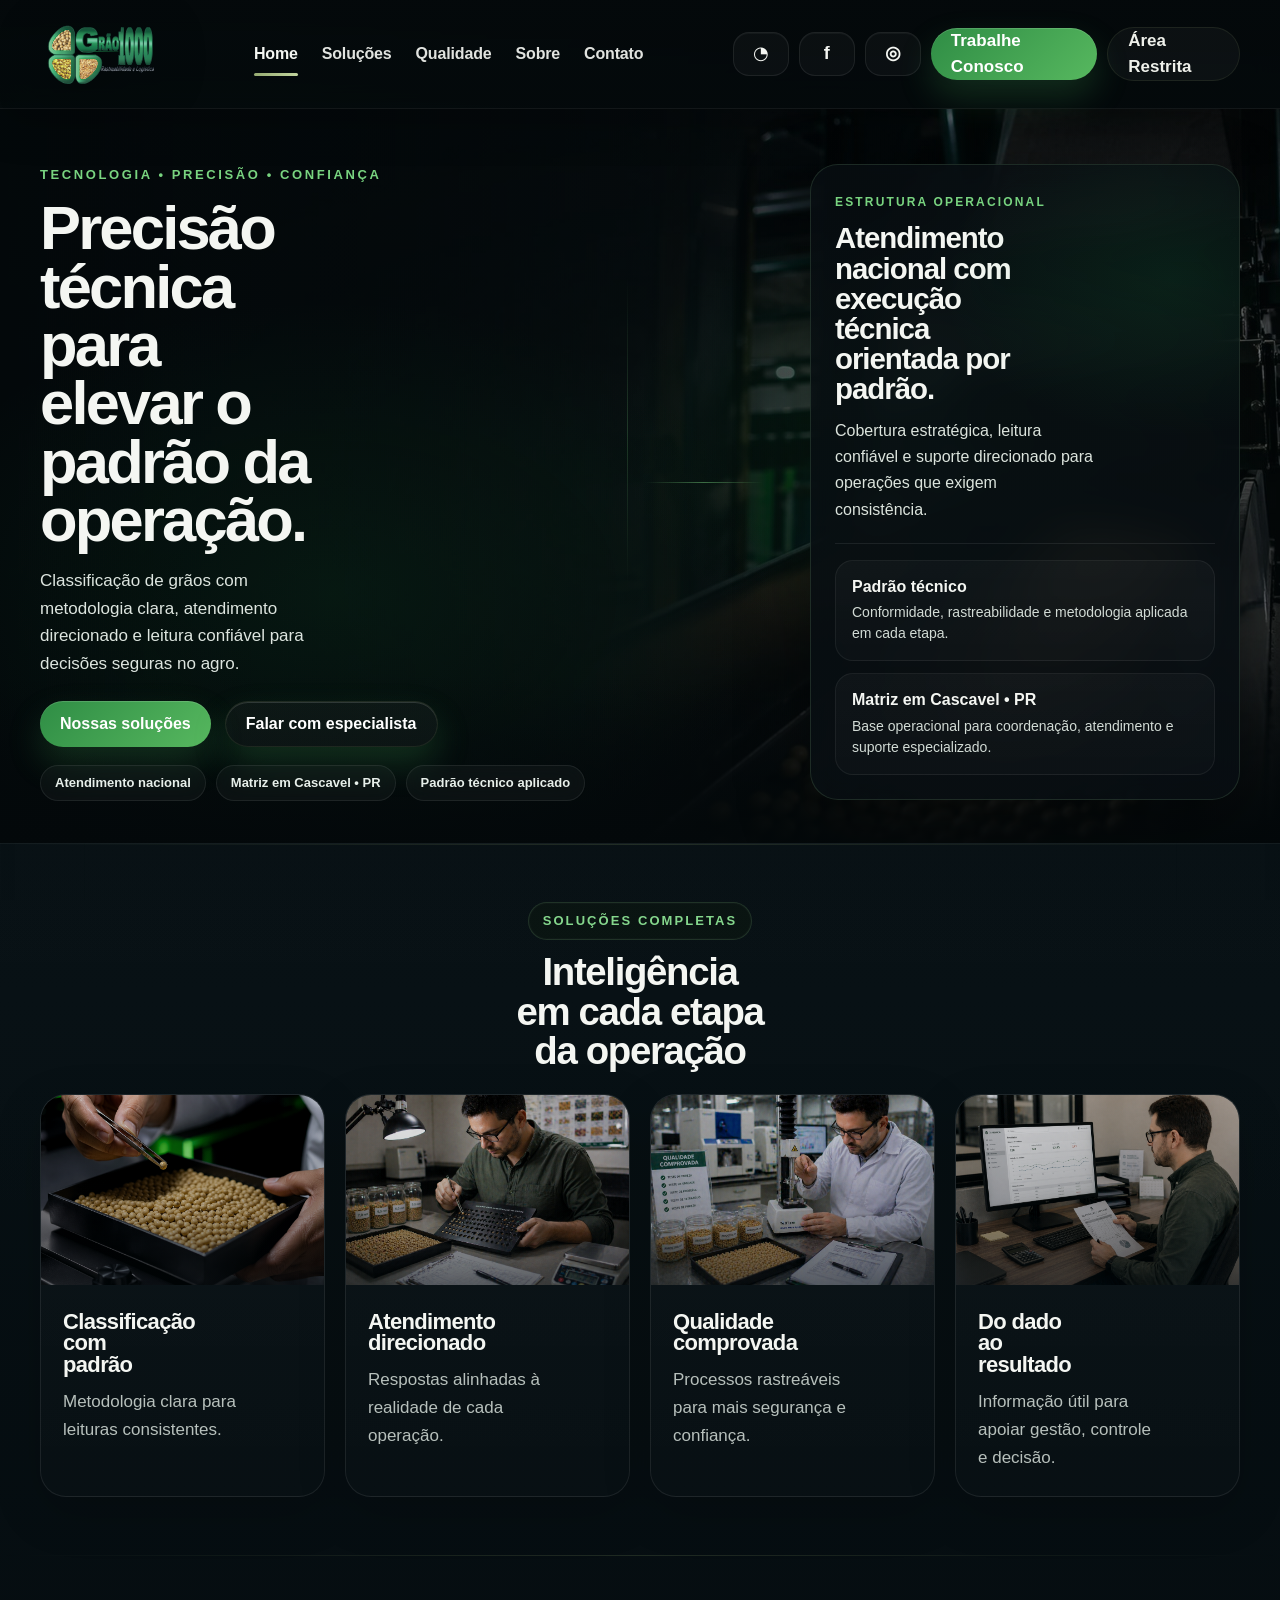
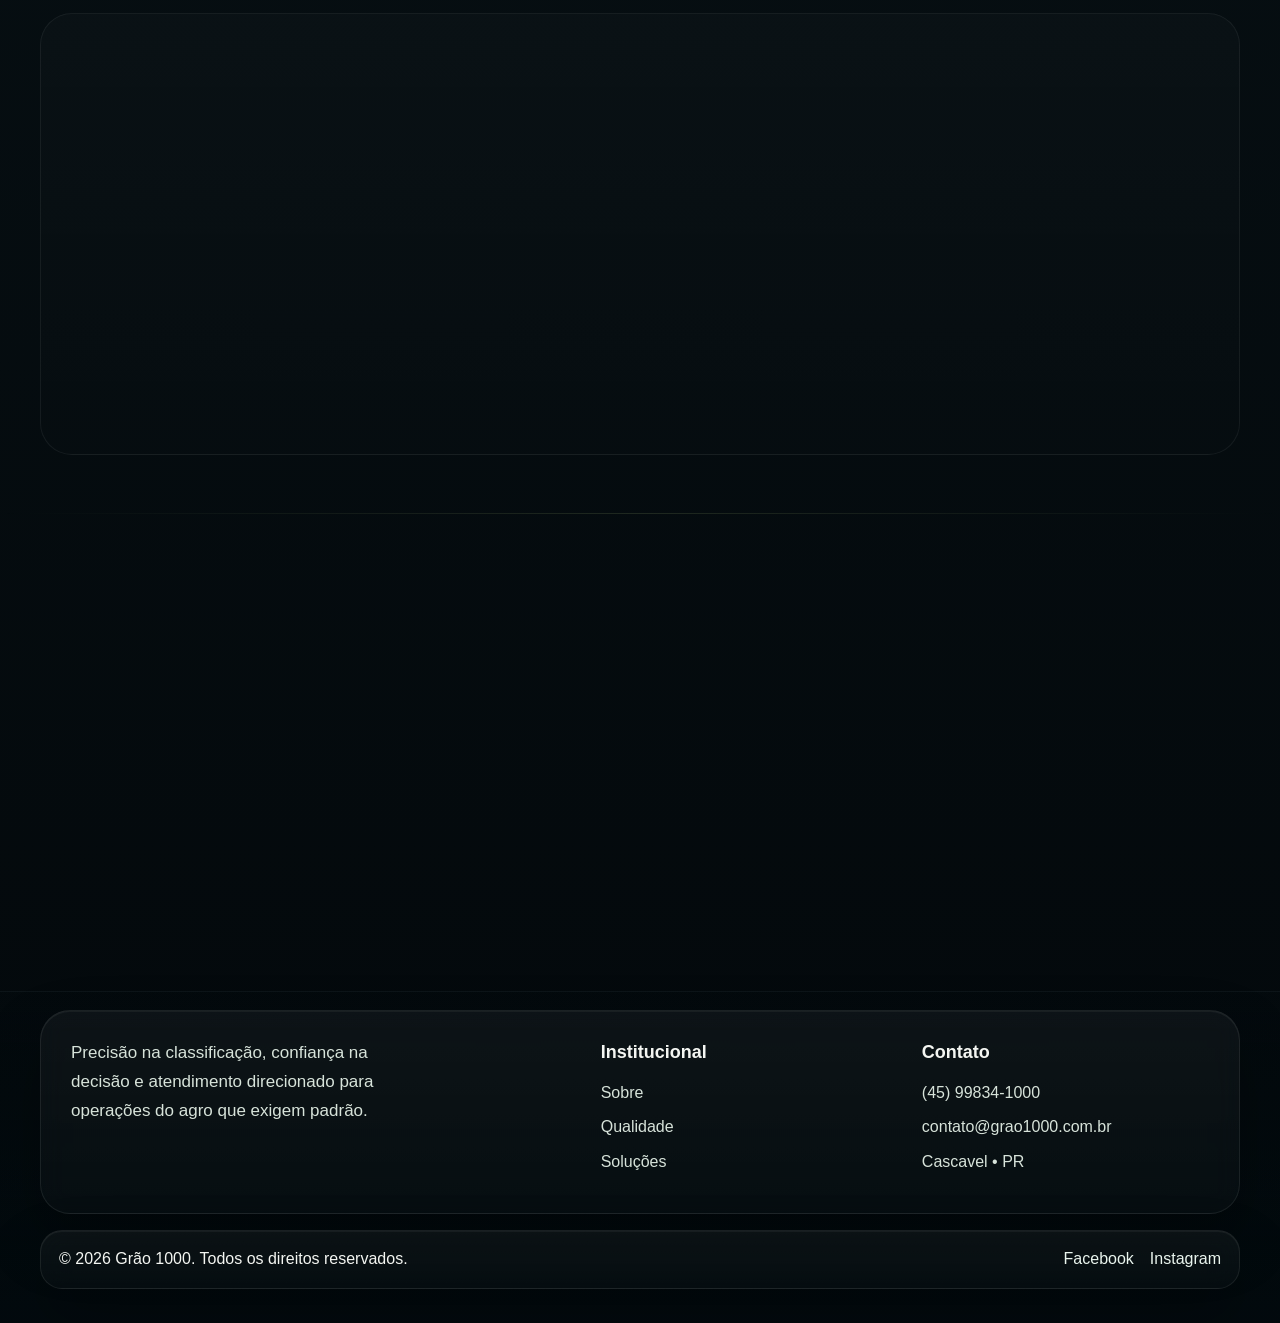
<file: index.html>
<!DOCTYPE html>
<html lang="pt-BR">
<head>
  <meta charset="utf-8"/>
  <meta name="viewport" content="width=device-width, initial-scale=1"/>
  <title>Grão 1000 • Classificação de Grãos com precisão, tecnologia e padrão operacional</title>
  <meta name="description" content="Classificação de grãos com padrão técnico, atendimento direcionado e qualidade confiável para operações do agro em todo o Brasil."/>
  <link rel="icon" href="assets/img/favicon.png"/>
  <link rel="stylesheet" href="assets/css/style.css"/>
</head>
<body class="page-home page-home-refined">
<header class="topbar" id="top">
  <div class="container topbar__inner">
    <a class="brand" href="index.html" aria-label="Grão 1000 - Home">
      <img class="brand__logo" src="assets/img/logo-grao1000.svg" alt="Grão 1000"/>
    </a>
    <nav class="nav" aria-label="Navegação principal">
      <a class="nav__link" data-nav="home" href="index.html">Home</a>
      <a class="nav__link" data-nav="solucoes" href="solucoes.html">Soluções</a>
      <a class="nav__link" data-nav="qualidade" href="qualidade.html">Qualidade</a>
      <a class="nav__link" data-nav="sobre" href="sobre.html">Sobre</a>
      <a class="nav__link" data-nav="contato" href="contato.html">Contato</a>
    </nav>
    <div class="topbar__actions">
      <a class="iconbtn iconbtn--wpp" href="#" id="wppTop" aria-label="WhatsApp"></a>
      <a class="iconbtn iconbtn--fb" href="https://www.facebook.com/grao1000" id="fbTop" rel="noopener" target="_blank" aria-label="Facebook"></a>
      <a class="iconbtn iconbtn--ig" href="https://www.instagram.com/grao.1000" id="igTop" rel="noopener" target="_blank" aria-label="Instagram"></a>
      <a class="pillbtn pillbtn--careers" href="contato.html#trabalhe-conosco">Trabalhe Conosco</a>
      <a class="pillbtn pillbtn--ghost" href="https://grao1000.com.br/painel/" id="painelBtn" aria-label="Área Restrita">Área Restrita</a>
    </div>
    <button class="burger" id="burger" aria-label="Abrir menu"><span></span><span></span><span></span></button>
  </div>
  <div class="mobileNav" id="mobileNav" aria-hidden="true">
    <a href="index.html">Home</a>
    <a href="solucoes.html">Soluções</a>
    <a href="qualidade.html">Qualidade</a>
    <a href="sobre.html">Sobre</a>
    <a href="contato.html">Contato</a>
    <a href="contato.html#trabalhe-conosco">Trabalhe Conosco</a>
    <div class="mobileNav__row">
      <a class="iconbtn iconbtn--wpp" href="#" id="wppTop_m" aria-label="WhatsApp"></a>
      <a class="iconbtn iconbtn--fb" href="https://www.facebook.com/grao1000" id="fbTop_m" rel="noopener" target="_blank" aria-label="Facebook"></a>
      <a class="iconbtn iconbtn--ig" href="https://www.instagram.com/grao.1000" id="igTop_m" rel="noopener" target="_blank" aria-label="Instagram"></a>
    </div>
    <div class="mobileNav__row">
      <a class="pillbtn pillbtn--ghost" href="https://grao1000.com.br/painel/" id="painelBtn_m" aria-label="Área Restrita">Área Restrita</a>
    </div>
  </div>
</header>

<main>
  <section class="heroRefined">
    <div class="heroRefined__bg" aria-hidden="true"></div>
    <div class="heroRefined__ambient" aria-hidden="true"></div>
    <div class="container heroRefined__inner">
      <div class="heroRefined__copy" data-anim>
        <span class="heroRefined__eyebrow">Tecnologia • precisão • confiança</span>
        <h1>Precisão técnica para elevar o padrão da operação.</h1>
        <p>Classificação de grãos com metodologia clara, atendimento direcionado e leitura confiável para decisões seguras no agro.</p>
        <div class="heroRefined__actions">
          <a class="btn btn--primary" href="solucoes.html">Nossas soluções</a>
          <a class="btn btn--ghost" href="contato.html" id="wppCta">Falar com especialista</a>
        </div>
        <div class="heroRefined__proofs">
          <span>Atendimento nacional</span>
          <span>Matriz em Cascavel • PR</span>
          <span>Padrão técnico aplicado</span>
        </div>
      </div>
      <div class="heroRefined__side" data-anim>
        <div class="heroBridgeCard">
          <span class="heroBridgeCard__eyebrow">Estrutura operacional</span>
          <h2>Atendimento nacional com execução técnica orientada por padrão.</h2>
          <p>Cobertura estratégica, leitura confiável e suporte direcionado para operações que exigem consistência.</p>
          <div class="heroBridgeCard__grid">
            <div class="heroBridgeMini">
              <strong>Padrão técnico</strong>
              <span>Conformidade, rastreabilidade e metodologia aplicada em cada etapa.</span>
            </div>
            <div class="heroBridgeMini">
              <strong>Matriz em Cascavel • PR</strong>
              <span>Base operacional para coordenação, atendimento e suporte especializado.</span>
            </div>
          </div>
        </div>
      </div>
    </div>
  </section>

  <section class="section section--compact refinedSolutions">
    <div class="container">
      <div class="refinedHeading center" data-anim>
        <span class="eyebrow">Soluções completas</span>
        <h2>Inteligência em cada etapa da operação</h2>
      </div>
      <div class="refinedCards">
        <article class="refinedCard" data-anim>
          <div class="refinedCard__media" style="background-image:url('assets/img/classificacao-card.jpg')"></div>
          <div class="refinedCard__body">
            <h3>Classificação com padrão</h3>
            <p>Metodologia clara para leituras consistentes.</p>
          </div>
        </article>
        <article class="refinedCard" data-anim>
          <div class="refinedCard__media" style="background-image:url('assets/img/atendimento-card.jpg')"></div>
          <div class="refinedCard__body">
            <h3>Atendimento direcionado</h3>
            <p>Respostas alinhadas à realidade de cada operação.</p>
          </div>
        </article>
        <article class="refinedCard" data-anim>
          <div class="refinedCard__media" style="background-image:url('assets/img/qualidade-card.jpg')"></div>
          <div class="refinedCard__body">
            <h3>Qualidade comprovada</h3>
            <p>Processos rastreáveis para mais segurança e confiança.</p>
          </div>
        </article>
        <article class="refinedCard" data-anim>
          <div class="refinedCard__media" style="background-image:url('assets/img/dados-card.jpg')"></div>
          <div class="refinedCard__body">
            <h3>Do dado ao resultado</h3>
            <p>Informação útil para apoiar gestão, controle e decisão.</p>
          </div>
        </article>
      </div>
    </div>
  </section>

  <section class="section section--compact refinedMapSection">
    <div class="container refinedMapWrap">
      <div class="refinedMapCopy" data-anim>
        <span class="eyebrow">Presença e agilidade</span>
        <h2>Atendimento ágil onde o agro acontece.</h2>
        <ul class="refinedBullets">
          <li>Matriz em Cascavel, no Paraná</li>
          <li>Atendimento nacional</li>
          <li>Agilidade operacional para diferentes fluxos do agro</li>
        </ul>
        <a class="btn btn--primary" href="contato.html#mapa">Ver mapa completo</a>
      </div>
      <div class="refinedMapVisual" data-anim>
        <div class="refinedMapVisual__texture"></div>
        <div class="refinedMapVisual__shape"></div>
        <span class="mapDot mapDot--matriz" title="Cascavel, PR"></span>
        <span class="mapDot mapDot--ba is-soft"></span>
        <span class="mapDot mapDot--pa is-soft"></span>
        <span class="mapDot mapDot--ma is-soft"></span>
        <span class="mapDot mapDot--to is-soft"></span>
        <span class="mapDot mapDot--pi is-soft"></span>
        <span class="mapDot mapDot--go is-soft"></span>
        <span class="mapDot mapDot--sp is-soft"></span>
        <span class="mapDot mapDot--mg is-soft"></span>
        <span class="mapDot mapDot--mt is-soft"></span>
        <span class="mapDot mapDot--ms is-soft"></span>
        <span class="mapDot mapDot--rs is-soft"></span>
        <div class="refinedMapLegend refinedMapLegend--single">
          <span><i></i>Matriz em Cascavel - PR</span>
        </div>
      </div>
    </div>
  </section>

  <section class="section section--compact refinedConfidence">
    <div class="container refinedConfidence__inner">
      <div class="refinedConfidence__media" data-anim></div>
      <div class="refinedConfidence__copy" data-anim>
        <span class="eyebrow">Compromisso que gera valor</span>
        <h2>Mais que classificação, entregamos confiança.</h2>
        <div class="refinedMiniGrid">
          <article>
            <strong>Rigor técnico</strong>
            <p>Critério em cada detalhe.</p>
          </article>
          <article>
            <strong>Conformidade</strong>
            <p>Rastreabilidade e consistência.</p>
          </article>
          <article>
            <strong>Parceria</strong>
            <p>Atuação próxima à operação.</p>
          </article>
        </div>
      </div>
    </div>
  </section>
</main>

<footer class="footer footer--brutal">
  <div class="container footer__inner footer__inner--brutal">
    <div class="footerBrand">
      <p>Precisão na classificação, confiança na decisão e atendimento direcionado para operações do agro que exigem padrão.</p>
    </div>
    <div class="footerCols">
      <div>
        <strong>Institucional</strong>
        <a href="sobre.html">Sobre</a>
        <a href="qualidade.html">Qualidade</a>
        <a href="solucoes.html">Soluções</a>
      </div>
      <div>
        <strong>Contato</strong>
        <a href="tel:+5545998341000">(45) 99834-1000</a>
        <a href="mailto:contato@grao1000.com.br">contato@grao1000.com.br</a>
        <span>Cascavel • PR</span>
      </div>
    </div>
  </div>
  <div class="container footer__bottom footer__bottom--brutal">
    <span>© 2026 Grão 1000. Todos os direitos reservados.</span>
    <div class="footer__socials">
      <a href="https://www.facebook.com/grao1000" target="_blank" rel="noopener">Facebook</a>
      <a href="https://www.instagram.com/grao.1000" target="_blank" rel="noopener">Instagram</a>
    </div>
  </div>
</footer>
<script src="assets/js/main.js"></script>
</body>
</html>
</file>
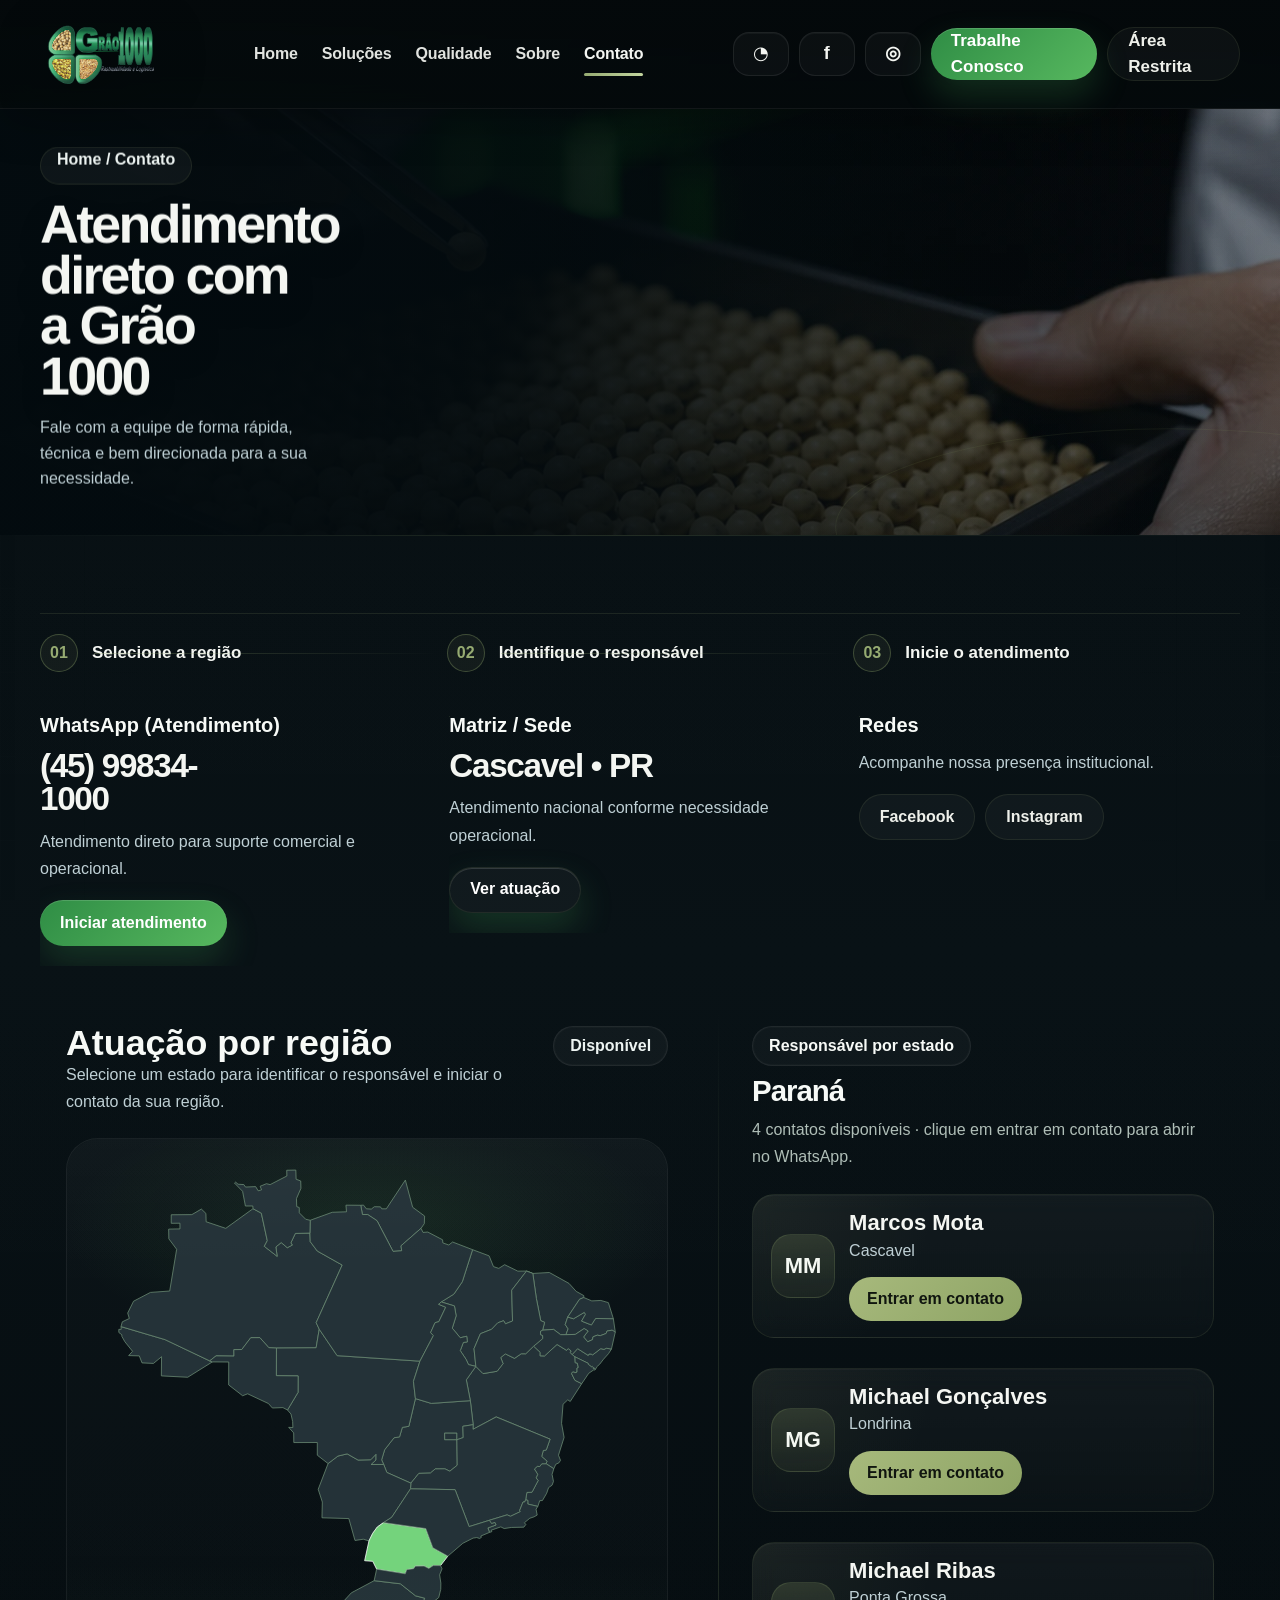
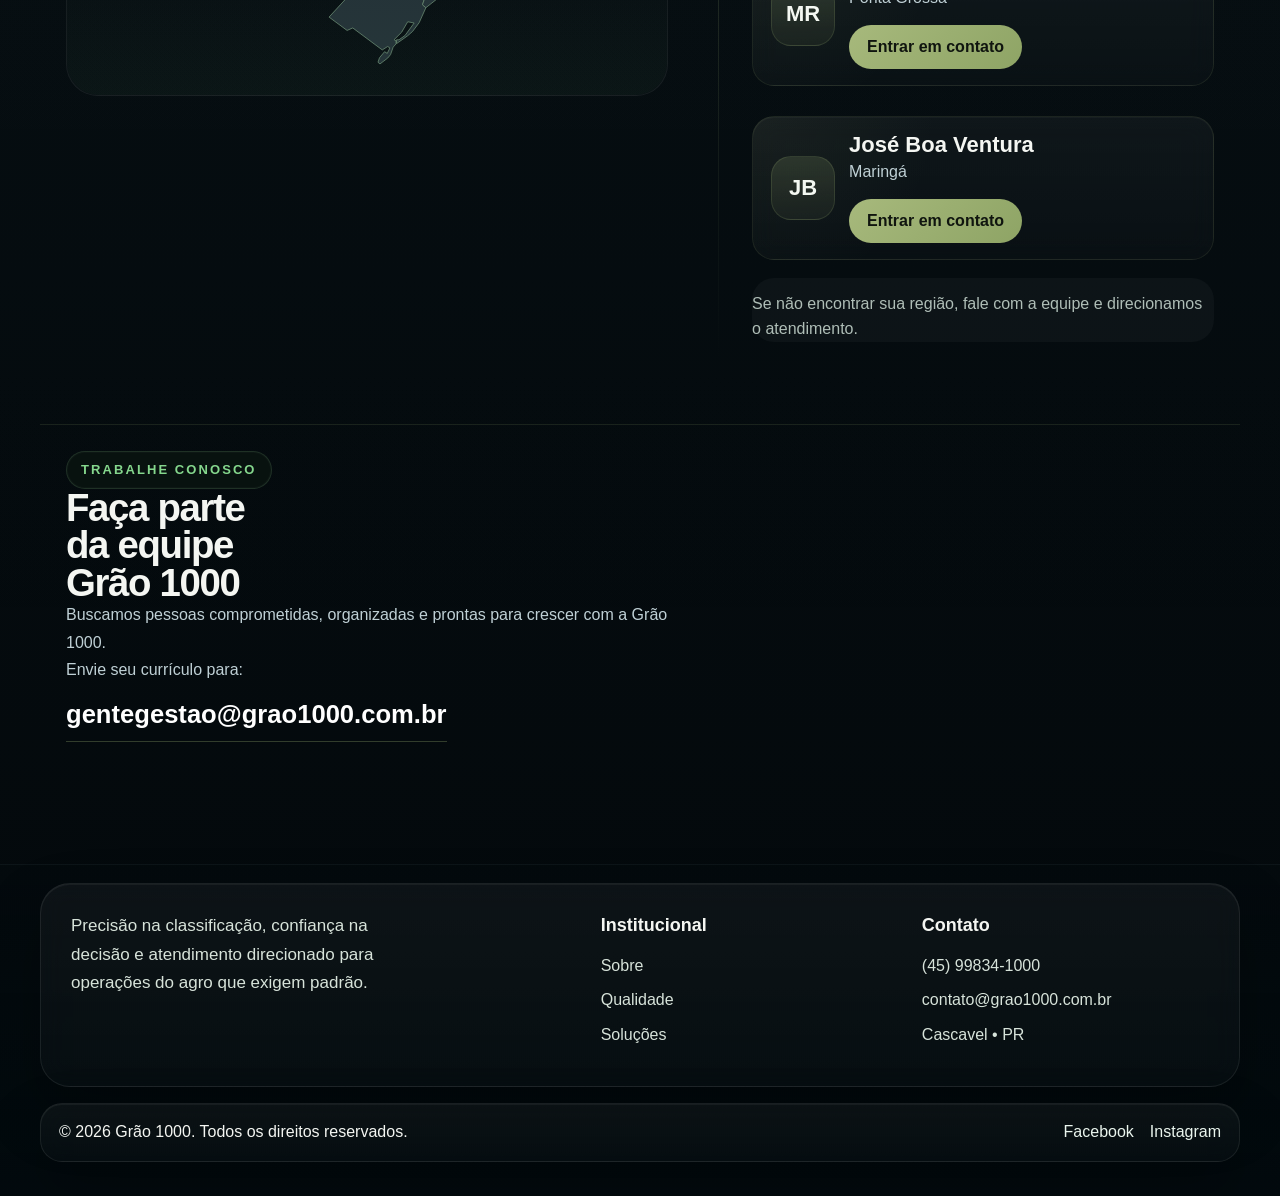
<file: contato.html>
<!DOCTYPE html>

<html lang="pt-BR">
<head>
<meta charset="utf-8"/>
<meta content="width=device-width, initial-scale=1" name="viewport"/>
<title>Grão 1000 • Qualidade • Rastreabilidade • Pós-colheita</title>
<meta content="Serviços técnicos de classificação, amostragem, supervisão e rastreabilidade de grãos (soja, milho, trigo, sorgo). Atendimento Brasil." name="description"/>
<link href="assets/img/favicon.png" rel="icon"/>
<link href="assets/css/style.css" rel="stylesheet"/>
</head>
<body class="page-contato">
<header class="topbar" id="top">
<div class="container topbar__inner">
<a aria-label="Grão 1000 - Home" class="brand" href="index.html">
<img alt="Grão 1000" class="brand__logo" src="assets/img/logo-grao1000.svg"/>

</a>
<nav aria-label="Navegação principal" class="nav">
<a class="nav__link" data-nav="home" href="index.html">Home</a>
<a class="nav__link" data-nav="solucoes" href="solucoes.html">Soluções</a>
<a class="nav__link" data-nav="qualidade" href="qualidade.html">Qualidade</a>
<a class="nav__link" data-nav="sobre" href="sobre.html">Sobre</a>
<a class="nav__link" data-nav="contato" href="contato.html">Contato</a>
</nav>
<div class="topbar__actions">
<a aria-label="WhatsApp" class="iconbtn iconbtn--wpp" href="#" id="wppTop"></a>
<a aria-label="Facebook" class="iconbtn iconbtn--fb" href="https://www.facebook.com/grao1000" id="fbTop" rel="noopener" target="_blank"></a>
<a aria-label="Instagram" class="iconbtn iconbtn--ig" href="https://www.instagram.com/grao.1000" id="igTop" rel="noopener" target="_blank"></a>
<a class="pillbtn pillbtn--careers" href="contato.html#trabalhe-conosco">Trabalhe Conosco</a>
<a class="pillbtn pillbtn--ghost" href="https://grao1000.com.br/painel/" id="painelBtn" aria-label="Área Restrita">Área Restrita</a>
</div>
<button aria-label="Abrir menu" class="burger" id="burger">
<span></span><span></span><span></span>
</button>
</div>
<div aria-hidden="true" class="mobileNav" id="mobileNav">
<a href="index.html">Home</a>
<a href="solucoes.html">Soluções</a>
<a href="qualidade.html">Qualidade</a>
<a href="sobre.html">Sobre</a>
<a href="contato.html">Contato</a>
<a href="contato.html#trabalhe-conosco">Trabalhe Conosco</a>

<div class="mobileNav__row">
<a aria-label="WhatsApp" class="iconbtn iconbtn--wpp" href="#" id="wppTop_m"></a>
<a aria-label="Facebook" class="iconbtn iconbtn--fb" href="https://www.facebook.com/grao1000" id="fbTop_m" rel="noopener" target="_blank"></a>
<a aria-label="Instagram" class="iconbtn iconbtn--ig" href="https://www.instagram.com/grao.1000" id="igTop_m" rel="noopener" target="_blank"></a>
</div>
<div class="mobileNav__row">
<a class="pillbtn pillbtn--ghost" href="https://grao1000.com.br/painel/" id="painelBtn_m" aria-label="Área Restrita">Área Restrita</a>
</div>
</div>
</header>
<main>
<section class="pageHero pageHero--contact">
<div class="container">
<div class="breadcrumb">Home / Contato</div>
<h1>Atendimento direto com a Grão 1000</h1>
<p class="muted">Fale com a equipe de forma rápida, técnica e bem direcionada para a sua necessidade.</p>
</div>
</section>
<section class="section section--field section--contactMain">
<div class="container">
<div class="grid3">
<div class="infoCard">
<div class="infoCard__title">WhatsApp (Atendimento)</div>
<div class="infoCard__big">(45) 99834-1000</div>
<div class="muted">Atendimento direto para suporte comercial e operacional.</div>
<div class="infoCard__actions">
<a class="btn" href="#" id="wppCta">Iniciar atendimento</a>
</div>
</div>
<div class="infoCard">
<div class="infoCard__title">Matriz / Sede</div>
<div class="infoCard__big">Cascavel • PR</div>
<div class="muted">Atendimento nacional conforme necessidade operacional.</div>
<div class="infoCard__actions">
<a class="btn btn--ghost" href="#mapa">Ver atuação</a>
</div>
</div>
<div class="infoCard">
<div class="infoCard__title">Redes</div>
<div class="muted">Acompanhe nossa presença institucional.</div>
<div class="pillRow">
<a class="pill" href="#" id="fbLink">Facebook</a>
<a class="pill" href="#" id="igLink">Instagram</a>
</div>
</div>
</div>
<div class="miniFlow" data-anim>
  <div class="miniFlow__item"><span>01</span><strong>Selecione a região</strong></div>
  <div class="miniFlow__item"><span>02</span><strong>Identifique o responsável</strong></div>
  <div class="miniFlow__item"><span>03</span><strong>Inicie o atendimento</strong></div>
</div>
<div class="mapWrap" id="mapa">
<div class="mapLeft">
<div class="mapHead">
<div>
<div class="mapTitle">Atuação por região</div>
<div class="muted">Selecione um estado para identificar o responsável e iniciar o contato da sua região.</div>
</div>
<span class="badge">Disponível</span>
</div>
<div aria-label="Atuação por região (interativo)" class="mapCanvas" id="brMap"></div>
</div>
<div class="mapRight">
<div class="panelTag">Responsável por estado</div>
<h3 id="stateTitle">Selecione um estado</h3>
<div class="muted" id="stateHint">Selecione um estado para ver o responsável e iniciar o atendimento.</div>
<div class="contactsList" id="stateContacts"></div>
<div class="panelNote">
            Se não encontrar sua região, fale com a equipe e direcionamos o atendimento.
          </div>
</div>
</div><div class="careerCallout" id="trabalhe-conosco">
<span class="eyebrow">Trabalhe Conosco</span>
<h2>Faça parte da equipe Grão 1000</h2>
<p class="muted">Buscamos pessoas comprometidas, organizadas e prontas para crescer com a Grão 1000.</p>
<p class="muted">Envie seu currículo para:</p>
<a class="careerCallout__email" href="mailto:gentegestao@grao1000.com.br">gentegestao@grao1000.com.br</a>
</div>

</div>
</section>
</main>
<footer class="footer footer--brutal">
  <div class="container footer__inner footer__inner--brutal">
    <div class="footerBrand">
      <p>Precisão na classificação, confiança na decisão e atendimento direcionado para operações do agro que exigem padrão.</p>
    </div>
    <div class="footerCols">
      <div>
        <strong>Institucional</strong>
        <a href="sobre.html">Sobre</a>
        <a href="qualidade.html">Qualidade</a>
        <a href="solucoes.html">Soluções</a>
      </div>
      <div>
        <strong>Contato</strong>
        <a href="tel:+5545998341000">(45) 99834-1000</a>
        <a href="mailto:contato@grao1000.com.br">contato@grao1000.com.br</a>
        <span>Cascavel • PR</span>
      </div>
    </div>
  </div>
  <div class="container footer__bottom footer__bottom--brutal">
    <span>© 2026 Grão 1000. Todos os direitos reservados.</span>
    <div class="footer__socials">
      <a href="https://www.facebook.com/grao1000" target="_blank" rel="noopener">Facebook</a>
      <a href="https://www.instagram.com/grao.1000" target="_blank" rel="noopener">Instagram</a>
    </div>
  </div>
</footer>
<script src="assets/js/data/responsaveis-mapa.js"></script>
<script src="assets/js/main.js"></script>
</body>
</html>
</file>
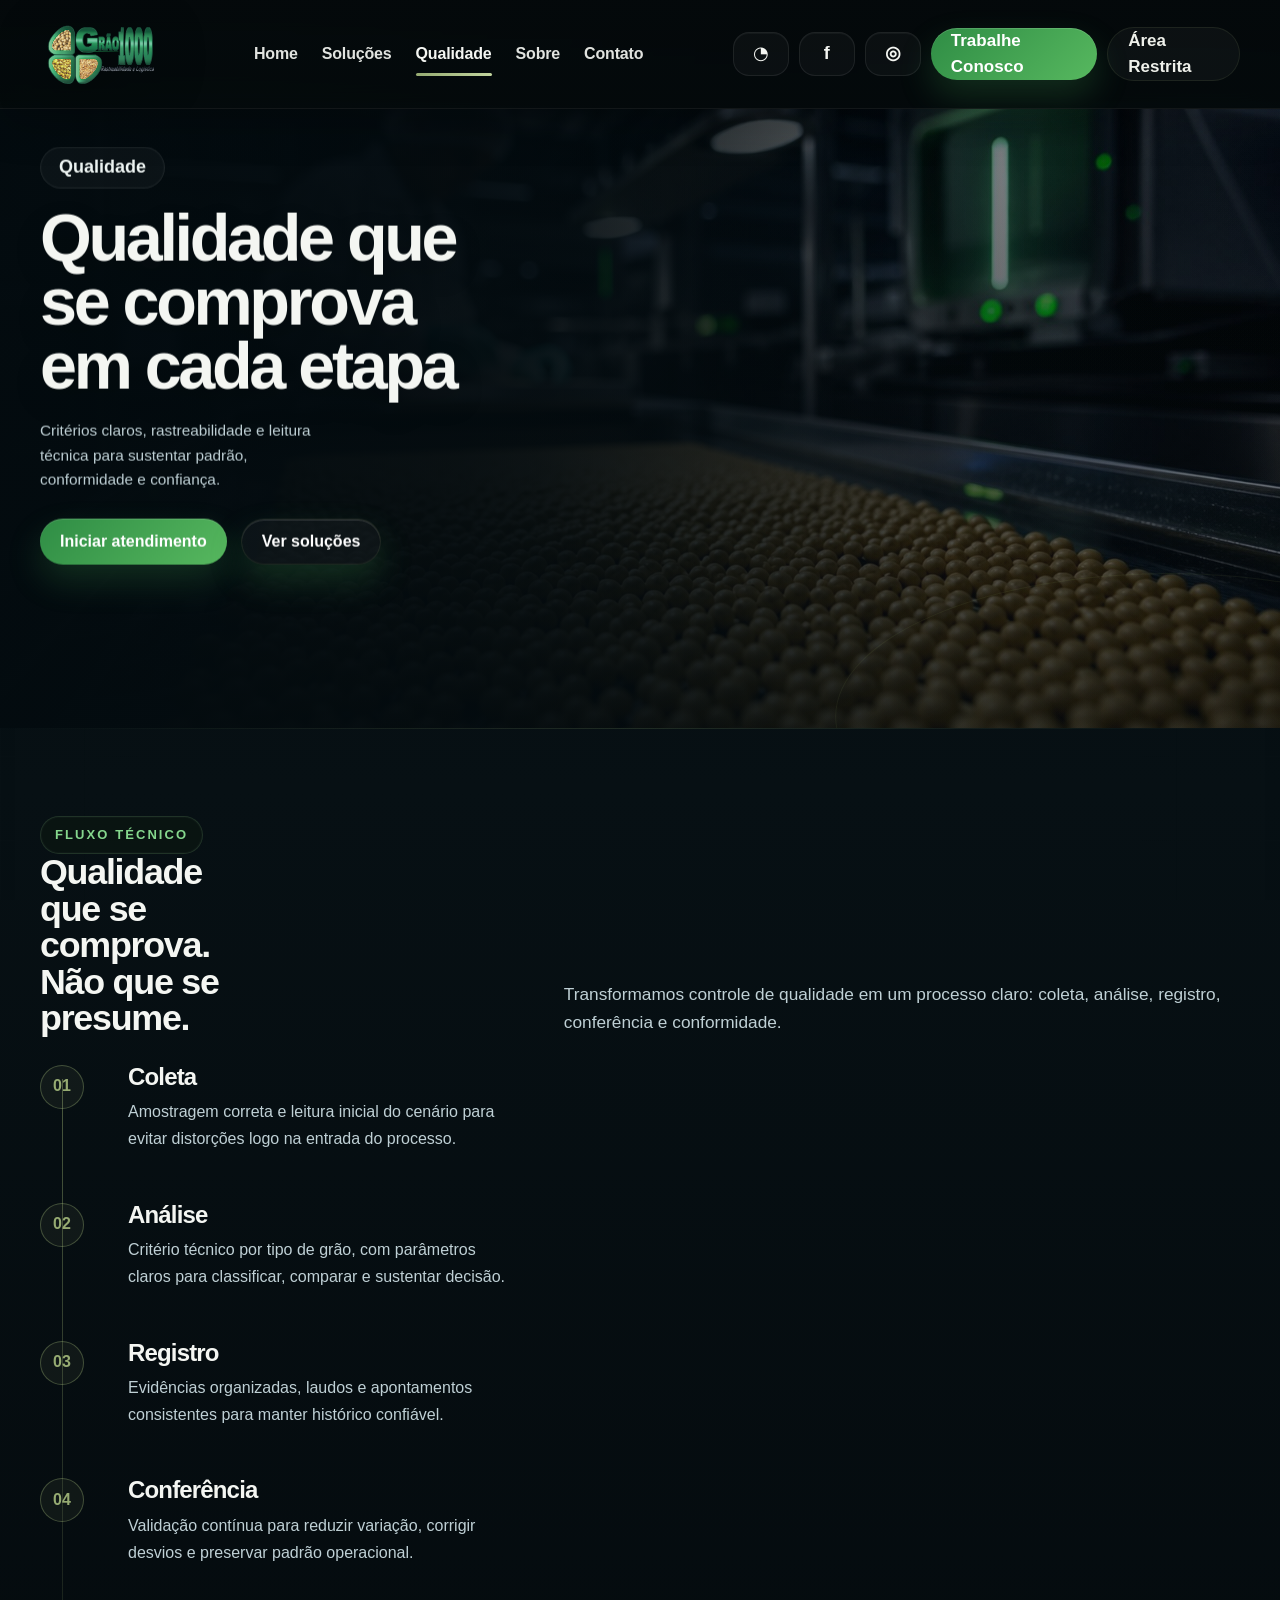
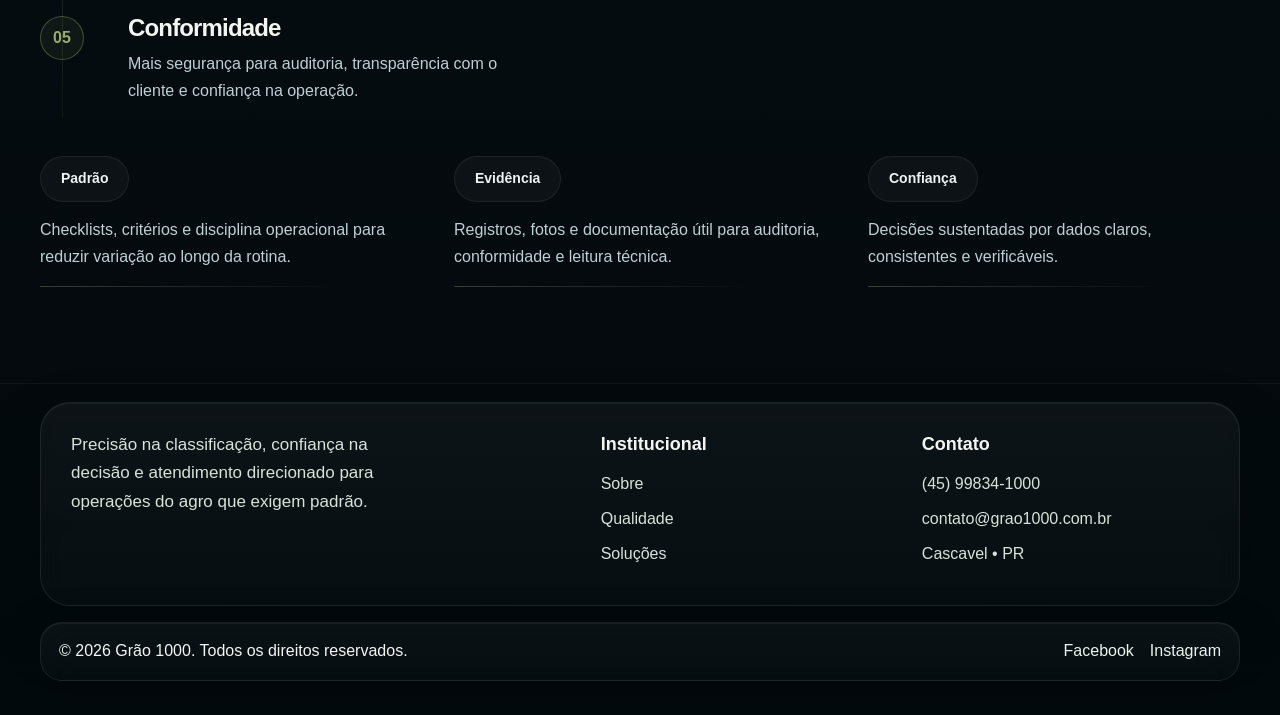
<file: qualidade.html>
<!DOCTYPE html>

<html lang="pt-BR">
<head>
<meta charset="utf-8"/>
<meta content="width=device-width, initial-scale=1" name="viewport"/>
<title>Qualidade | Grão 1000</title>
<meta content="Soluções técnicas e operacionais para pós-colheita: classificação, controle de qualidade, rastreabilidade e supervisão. Atendimento Brasil." name="description"/>
<link href="assets/img/favicon.png" rel="icon"/>
<link href="assets/css/style.css" rel="stylesheet"/>
</head>
<body class="page-qualidade">
<header class="topbar" id="top">
<div class="container topbar__inner">
<a aria-label="Grão 1000 - Home" class="brand" href="index.html">
<img alt="Grão 1000" class="brand__logo" src="assets/img/logo-grao1000.svg"/>

</a>
<nav aria-label="Navegação principal" class="nav">
<a class="nav__link" data-nav="home" href="index.html">Home</a>
<a class="nav__link" data-nav="solucoes" href="solucoes.html">Soluções</a>
<a class="nav__link" data-nav="qualidade" href="qualidade.html">Qualidade</a>
<a class="nav__link" data-nav="sobre" href="sobre.html">Sobre</a>
<a class="nav__link" data-nav="contato" href="contato.html">Contato</a>
</nav>
<div class="topbar__actions">
<a aria-label="WhatsApp" class="iconbtn iconbtn--wpp" href="#" id="wppTop"></a>
<a aria-label="Facebook" class="iconbtn iconbtn--fb" href="https://www.facebook.com/grao1000" id="fbTop" rel="noopener" target="_blank"></a>
<a aria-label="Instagram" class="iconbtn iconbtn--ig" href="https://www.instagram.com/grao.1000" id="igTop" rel="noopener" target="_blank"></a>
<a class="pillbtn pillbtn--careers" href="contato.html#trabalhe-conosco">Trabalhe Conosco</a>
<a class="pillbtn pillbtn--ghost" href="https://grao1000.com.br/painel/" id="painelBtn" aria-label="Área Restrita">Área Restrita</a>
</div>
<button aria-label="Abrir menu" class="burger" id="burger">
<span></span><span></span><span></span>
</button>
</div>
<div aria-hidden="true" class="mobileNav" id="mobileNav">
<a href="index.html">Home</a>
<a href="solucoes.html">Soluções</a>
<a href="qualidade.html">Qualidade</a>
<a href="sobre.html">Sobre</a>
<a href="contato.html">Contato</a>
<a href="contato.html#trabalhe-conosco">Trabalhe Conosco</a>

<div class="mobileNav__row">
<a aria-label="WhatsApp" class="iconbtn iconbtn--wpp" href="#" id="wppTop_m"></a>
<a aria-label="Facebook" class="iconbtn iconbtn--fb" href="https://www.facebook.com/grao1000" id="fbTop_m" rel="noopener" target="_blank"></a>
<a aria-label="Instagram" class="iconbtn iconbtn--ig" href="https://www.instagram.com/grao.1000" id="igTop_m" rel="noopener" target="_blank"></a>
</div>
<div class="mobileNav__row">
<a class="pillbtn pillbtn--ghost" href="https://grao1000.com.br/painel/" id="painelBtn_m" aria-label="Área Restrita">Área Restrita</a>
</div>
</div>
</header>
<main>
<section class="hero hero--service">
<div class="container">
<div class="hero__content hero__content--single">
<div class="hero__copy">
<div class="kicker">Qualidade</div>
<h1>Qualidade que se comprova em cada etapa</h1>
<p class="lead">Critérios claros, rastreabilidade e leitura técnica para sustentar padrão, conformidade e confiança.</p>
<div class="hero__actions">
<a class="btn btn--primary" href="contato.html">Iniciar atendimento</a>
<a class="btn btn--ghost" href="solucoes.html#servicos">Ver soluções</a>
</div>
</div>
</div>
</div>
</section>
<section class="section section--qualityEditorial">
<div class="container">
  <div class="qualityIntro">
    <div>
      <span class="eyebrow">Fluxo técnico</span>
      <h2>Qualidade que se comprova. Não que se presume.</h2>
    </div>
    <p class="lead">Transformamos controle de qualidade em um processo claro: coleta, análise, registro, conferência e conformidade.</p>
  </div>
  <div class="flowVertical" data-anim>
    <article class="flowVertical__item">
      <span class="flowVertical__step">01</span>
      <div>
        <h3>Coleta</h3>
        <p>Amostragem correta e leitura inicial do cenário para evitar distorções logo na entrada do processo.</p>
      </div>
    </article>
    <article class="flowVertical__item">
      <span class="flowVertical__step">02</span>
      <div>
        <h3>Análise</h3>
        <p>Critério técnico por tipo de grão, com parâmetros claros para classificar, comparar e sustentar decisão.</p>
      </div>
    </article>
    <article class="flowVertical__item">
      <span class="flowVertical__step">03</span>
      <div>
        <h3>Registro</h3>
        <p>Evidências organizadas, laudos e apontamentos consistentes para manter histórico confiável.</p>
      </div>
    </article>
    <article class="flowVertical__item">
      <span class="flowVertical__step">04</span>
      <div>
        <h3>Conferência</h3>
        <p>Validação contínua para reduzir variação, corrigir desvios e preservar padrão operacional.</p>
      </div>
    </article>
    <article class="flowVertical__item">
      <span class="flowVertical__step">05</span>
      <div>
        <h3>Conformidade</h3>
        <p>Mais segurança para auditoria, transparência com o cliente e confiança na operação.</p>
      </div>
    </article>
  </div>
  <div class="qualityColumns" data-anim>
    <div>
      <span class="chip">Padrão</span>
      <p>Checklists, critérios e disciplina operacional para reduzir variação ao longo da rotina.</p>
    </div>
    <div>
      <span class="chip">Evidência</span>
      <p>Registros, fotos e documentação útil para auditoria, conformidade e leitura técnica.</p>
    </div>
    <div>
      <span class="chip">Confiança</span>
      <p>Decisões sustentadas por dados claros, consistentes e verificáveis.</p>
    </div>
  </div>
</div>
</section>
</main>
<footer class="footer footer--brutal">
  <div class="container footer__inner footer__inner--brutal">
    <div class="footerBrand">
      <p>Precisão na classificação, confiança na decisão e atendimento direcionado para operações do agro que exigem padrão.</p>
    </div>
    <div class="footerCols">
      <div>
        <strong>Institucional</strong>
        <a href="sobre.html">Sobre</a>
        <a href="qualidade.html">Qualidade</a>
        <a href="solucoes.html">Soluções</a>
      </div>
      <div>
        <strong>Contato</strong>
        <a href="tel:+5545998341000">(45) 99834-1000</a>
        <a href="mailto:contato@grao1000.com.br">contato@grao1000.com.br</a>
        <span>Cascavel • PR</span>
      </div>
    </div>
  </div>
  <div class="container footer__bottom footer__bottom--brutal">
    <span>© 2026 Grão 1000. Todos os direitos reservados.</span>
    <div class="footer__socials">
      <a href="https://www.facebook.com/grao1000" target="_blank" rel="noopener">Facebook</a>
      <a href="https://www.instagram.com/grao.1000" target="_blank" rel="noopener">Instagram</a>
    </div>
  </div>
</footer>
<script src="assets/js/data/responsaveis-mapa.js"></script>
<script src="assets/js/main.js"></script>
</body>
</html>
</file>
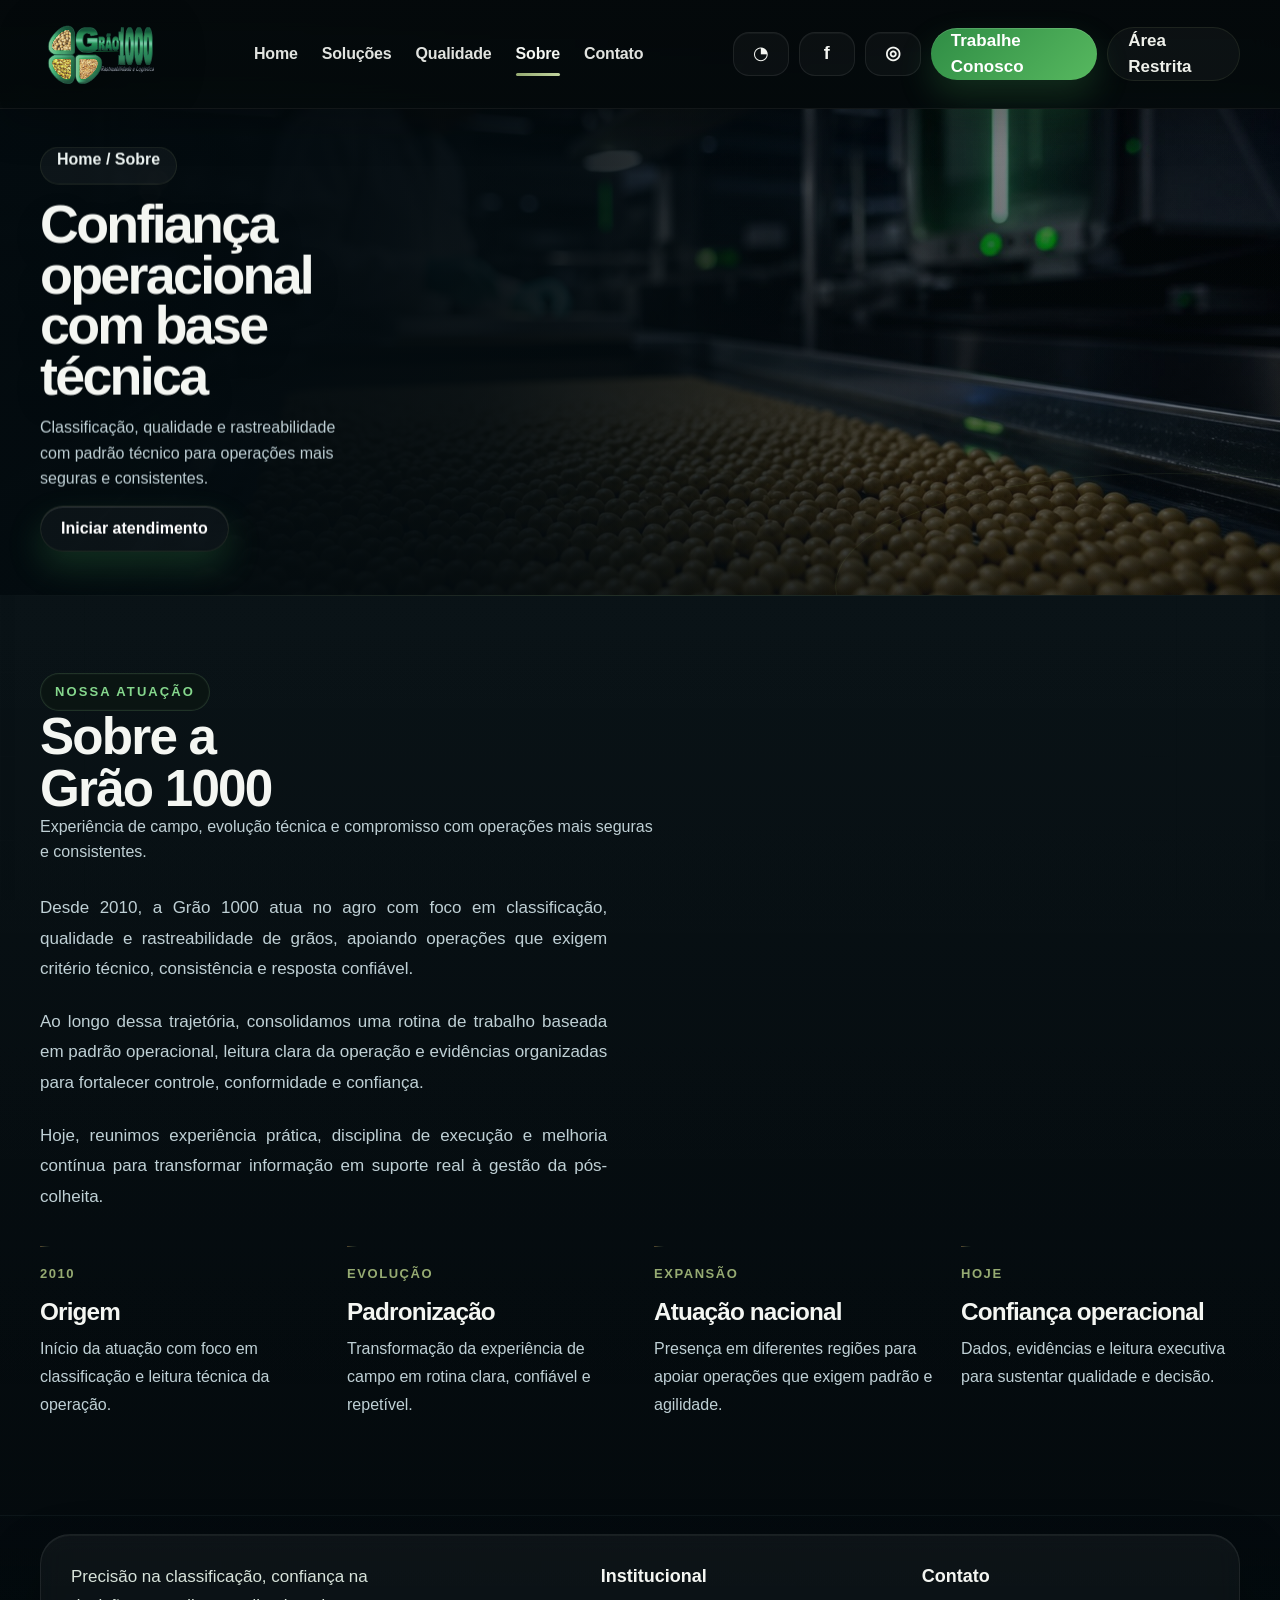
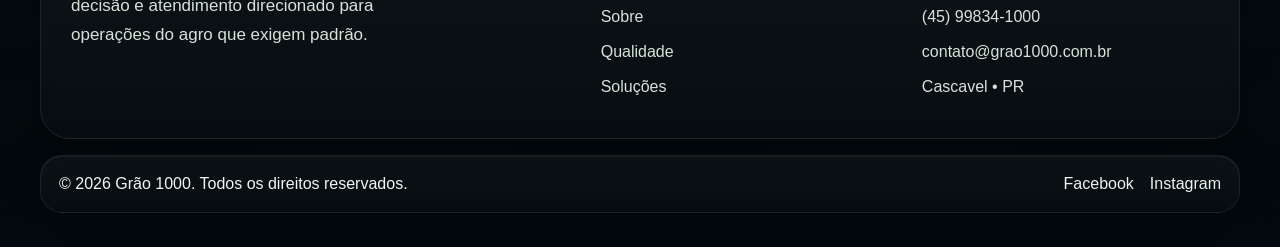
<file: sobre.html>
<!DOCTYPE html>

<html lang="pt-BR">
<head>
<meta charset="utf-8"/>
<meta content="width=device-width, initial-scale=1" name="viewport"/>
<title>Sobre | Grão 1000</title>
<meta content="Conheça a Grão 1000: atuação nacional em pós-colheita, qualidade e rastreabilidade de grãos. Matriz em Cascavel-PR." name="description"/>
<link href="assets/img/favicon.png" rel="icon"/>
<link href="assets/css/style.css" rel="stylesheet"/>
</head>
<body class="page-sobre">
<header class="topbar" id="top">
<div class="container topbar__inner">
<a aria-label="Grão 1000 - Home" class="brand" href="index.html">
<img alt="Grão 1000" class="brand__logo" src="assets/img/logo-grao1000.svg"/>

</a>
<nav aria-label="Navegação principal" class="nav">
<a class="nav__link" data-nav="home" href="index.html">Home</a>
<a class="nav__link" data-nav="solucoes" href="solucoes.html">Soluções</a>
<a class="nav__link" data-nav="qualidade" href="qualidade.html">Qualidade</a>
<a class="nav__link" data-nav="sobre" href="sobre.html">Sobre</a>
<a class="nav__link" data-nav="contato" href="contato.html">Contato</a>
</nav>
<div class="topbar__actions">
<a aria-label="WhatsApp" class="iconbtn iconbtn--wpp" href="#" id="wppTop"></a>
<a aria-label="Facebook" class="iconbtn iconbtn--fb" href="https://www.facebook.com/grao1000" id="fbTop" rel="noopener" target="_blank"></a>
<a aria-label="Instagram" class="iconbtn iconbtn--ig" href="https://www.instagram.com/grao.1000" id="igTop" rel="noopener" target="_blank"></a>
<a class="pillbtn pillbtn--careers" href="contato.html#trabalhe-conosco">Trabalhe Conosco</a>
<a class="pillbtn pillbtn--ghost" href="https://grao1000.com.br/painel/" id="painelBtn" aria-label="Área Restrita">Área Restrita</a>
</div>
<button aria-label="Abrir menu" class="burger" id="burger">
<span></span><span></span><span></span>
</button>
</div>
<div aria-hidden="true" class="mobileNav" id="mobileNav">
<a href="index.html">Home</a>
<a href="solucoes.html">Soluções</a>
<a href="qualidade.html">Qualidade</a>
<a href="sobre.html">Sobre</a>
<a href="contato.html">Contato</a>
<a href="contato.html#trabalhe-conosco">Trabalhe Conosco</a>

<div class="mobileNav__row">
<a aria-label="WhatsApp" class="iconbtn iconbtn--wpp" href="#" id="wppTop_m"></a>
<a aria-label="Facebook" class="iconbtn iconbtn--fb" href="https://www.facebook.com/grao1000" id="fbTop_m" rel="noopener" target="_blank"></a>
<a aria-label="Instagram" class="iconbtn iconbtn--ig" href="https://www.instagram.com/grao.1000" id="igTop_m" rel="noopener" target="_blank"></a>
</div>
<div class="mobileNav__row">
<a class="pillbtn pillbtn--ghost" href="https://grao1000.com.br/painel/" id="painelBtn_m" aria-label="Área Restrita">Área Restrita</a>
</div>
</div>
</header>
<main>
<section class="pageHero pageHero--about">
<div class="container">
<div class="breadcrumb">Home / Sobre</div>
<h1>Confiança operacional com base técnica</h1>
<p class="muted">Classificação, qualidade e rastreabilidade com padrão técnico para operações mais seguras e consistentes.</p>
<div class="hero__cta" style="margin-top:14px">
<a class="btn btn--ghost" href="contato.html">Iniciar atendimento</a>
</div>
</div>
</section>
<section class="section section--field">
<div class="container">
<div class="sectionHead">
<div>
<span class="eyebrow">Nossa atuação</span>
<h2>Sobre a Grão 1000</h2>
<p class="muted">Experiência de campo, evolução técnica e compromisso com operações mais seguras e consistentes.</p>
</div>
</div>
<div class="richTextBlock richTextBlock--justify richTextBlock--narrow">
<p>Desde 2010, a Grão 1000 atua no agro com foco em classificação, qualidade e rastreabilidade de grãos, apoiando operações que exigem critério técnico, consistência e resposta confiável.</p>
<p>Ao longo dessa trajetória, consolidamos uma rotina de trabalho baseada em padrão operacional, leitura clara da operação e evidências organizadas para fortalecer controle, conformidade e confiança.</p>
<p>Hoje, reunimos experiência prática, disciplina de execução e melhoria contínua para transformar informação em suporte real à gestão da pós-colheita.</p>
</div>
<div class="aboutTimeline" data-anim>
  <article>
    <span class="aboutTimeline__year">2010</span>
    <h3>Origem</h3>
    <p>Início da atuação com foco em classificação e leitura técnica da operação.</p>
  </article>
  <article>
    <span class="aboutTimeline__year">Evolução</span>
    <h3>Padronização</h3>
    <p>Transformação da experiência de campo em rotina clara, confiável e repetível.</p>
  </article>
  <article>
    <span class="aboutTimeline__year">Expansão</span>
    <h3>Atuação nacional</h3>
    <p>Presença em diferentes regiões para apoiar operações que exigem padrão e agilidade.</p>
  </article>
  <article>
    <span class="aboutTimeline__year">Hoje</span>
    <h3>Confiança operacional</h3>
    <p>Dados, evidências e leitura executiva para sustentar qualidade e decisão.</p>
  </article>
</div>
</div>
</section>
</main>
<footer class="footer footer--brutal">
  <div class="container footer__inner footer__inner--brutal">
    <div class="footerBrand">
      <p>Precisão na classificação, confiança na decisão e atendimento direcionado para operações do agro que exigem padrão.</p>
    </div>
    <div class="footerCols">
      <div>
        <strong>Institucional</strong>
        <a href="sobre.html">Sobre</a>
        <a href="qualidade.html">Qualidade</a>
        <a href="solucoes.html">Soluções</a>
      </div>
      <div>
        <strong>Contato</strong>
        <a href="tel:+5545998341000">(45) 99834-1000</a>
        <a href="mailto:contato@grao1000.com.br">contato@grao1000.com.br</a>
        <span>Cascavel • PR</span>
      </div>
    </div>
  </div>
  <div class="container footer__bottom footer__bottom--brutal">
    <span>© 2026 Grão 1000. Todos os direitos reservados.</span>
    <div class="footer__socials">
      <a href="https://www.facebook.com/grao1000" target="_blank" rel="noopener">Facebook</a>
      <a href="https://www.instagram.com/grao.1000" target="_blank" rel="noopener">Instagram</a>
    </div>
  </div>
</footer>
<script src="assets/js/main.js"></script>
</body>
</html>
</file>
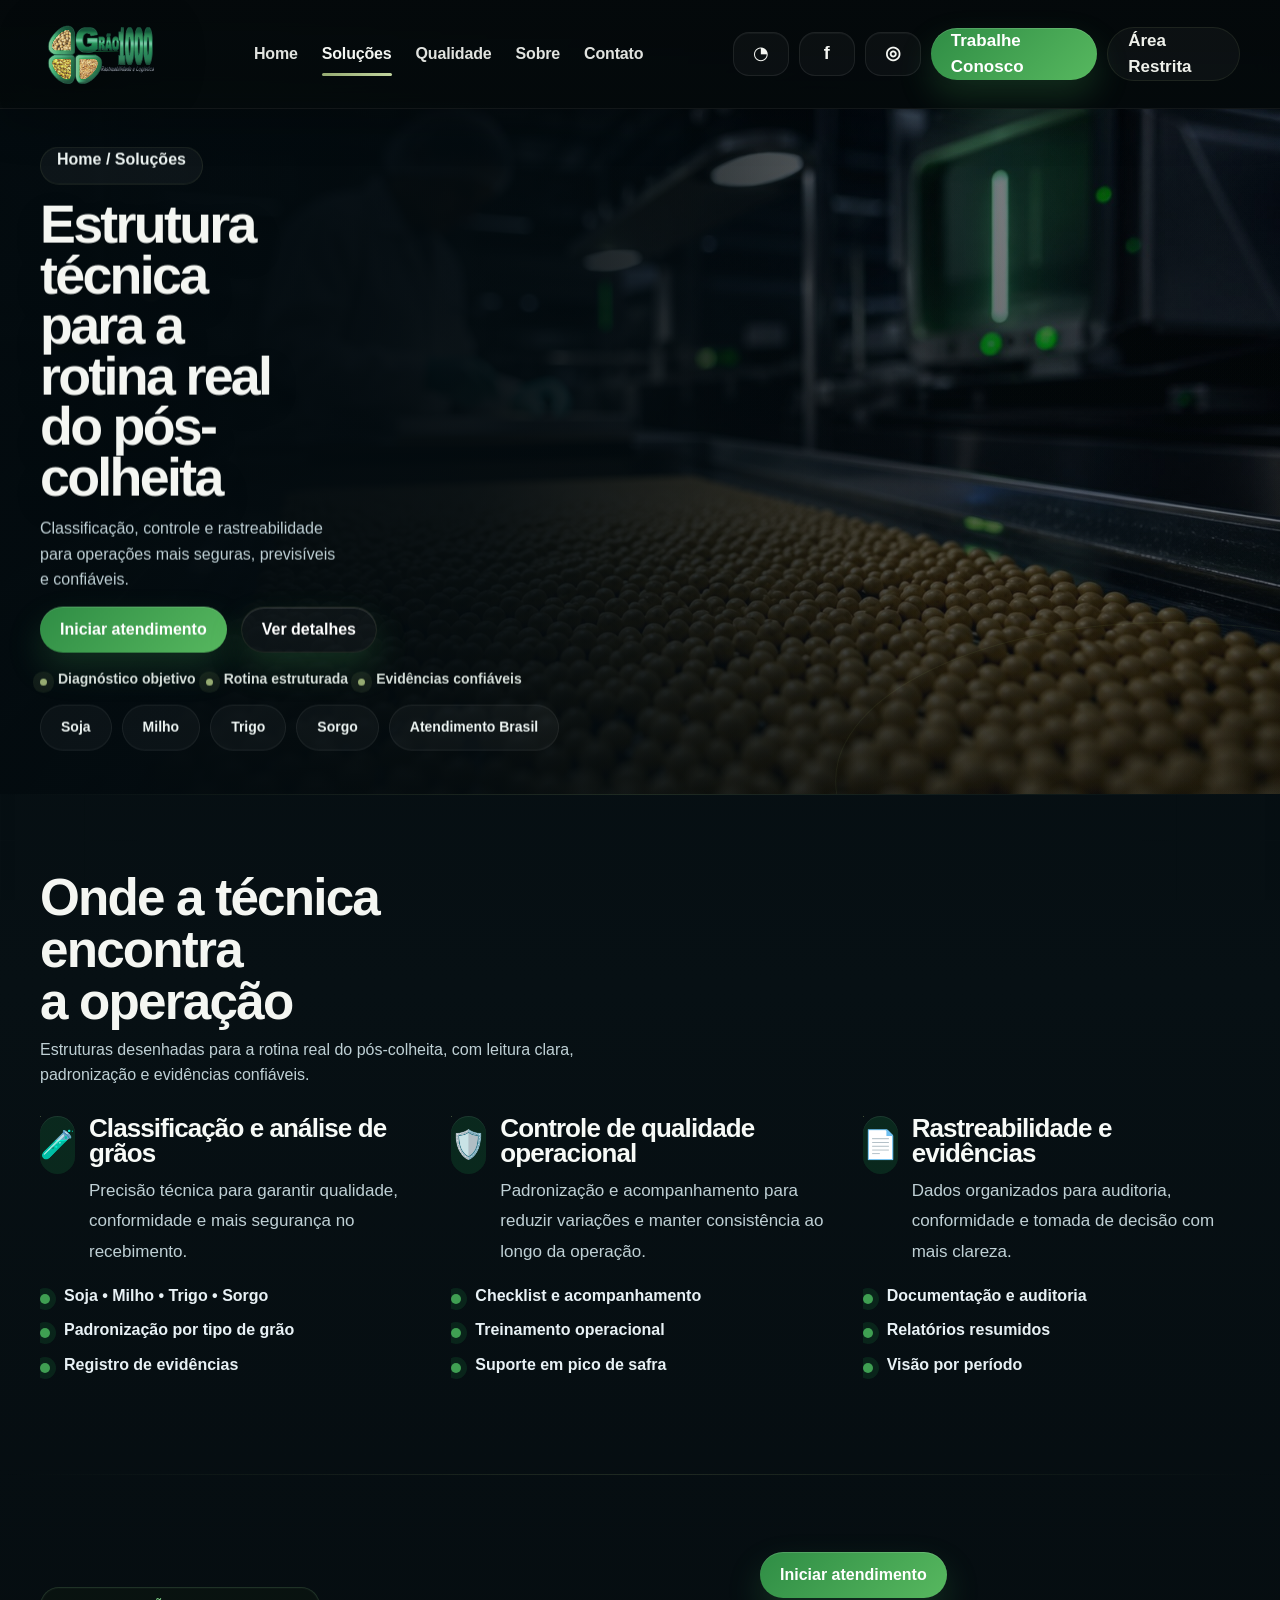
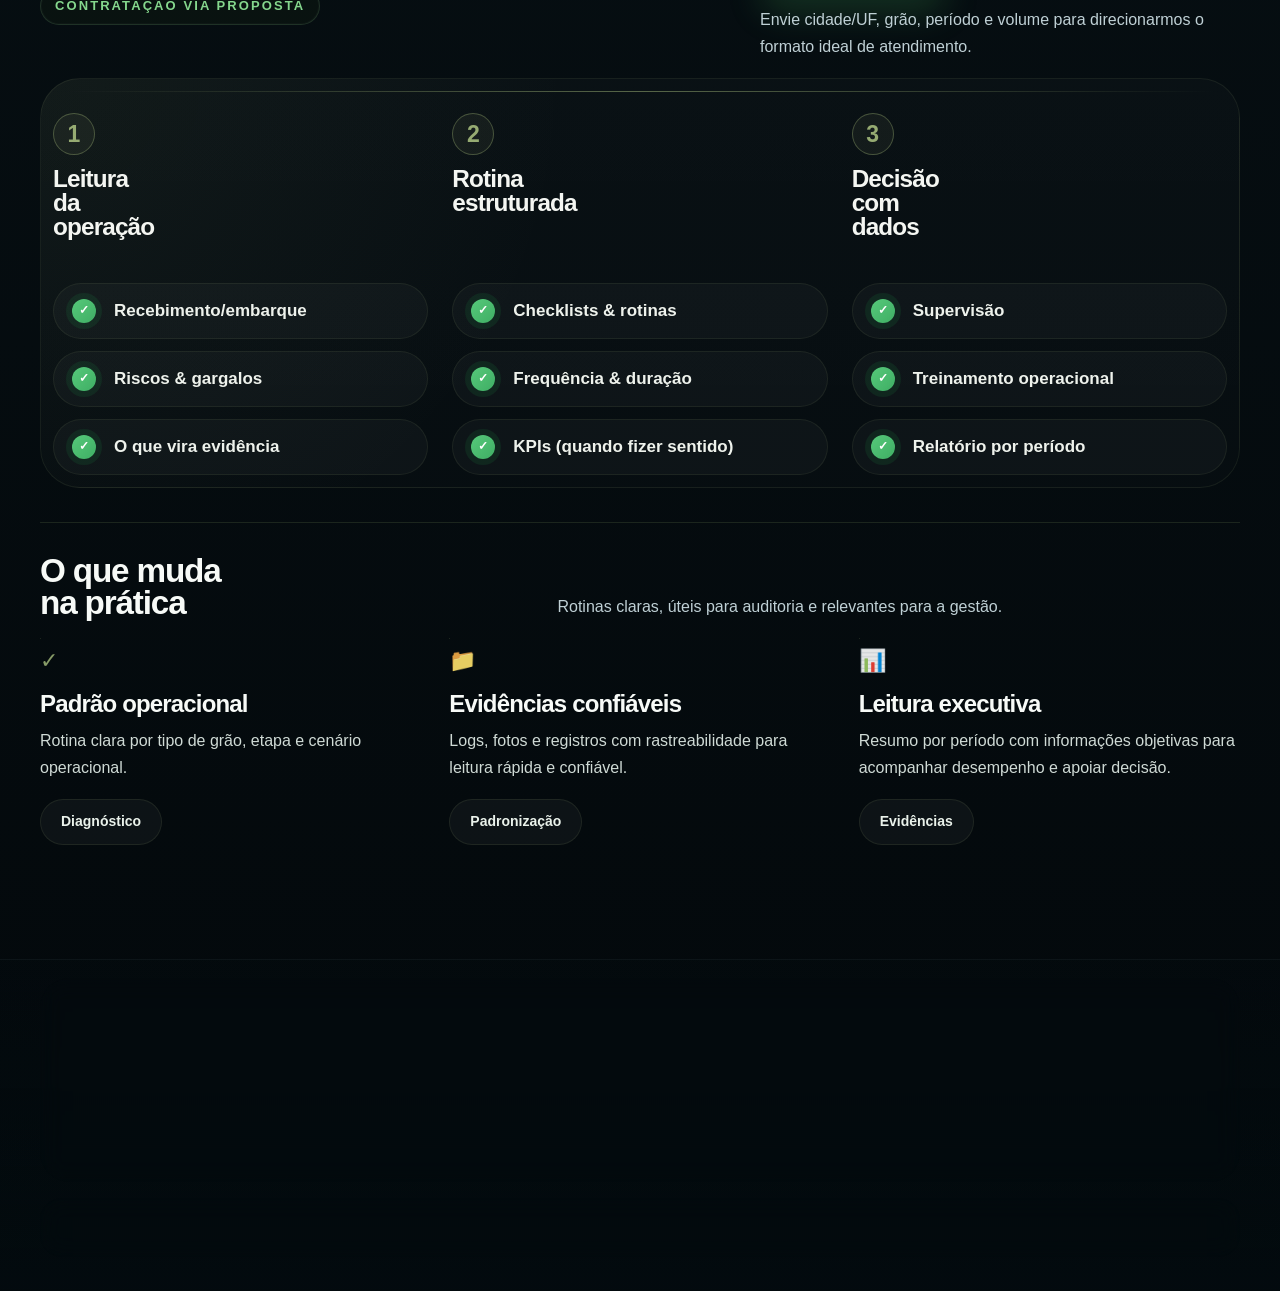
<file: solucoes.html>
<!DOCTYPE html>

<html lang="pt-BR">
<head>
<meta charset="utf-8"/>
<meta content="width=device-width, initial-scale=1" name="viewport"/>
<title>Soluções | Grão 1000</title>
<meta content="Soluções técnicas e operacionais para pós-colheita: classificação, controle de qualidade, rastreabilidade e supervisão. Atendimento Brasil." name="description"/>
<link href="assets/img/favicon.png" rel="icon"/>
<link href="assets/css/style.css" rel="stylesheet"/>
</head>
<body class="page-solucoes">
<header class="topbar" id="top">
<div class="container topbar__inner">
<a aria-label="Grão 1000 - Home" class="brand" href="index.html">
<img alt="Grão 1000" class="brand__logo" src="assets/img/logo-grao1000.svg"/>

</a>
<nav aria-label="Navegação principal" class="nav">
<a class="nav__link" data-nav="home" href="index.html">Home</a>
<a class="nav__link" data-nav="solucoes" href="solucoes.html">Soluções</a>
<a class="nav__link" data-nav="qualidade" href="qualidade.html">Qualidade</a>
<a class="nav__link" data-nav="sobre" href="sobre.html">Sobre</a>
<a class="nav__link" data-nav="contato" href="contato.html">Contato</a>
</nav>
<div class="topbar__actions">
<a aria-label="WhatsApp" class="iconbtn iconbtn--wpp" href="#" id="wppTop"></a>
<a aria-label="Facebook" class="iconbtn iconbtn--fb" href="https://www.facebook.com/grao1000" id="fbTop" rel="noopener" target="_blank"></a>
<a aria-label="Instagram" class="iconbtn iconbtn--ig" href="https://www.instagram.com/grao.1000" id="igTop" rel="noopener" target="_blank"></a>
<a class="pillbtn pillbtn--careers" href="contato.html#trabalhe-conosco">Trabalhe Conosco</a>
<a class="pillbtn pillbtn--ghost" href="https://grao1000.com.br/painel/" id="painelBtn" aria-label="Área Restrita">Área Restrita</a>
</div>
<button aria-label="Abrir menu" class="burger" id="burger">
<span></span><span></span><span></span>
</button>
</div>
<div aria-hidden="true" class="mobileNav" id="mobileNav">
<a href="index.html">Home</a>
<a href="solucoes.html">Soluções</a>
<a href="qualidade.html">Qualidade</a>
<a href="sobre.html">Sobre</a>
<a href="contato.html">Contato</a>
<a href="contato.html#trabalhe-conosco">Trabalhe Conosco</a>

<div class="mobileNav__row">
<a aria-label="WhatsApp" class="iconbtn iconbtn--wpp" href="#" id="wppTop_m"></a>
<a aria-label="Facebook" class="iconbtn iconbtn--fb" href="https://www.facebook.com/grao1000" id="fbTop_m" rel="noopener" target="_blank"></a>
<a aria-label="Instagram" class="iconbtn iconbtn--ig" href="https://www.instagram.com/grao.1000" id="igTop_m" rel="noopener" target="_blank"></a>
</div>
<div class="mobileNav__row">
<a class="pillbtn pillbtn--ghost" href="https://grao1000.com.br/painel/" id="painelBtn_m" aria-label="Área Restrita">Área Restrita</a>
</div>
</div>
</header>
<main>
<section class="pageHero pageHero--solutions">
<div class="container">
<div class="breadcrumb">Home / Soluções</div>
<h1>Estrutura técnica para a rotina real do pós-colheita</h1>
<p class="muted">Classificação, controle e rastreabilidade para operações mais seguras, previsíveis e confiáveis.</p>
<div class="hero__cta hero__cta--conversion" style="margin-top:14px">
<a class="btn" href="#proposta">Iniciar atendimento</a>
<a class="btn btn--ghost" href="contato.html">Ver detalhes</a>
</div>
<div class="heroProofs heroProofs--light">
<span>Diagnóstico objetivo</span>
<span>Rotina estruturada</span>
<span>Evidências confiáveis</span>
</div>
<div class="chips" style="margin-top:14px">
<span class="chip">Soja</span>
<span class="chip">Milho</span>
<span class="chip">Trigo</span>
<span class="chip">Sorgo</span>
<span class="chip">Atendimento Brasil</span>
</div>
</div>
</section><section class="section" id="servicos">
<div class="container">
<div class="sectionHead">
<h2>Onde a técnica encontra a operação</h2>
<p>Estruturas desenhadas para a rotina real do pós-colheita, com leitura clara, padronização e evidências confiáveis.</p>
</div>
<div class="cards3">
<div class="serviceCard" id="classificacao">
<div class="serviceCard__top">
<div class="serviceCard__icon">🧪</div>
<div>
<h3>Classificação e análise de grãos</h3>
<p class="muted">Precisão técnica para garantir qualidade, conformidade e mais segurança no recebimento.</p>
</div>
</div>
<ul class="bullets">
<li>Soja • Milho • Trigo • Sorgo</li>
<li>Padronização por tipo de grão</li>
<li>Registro de evidências</li>
</ul>
</div>
<div class="serviceCard" id="qualidade">
<div class="serviceCard__top">
<div class="serviceCard__icon">🛡️</div>
<div>
<h3>Controle de qualidade operacional</h3>
<p class="muted">Padronização e acompanhamento para reduzir variações e manter consistência ao longo da operação.</p>
</div>
</div>
<ul class="bullets">
<li>Checklist e acompanhamento</li>
<li>Treinamento operacional</li>
<li>Suporte em pico de safra</li>
</ul>
</div>
<div class="serviceCard" id="rastreabilidade">
<div class="serviceCard__top">
<div class="serviceCard__icon">📄</div>
<div>
<h3>Rastreabilidade e evidências</h3>
<p class="muted">Dados organizados para auditoria, conformidade e tomada de decisão com mais clareza.</p>
</div>
</div>
<ul class="bullets">
<li>Documentação e auditoria</li>
<li>Relatórios resumidos</li>
<li>Visão por período</li>
</ul>
</div>
</div>
</div>
</section>
<section class="section section--proposal" id="proposta">
  <div class="container">
    <div class="proposalHead proposalHead--pro proposalHead--compact">
      <div class="proposalHead__copy">
        <span class="eyebrow">Contratação via proposta</span>
      </div>
      <div class="proposalCTA proposalCTA--pro">
        <a class="btn btn--primary" href="#" id="wppProposta">Iniciar atendimento</a>
        <div class="muted proposalCTA__hint">Envie cidade/UF, grão, período e volume para direcionarmos o formato ideal de atendimento.</div>
      </div>
    </div>

    <div class="proposalFlow proposalFlow--pro" data-anim>
      <article class="pfCard pfCard--pro" data-anim>
        <div class="pfTop pfTop--clean">
          <span class="pfBadge">1</span>
          <h3>Leitura da operação</h3>
        </div>
        <div class="pfChecks">
          <span class="pfPill">Recebimento/embarque</span>
          <span class="pfPill">Riscos &amp; gargalos</span>
          <span class="pfPill">O que vira evidência</span>
        </div>
      </article>

      <article class="pfCard pfCard--pro" data-anim>
        <div class="pfTop pfTop--clean">
          <span class="pfBadge">2</span>
          <h3>Rotina estruturada</h3>
        </div>
        <div class="pfChecks">
          <span class="pfPill">Checklists &amp; rotinas</span>
          <span class="pfPill">Frequência &amp; duração</span>
          <span class="pfPill">KPIs (quando fizer sentido)</span>
        </div>
      </article>

      <article class="pfCard pfCard--pro" data-anim>
        <div class="pfTop pfTop--clean">
          <span class="pfBadge">3</span>
          <h3>Decisão com dados</h3>
        </div>
        <div class="pfChecks">
          <span class="pfPill">Supervisão</span>
          <span class="pfPill">Treinamento operacional</span>
          <span class="pfPill">Relatório por período</span>
        </div>
      </article>
    </div>

    <div class="proposalDeliver">
      <div class="proposalDeliver__head">
        <h3>O que muda na prática</h3>
        <p class="muted">Rotinas claras, úteis para auditoria e relevantes para a gestão.</p>
      </div>

      <div class="deliverablesModern deliverablesModern--pro" data-anim>
        <article class="deliverablesModern__card">
          <div class="deliverablesModern__icon">✓</div>
          <h3>Padrão operacional</h3>
          <p class="muted">Rotina clara por tipo de grão, etapa e cenário operacional.</p>
          <span class="chip chip--soft">Diagnóstico</span>
        </article>
        <article class="deliverablesModern__card">
          <div class="deliverablesModern__icon">📁</div>
          <h3>Evidências confiáveis</h3>
          <p class="muted">Logs, fotos e registros com rastreabilidade para leitura rápida e confiável.</p>
          <span class="chip chip--soft">Padronização</span>
        </article>
        <article class="deliverablesModern__card">
          <div class="deliverablesModern__icon">📊</div>
          <h3>Leitura executiva</h3>
          <p class="muted">Resumo por período com informações objetivas para acompanhar desempenho e apoiar decisão.</p>
          <span class="chip chip--soft">Evidências</span>
        </article>
      </div>
    </div>
  </div>
</section>
</main>
<footer class="footer footer--brutal">
  <div class="container footer__inner footer__inner--brutal">
    <div class="footerBrand">
      <p>Precisão na classificação, confiança na decisão e atendimento direcionado para operações do agro que exigem padrão.</p>
    </div>
    <div class="footerCols">
      <div>
        <strong>Institucional</strong>
        <a href="sobre.html">Sobre</a>
        <a href="qualidade.html">Qualidade</a>
        <a href="solucoes.html">Soluções</a>
      </div>
      <div>
        <strong>Contato</strong>
        <a href="tel:+5545998341000">(45) 99834-1000</a>
        <a href="mailto:contato@grao1000.com.br">contato@grao1000.com.br</a>
        <span>Cascavel • PR</span>
      </div>
    </div>
  </div>
  <div class="container footer__bottom footer__bottom--brutal">
    <span>© 2026 Grão 1000. Todos os direitos reservados.</span>
    <div class="footer__socials">
      <a href="https://www.facebook.com/grao1000" target="_blank" rel="noopener">Facebook</a>
      <a href="https://www.instagram.com/grao.1000" target="_blank" rel="noopener">Instagram</a>
    </div>
  </div>
</footer>
<script src="assets/js/main.js"></script>
</body>
</html>
</file>
<file: assets/css/style.css>
:root{
  --bg:#041219;
  --bg-2:#071a22;
  --bg-3:#0b2230;
  --panel:rgba(10,26,34,.72);
  --panel-2:rgba(12,31,40,.88);
  --line:rgba(255,255,255,.08);
  --line-strong:rgba(255,255,255,.14);
  --text:#f8fafc;
  --muted:#a9bcc6;
  --accent:#f5b318;
  --accent-2:#22c55e;
  --accent-soft:rgba(34,197,94,.12);
  --shadow:0 24px 60px rgba(0,0,0,.28);
  --radius-xl:32px;
  --radius-lg:24px;
  --radius-md:18px;
  --radius-sm:14px;
  --max:1200px;
}
*{margin:0;padding:0;box-sizing:border-box}
html{scroll-behavior:smooth}
body{
  font-family: Inter, -apple-system, BlinkMacSystemFont, "Segoe UI", Roboto, Arial, sans-serif;
  background:
    radial-gradient(1200px 500px at 10% 0%, rgba(34,197,94,.08), transparent 60%),
    radial-gradient(900px 500px at 90% 10%, rgba(245,179,24,.08), transparent 55%),
    linear-gradient(180deg,#041219 0%,#041720 35%,#03121a 100%);
  color:var(--text);
  line-height:1.55;
  overflow-x:hidden;
}
img{max-width:100%;display:block}
a{color:inherit;text-decoration:none}
button{font:inherit}
.container{width:min(var(--max), calc(100% - 40px));margin-inline:auto}
.muted{color:var(--muted)}
.lead{color:#dce8ee;font-size:clamp(16px,1.35vw,21px);line-height:1.65}
h1,h2,h3{font-weight:800;letter-spacing:-.035em;line-height:1.02}
h1{font-size:clamp(42px,7vw,84px)}
h2{font-size:clamp(30px,4vw,56px)}
h3{font-size:clamp(22px,2vw,34px)}
p{max-width:70ch}
ul{list-style:none}

.topbar{
  position:fixed; inset:0 0 auto 0; z-index:1000;
  background:linear-gradient(180deg, rgba(3,15,20,.96), rgba(3,15,20,.78));
  border-bottom:1px solid rgba(255,255,255,.05);
  backdrop-filter: blur(18px);
  -webkit-backdrop-filter: blur(18px);
  box-shadow:0 8px 40px rgba(0,0,0,.22);
}
.topbar__inner{
  min-height:104px;
  display:grid;
  grid-template-columns:auto 1fr auto;
  align-items:center;
  gap:28px;
}
.brand{display:flex;align-items:center}
.brand__logo{height:92px; width:auto; filter:drop-shadow(0 10px 24px rgba(0,0,0,.24))}
.nav{display:flex;justify-content:center;align-items:center;gap:30px}
.nav__link{
  position:relative;
  color:#eef5f8;
  font-size:20px;
  font-weight:700;
  opacity:.92;
}
.nav__link::after{
  content:"";
  position:absolute; left:0; right:0; bottom:-10px;
  height:3px; border-radius:999px;
  background:linear-gradient(90deg,var(--accent-2),#7cf29f);
  transform:scaleX(0); transform-origin:left;
  transition:transform .28s ease;
}
.nav__link:hover,.nav__link.active{opacity:1}
.nav__link:hover::after,.nav__link.active::after{transform:scaleX(1)}
.topbar__actions{display:flex;align-items:center;gap:12px}
.iconbtn{
  width:48px; height:48px; border-radius:16px;
  display:grid; place-items:center;
  border:1px solid var(--line);
  background:rgba(255,255,255,.04);
  box-shadow:inset 0 1px 0 rgba(255,255,255,.04);
  transition:transform .18s ease, border-color .2s ease, background .2s ease;
}
.iconbtn:hover{transform:translateY(-2px); border-color:rgba(34,197,94,.28); background:rgba(255,255,255,.06)}
.iconbtn::before{font-size:18px}
.iconbtn--wpp::before{content:"◔"}
.iconbtn--fb::before{content:"f"; font-weight:800}
.iconbtn--ig::before{content:"◎"; font-weight:700}

.pillbtn,.btn,.pill,.chip{
  display:inline-flex; align-items:center; justify-content:center;
  min-height:50px; padding:0 22px;
  border-radius:999px; font-weight:800;
  transition:transform .18s ease, box-shadow .2s ease, border-color .2s ease, background .2s ease;
}
.pillbtn:hover,.btn:hover,.pill:hover,.chip:hover{transform:translateY(-2px)}
.pillbtn--careers,.btn,.btn--primary{
  color:#fff;
  background:linear-gradient(135deg,#f6b51c,#f2a90c);
  box-shadow:0 14px 30px rgba(245,179,24,.22), inset 0 1px 0 rgba(255,255,255,.16);
}
.pillbtn--ghost,.btn--ghost,.pill{
  background:rgba(255,255,255,.04);
  border:1px solid var(--line);
  color:#eff6fa;
}
.btn{padding:0 26px}
.burger{
  display:none; width:46px;height:46px;border:none;background:transparent;color:white;cursor:pointer
}
.burger span{
  display:block;height:2px;background:#fff;border-radius:4px;margin:7px 0;transition:.25s ease
}
.mobileNav{
  display:none;
  border-top:1px solid rgba(255,255,255,.05);
  padding:18px 20px 24px;
  background:rgba(3,15,20,.96)
}
.mobileNav.is-open{display:block}
.mobileNav>a{display:block;padding:12px 0;color:#eef4f8;font-weight:700}
.mobileNav__row{display:flex;gap:12px;flex-wrap:wrap;margin-top:14px}

main{padding-top:104px}
.hero,.pageHero{
  position:relative;
  overflow:hidden;
}
.hero::before,.pageHero::before{
  content:"";
  position:absolute; inset:0;
  background:
    linear-gradient(90deg, rgba(2,10,14,.88) 0%, rgba(2,10,14,.66) 38%, rgba(2,10,14,.34) 100%),
    linear-gradient(180deg, rgba(8,20,28,.14), rgba(8,20,28,.08));
  pointer-events:none;
}
.hero--campo{
  min-height:760px;
  background:
    linear-gradient(180deg, rgba(5,17,23,.24), rgba(5,17,23,.62)),
    url("../img/bg-field.webp") center/cover no-repeat;
}
.hero--service{
  min-height:540px;
  background:
    linear-gradient(180deg, rgba(5,17,23,.24), rgba(5,17,23,.58)),
    url("../img/bg-grains.webp") center/cover no-repeat;
}
.hero__inner,.hero__content,.pageHero .container{
  position:relative; z-index:1;
}
.hero__inner{
  min-height:760px; display:flex; align-items:center;
}
.hero__copy{max-width:780px}
.hero__copy .tag,.kicker{
  display:inline-flex; align-items:center; min-height:42px; padding:0 18px;
  border-radius:999px; border:1px solid rgba(255,255,255,.09);
  background:rgba(255,255,255,.05);
  color:#ffdb7d; font-weight:800; font-size:18px; margin-bottom:18px
}
.hero__copy h1{max-width:12ch; text-wrap:balance}
.hero__copy p{margin-top:20px;color:#d6e3ea;font-size:clamp(18px,1.7vw,26px)}
.hero__cta,.hero__actions{display:flex;gap:14px;flex-wrap:wrap;margin-top:26px}

.pageHero{
  padding:64px 0 46px;
  min-height:340px;
  background:
    linear-gradient(180deg, rgba(5,17,23,.24), rgba(5,17,23,.52)),
    url("../img/bg-grains.webp") center/cover no-repeat;
}
.pageHero .container{display:flex;flex-direction:column;justify-content:flex-end;min-height:230px}
.breadcrumb{
  display:inline-flex; width:max-content; margin-bottom:14px;
  min-height:38px; padding:0 16px; border-radius:999px;
  background:rgba(255,255,255,.04); border:1px solid var(--line); color:#dbe8ee; font-weight:700
}
.pageHero h1{max-width:14ch}
.pageHero p{margin-top:14px; max-width:56ch; font-size:clamp(17px,1.45vw,22px)}
.chips,.pillRow{display:flex;gap:10px;flex-wrap:wrap}
.chip{
  min-height:40px; padding:0 16px; background:rgba(255,255,255,.05);
  border:1px solid var(--line); color:#e8f1f5; font-size:14px; font-weight:700
}
.chip--soft{
  background:rgba(34,197,94,.14); border-color:rgba(34,197,94,.18); color:#d8ffe3
}

.section{padding:88px 0}
.section--field{background:linear-gradient(180deg, rgba(255,255,255,.015), rgba(255,255,255,0))}
.sectionHead{
  display:flex; flex-direction:column; gap:10px; margin-bottom:30px
}
.sectionHead--essencia{margin-bottom:20px}
.eyebrow,.ribbon,.badge,.panelTag{
  width:max-content;
  display:inline-flex; align-items:center;
  min-height:40px; padding:0 16px;
  border-radius:999px;
  border:1px solid rgba(255,255,255,.08);
  background:rgba(255,255,255,.04);
  color:#eef6fa; font-weight:800
}
.ribbon{background:rgba(255,255,255,.03)}
.h2{font-size:clamp(30px,3vw,48px)}
.sectionDivider{display:block;width:100%;height:80px}
.band--alt{
  background:
    radial-gradient(700px 340px at 10% 20%, rgba(34,197,94,.07), transparent 70%),
    linear-gradient(180deg, rgba(255,255,255,.01), rgba(255,255,255,.02));
}
.split{
  display:grid; grid-template-columns:minmax(0,1.05fr) minmax(0,.95fr);
  gap:34px; align-items:start
}
.kpiRow{
  display:grid; grid-template-columns:repeat(3, minmax(0,1fr)); gap:16px; margin-top:24px
}
.kpi,.cardLink,.serviceCard,.card,.infoCard,.trustCard,.deliverablesModern__card,.pfCard,.fbPost,.richTextBlock,.mapLeft,.mapRight,.careerCallout,.proposalDeliver,.ctaStrip{
  position:relative;
  background:linear-gradient(180deg, rgba(255,255,255,.035), rgba(255,255,255,.018));
  border:1px solid rgba(255,255,255,.08);
  border-radius:var(--radius-xl);
  box-shadow:var(--shadow);
  overflow:hidden;
}
.kpi::before,.cardLink::before,.serviceCard::before,.card::before,.infoCard::before,.trustCard::before,.deliverablesModern__card::before,.pfCard::before,.richTextBlock::before,.mapLeft::before,.mapRight::before,.careerCallout::before,.proposalDeliver::before,.ctaStrip::before{
  content:""; position:absolute; inset:0; pointer-events:none;
  background:linear-gradient(135deg, rgba(255,255,255,.06), transparent 42%, transparent 58%, rgba(34,197,94,.045));
}
.kpi{
  padding:24px 22px;
  min-height:158px;
}
.kpi b{
  display:block; margin-top:12px;
  font-size:clamp(28px,4.2vw,64px); line-height:.95; letter-spacing:-.05em
}
.cards3{
  display:grid; grid-template-columns:repeat(3, minmax(0,1fr)); gap:22px
}
.cardLink,.serviceCard,.card,.trustCard,.deliverablesModern__card{
  padding:28px; min-height:100%;
  transition:transform .2s ease, border-color .2s ease, box-shadow .2s ease
}
.cardLink:hover,.serviceCard:hover,.card:hover,.trustCard:hover,.deliverablesModern__card:hover{
  transform:translateY(-4px);
  border-color:rgba(34,197,94,.22);
  box-shadow:0 28px 60px rgba(0,0,0,.26), 0 0 0 1px rgba(34,197,94,.06)
}
.cardLink__title,.serviceCard h3,.card h3,.trustCard h3{
  font-size:clamp(26px,2.2vw,36px);
  line-height:.98;
  margin-bottom:14px
}
.cardLink__text,.serviceCard p,.card p,.trustCard p{font-size:18px;color:#d8e7ed}
.cardLink__meta{
  margin-top:20px; color:#f3f9fc; font-weight:800; font-size:17px
}
.serviceCard__top{display:flex; gap:16px; align-items:flex-start}
.serviceCard__icon,.card__icon,.trustIcon{
  width:58px;height:58px;border-radius:18px;
  display:grid; place-items:center;
  background:rgba(34,197,94,.14);
  font-size:28px; box-shadow:inset 0 1px 0 rgba(255,255,255,.08)
}
.bullets{display:flex;flex-direction:column;gap:12px;margin-top:18px}
.bullets li{
  position:relative; padding-left:24px; color:#e8f1f5; font-weight:600
}
.bullets li::before{
  content:""; position:absolute; left:0; top:.62em;
  width:10px;height:10px;border-radius:999px;background:var(--accent-2);
  box-shadow:0 0 0 6px rgba(34,197,94,.12)
}

.fbGrid{
  display:grid; grid-template-columns:repeat(4,minmax(0,1fr)); gap:18px
}
.fbPost{display:flex;flex-direction:column;min-height:100%}
.fbPost__img{aspect-ratio:4/3;background-size:cover;background-position:center}
.fbPost__body{padding:20px;display:flex;flex-direction:column;gap:14px;min-height:100%}
.fbPost__meta{display:flex;justify-content:space-between;gap:8px;font-size:13px;font-weight:800;color:#e9f4f8}
.fbPost__tag,.fbPost__date{
  min-height:32px;padding:0 12px;border-radius:999px;background:rgba(255,255,255,.05);border:1px solid var(--line);display:inline-flex;align-items:center
}
.fbPost__text{color:#d7e5eb;font-size:16px}
.fbPost__link{margin-top:auto;font-weight:800;color:#fff}
.ctaStrip{
  margin-top:24px; padding:20px 24px;
  display:flex; align-items:center; justify-content:space-between; gap:16px
}
.trustGrid{
  display:grid; grid-template-columns:repeat(4,minmax(0,1fr)); gap:20px
}

.section--proposal{padding-top:32px}
.proposalHead--pro{
  display:grid; grid-template-columns:minmax(0,1fr) auto; gap:24px; align-items:end; margin-bottom:24px
}
.proposalHead__copy{max-width:860px}
.proposalHead--pro h2{max-width:13ch; margin-bottom:12px}
.proposalCTA__hint{margin-top:8px; font-size:13px}
.proposalFlow--pro{
  display:grid; grid-template-columns:repeat(3,minmax(0,1fr)); gap:24px
}
.pfCard--pro{
  padding:28px; min-height:420px;
  display:flex; flex-direction:column; justify-content:space-between
}
.pfTop--clean{
  display:flex; flex-direction:column; align-items:flex-start; gap:18px
}
.pfBadge{
  width:42px;height:42px;border-radius:999px;display:grid;place-items:center;
  background:rgba(255,255,255,.05);border:1px solid rgba(255,255,255,.08);font-size:23px;font-weight:800
}
.pfTop--clean h3{max-width:8ch}
.pfChecks{display:flex;flex-direction:column;gap:14px;margin-top:24px}
.pfPill{
  position:relative; width:max-content; max-width:100%;
  display:inline-flex; align-items:center;
  padding:12px 18px 12px 48px;
  border-radius:999px;
  background:rgba(255,255,255,.05);
  border:1px solid rgba(255,255,255,.09);
  font-weight:800; color:#f6fbfd; font-size:18px;
  opacity:0; transform:translateY(12px); animation:fadeUp .5s ease forwards
}
.pfPill::before{
  content:"✓";
  position:absolute; left:14px; top:50%; transform:translateY(-50%);
  width:22px;height:22px;border-radius:999px;
  display:grid;place-items:center;
  background:var(--accent-2); color:#fff; font-size:12px; box-shadow:0 0 0 7px rgba(34,197,94,.13)
}
.pfPill:nth-child(1){animation-delay:.06s}
.pfPill:nth-child(2){animation-delay:.16s}
.pfPill:nth-child(3){animation-delay:.26s}
.proposalDeliver{margin-top:26px;padding:28px}
.proposalDeliver__head{
  display:grid; grid-template-columns:minmax(0,320px) 1fr; gap:24px; align-items:end; margin-bottom:20px
}
.proposalDeliver__head h3{font-size:clamp(28px,3vw,44px)}
.deliverablesModern--pro{display:grid; grid-template-columns:repeat(3,minmax(0,1fr)); gap:22px}
.deliverablesModern__card{display:flex;flex-direction:column;min-height:250px}
.deliverablesModern__icon{margin-bottom:18px}
.deliverablesModern__card p{margin:0 0 18px}
.deliverablesModern__card .chip--soft{margin-top:auto;width:max-content}

.grid3{
  display:grid; grid-template-columns:repeat(3,minmax(0,1fr)); gap:22px
}
.section--contactMain .container{
  display:flex; flex-direction:column
}
.section--contactMain .mapWrap{order:1}
.section--contactMain .grid3{order:2; margin-top:22px}
.section--contactMain .careerCallout{order:3; margin-top:22px}
.infoCard{padding:28px}
.infoCard__title{font-size:22px;font-weight:800;color:#f2f8fb}
.infoCard__big{font-size:clamp(34px,3vw,56px);line-height:.95;margin:14px 0 10px;font-weight:900;letter-spacing:-.04em}
.infoCard__actions{margin-top:18px}
.pillRow{margin-top:18px}
.mapWrap{
  display:grid; grid-template-columns:minmax(0,1.25fr) minmax(320px,.75fr); gap:22px;
}
.mapLeft,.mapRight,.careerCallout{padding:28px}
.mapHead{display:flex; justify-content:space-between; align-items:flex-start; gap:14px; margin-bottom:18px}
.mapTitle{font-size:clamp(30px,3vw,48px);font-weight:900;line-height:.98}
.mapCanvas{
  min-height:560px; border-radius:26px;
  background:linear-gradient(180deg, rgba(255,255,255,.03), rgba(255,255,255,.02));
  border:1px dashed rgba(255,255,255,.12);
  display:grid; place-items:center; padding:18px; overflow:hidden
}
.mapCanvas .brMapSvg{width:100%;height:auto;max-height:520px}
.mapCanvas .uf{
  fill:#324f62 !important; stroke:#88a5b4 !important; stroke-width:2 !important;
  transition:.18s ease !important; cursor:pointer
}
.mapCanvas .uf:hover{fill:#2e7b55 !important; transform:translateY(-1px)}
.mapCanvas .uf.active{fill:#22c55e !important; stroke:#d7ffe3 !important}
.mapRight h3{font-size:clamp(28px,3vw,44px);line-height:.98;margin:10px 0 10px}
.contactsList{display:flex;flex-direction:column;gap:14px;margin-top:18px}
.contactsList .contactItem{
  padding:22px; border-radius:24px; border:1px solid rgba(32,59,43,.08);
  background:rgba(255,255,255,.88); display:grid; grid-template-columns:72px 1fr; gap:16px; align-items:center;
  box-shadow:0 12px 28px rgba(24,39,31,.06)
}
.contactsList .contactAvatar{
  width:72px; height:72px; border-radius:20px; display:grid; place-items:center;
  background:linear-gradient(180deg,#eef6ef,#ddebe0); color:var(--brand-700); font-weight:900; font-size:22px;
  border:1px solid rgba(32,59,43,.08)
}
.contactsList .contactBody{display:flex; flex-direction:column; align-items:flex-start}
.contactsList .contactName{font-size:18px;font-weight:900;color:var(--ink-900)}
.contactsList .contactCity{font-size:16px;color:var(--muted);margin-top:4px}
.contactsList .contactPhone{
  display:inline-flex; align-items:center; justify-content:center; margin-top:14px; min-height:48px; padding:0 20px;
  border-radius:16px; background:linear-gradient(135deg,#1f7a45,#166534); color:#fff; font-weight:900;
  box-shadow:0 14px 30px rgba(22,101,52,.22)
}
.contactsList .contactPhone:hover{transform:translateY(-1px); filter:brightness(1.03)}
.panelNote{margin-top:14px;padding:18px;border-radius:20px;background:rgba(255,255,255,.7);border:1px solid rgba(32,59,43,.08); color:var(--muted)}
.careerCallout__email{display:inline-flex;margin-top:8px;font-size:clamp(22px,2vw,32px);font-weight:900;color:#fff}

.richTextBlock{padding:30px}
.richTextBlock p+ p{margin-top:16px}

.footer{padding:28px 0 48px;border-top:1px solid rgba(255,255,255,.05);margin-top:18px}
.footer__inner{display:flex;justify-content:space-between;gap:18px}
.footer__meta strong{display:block;font-size:20px;margin-bottom:8px}

[data-anim]{opacity:0; transform:translateY(24px); transition:opacity .5s ease, transform .5s ease}
[data-anim].is-visible{opacity:1; transform:none}
@keyframes fadeUp{to{opacity:1; transform:translateY(0)}}

@media (max-width: 1180px){
  .topbar__inner{grid-template-columns:auto auto; gap:18px}
  .nav{display:none}
  .topbar__actions{display:none}
  .burger{display:block; justify-self:end}
  .cards3,.trustGrid,.grid3,.proposalFlow--pro,.deliverablesModern--pro{grid-template-columns:1fr 1fr}
  .fbGrid{grid-template-columns:1fr 1fr}
  .mapWrap,.split,.proposalDeliver__head,.proposalHead--pro{grid-template-columns:1fr}
}
@media (max-width: 760px){
  .container{width:min(var(--max), calc(100% - 26px))}
  .topbar__inner{min-height:88px}
  .brand__logo{height:74px}
  main{padding-top:88px}
  .hero--campo{min-height:620px}
  .hero__inner{min-height:620px}
  .hero__copy h1,.pageHero h1{max-width:none}
  .kpiRow,.cards3,.trustGrid,.fbGrid,.grid3,.proposalFlow--pro,.deliverablesModern--pro{grid-template-columns:1fr}
  .proposalHead--pro h2{max-width:none}
  .pfCard--pro{min-height:auto}
  .ctaStrip{flex-direction:column; align-items:flex-start}
  .mapCanvas{min-height:420px}
  .pfPill{font-size:16px}
}


/* ===== AJUSTES FINAIS ===== */
.brand__logo{height:108px}
.hero__copy{max-width:680px}
.hero__copy h1{
  font-size:clamp(38px,5.4vw,72px);
  max-width:10ch;
}
.hero__copy p{
  font-size:clamp(16px,1.25vw,22px);
  max-width:32ch;
}
.proposalHead--compact{
  display:flex;
  align-items:center;
  justify-content:space-between;
  gap:20px;
  margin-bottom:18px;
}
.proposalHead--compact .proposalHead__copy{max-width:none}
.proposalHead--compact .eyebrow{margin-bottom:0}
.proposalHead--compact h2,
.proposalHead--compact p{display:none}
.richTextBlock--justify p{
  text-align:justify;
  text-justify:inter-word;
}
.mapCanvas{
  background:linear-gradient(180deg, rgba(255,255,255,.04), rgba(255,255,255,.025));
}
.mapCanvas .uf{
  fill:#39586b !important;
  stroke:#93b1bf !important;
  stroke-width:2.2 !important;
  fill-opacity:1 !important;
}
.mapCanvas .uf:hover{
  fill:#2f855a !important;
  stroke:#d6fbe2 !important;
}
.mapCanvas .uf.active{
  fill:#22c55e !important;
  stroke:#f0fff4 !important;
}
@media (max-width: 760px){
  .brand__logo{height:84px}
  .hero__copy h1{max-width:none}
  .proposalHead--compact{
    align-items:flex-start;
    flex-direction:column;
  }
}


/* ===== POLIMENTO MULTINACIONAL 2 ===== */
:root{ --mxw:1280px; }
.container{ width:min(var(--mxw), calc(100% - 48px)); }
.brand__logo{ height:118px; filter:drop-shadow(0 10px 24px rgba(0,0,0,.28)); }
.topbar__inner{ min-height:110px; }
main{ padding-top:110px; }

.hero--campo{
  min-height:720px;
  background:
    linear-gradient(90deg, rgba(2,11,15,.88) 0%, rgba(2,11,15,.72) 34%, rgba(2,11,15,.36) 100%),
    linear-gradient(180deg, rgba(5,17,23,.18), rgba(5,17,23,.52)),
    url("../img/bg-field.webp") center/cover no-repeat;
}
.hero__inner{ min-height:720px; }
.hero__copy{ max-width:860px; }
.hero__copy h1{
  max-width:13.5ch;
  font-size:clamp(36px, 5.2vw, 76px);
  line-height:.96;
  text-wrap:balance;
}
.hero__copy h1 .nowrap{ white-space:nowrap; }
.hero__copy p{
  max-width:34ch;
  font-size:clamp(15px, 1.2vw, 21px);
  line-height:1.62;
  color:#d9e7ed;
}
.hero__copy .tag{
  margin-bottom:20px;
  min-height:46px;
  font-size:17px;
  color:#ffd472;
}

.sectionHead--essencia{ margin-bottom:24px; }
.sectionHead--essencia + .cards3{ align-items:stretch; }
.sectionHead--essencia + .cards3 .cardLink{ min-height:228px; }
.sectionHead--essencia + .cards3 .cardLink__title{ font-size:24px; margin-bottom:18px; }
.sectionHead--essencia + .cards3 .cardLink__text{ font-size:16px; line-height:1.7; color:#dde8ee; }

.split{ grid-template-columns:minmax(0, 1.08fr) minmax(0, .92fr); gap:30px; }
.band--alt .cards3{ grid-template-columns:repeat(3, minmax(0,1fr)); gap:18px; }
.band--alt .cardLink{
  min-height:438px;
  padding:26px 24px;
  display:flex;
  flex-direction:column;
  justify-content:space-between;
  background:
    linear-gradient(180deg, rgba(255,255,255,.04), rgba(255,255,255,.018)),
    radial-gradient(circle at top left, rgba(34,197,94,.08), transparent 58%);
}
.band--alt .cardLink__title{ font-size:clamp(22px, 1.8vw, 30px); line-height:.98; max-width:10ch; }
.band--alt .cardLink__text{ margin-top:14px; font-size:15px; line-height:1.72; max-width:22ch; }
.band--alt .cardLink__meta{ margin-top:auto; padding-top:20px; font-size:14px; line-height:1.55; color:#f4fbfd; }

.kpiRow{ gap:14px; max-width:620px; }
.kpi{ min-height:148px; padding:22px 20px; }
.kpi b{ font-size:clamp(24px, 3.6vw, 56px); }

.richTextBlock--narrow{ max-width:980px; margin-inline:auto; padding:34px 40px; }
.richTextBlock--justify p{
  text-align:justify;
  text-justify:inter-word;
  line-height:1.95;
  font-size:16px;
  max-width:none;
}
.richTextBlock--justify p + p{ margin-top:22px; }

.mapWrap{ gap:18px; grid-template-columns:minmax(0, 1.18fr) minmax(360px, .82fr); }
.mapLeft, .mapRight{ padding:26px; }
.mapCanvas{ min-height:560px; display:grid; place-items:center; }
.mapCanvas svg, .mapCanvas .brMapSvg{
  width:100%; max-width:720px; height:auto; display:block;
}
.mapCanvas .uf{
  fill:#3c596b !important;
  stroke:#9fbcce !important;
  stroke-width:2.4 !important;
  fill-opacity:1 !important;
  filter:none !important;
}
.mapCanvas .uf:hover{ fill:#2f855a !important; stroke:#eefef4 !important; }
.mapCanvas .uf.active{ fill:#22c55e !important; stroke:#ffffff !important; }

@media (max-width:1180px){
  .container{ width:min(var(--mxw), calc(100% - 36px)); }
  .brand__logo{ height:98px; }
  .topbar__inner{ min-height:96px; }
  main{ padding-top:96px; }
  .hero__copy h1{ max-width:11ch; font-size:clamp(34px, 5vw, 64px); }
  .split{ grid-template-columns:1fr; }
  .mapWrap{ grid-template-columns:1fr; }
}
@media (max-width:900px){
  .band--alt .cards3, .proposalFlow--pro, .deliverablesModern--pro, .cards3, .grid3, .trustGrid, .fbGrid{ grid-template-columns:1fr; }
  .band--alt .cardLink, .pfCard--pro{ min-height:auto; }
  .richTextBlock--narrow{ padding:28px 24px; }
}


/* ===== AJUSTE DOS CARDS - COMO ENTREGAMOS ===== */
.band--alt .split{
  grid-template-columns: minmax(0, 1.2fr) minmax(0, 1fr);
  gap: 28px;
  align-items: start;
}

.band--alt .cards3{
  grid-template-columns: repeat(3, minmax(0, 1fr));
  gap: 16px;
  align-items: stretch;
}

.band--alt .cardLink{
  min-height: 360px;
  padding: 24px 22px;
  display: flex;
  flex-direction: column;
  justify-content: space-between;
}

.band--alt .cardLink__title{
  font-size: clamp(18px, 1.5vw, 26px);
  line-height: 1.05;
  max-width: 9ch;
}

.band--alt .cardLink__text{
  margin-top: 12px;
  font-size: 14px;
  line-height: 1.65;
  max-width: 20ch;
}

.band--alt .cardLink__meta{
  margin-top: auto;
  padding-top: 18px;
  font-size: 13px;
  line-height: 1.5;
}

@media (max-width: 1180px){
  .band--alt .split{
    grid-template-columns: 1fr;
  }

  .band--alt .cards3{
    grid-template-columns: repeat(3, minmax(0, 1fr));
  }
}

@media (max-width: 900px){
  .band--alt .cards3{
    grid-template-columns: 1fr;
  }

  .band--alt .cardLink{
    min-height: auto;
  }

  .band--alt .cardLink__title,
  .band--alt .cardLink__text{
    max-width: none;
  }
}


/* ===== HOME - COMO ENTREGAMOS EM QUADRADO ===== */
.band--alt .split{
  display:grid !important;
  grid-template-columns: 1fr 1fr !important;
  gap: 28px !important;
  align-items:start !important;
}

.band--alt .split > div:first-child{
  display:grid;
  grid-template-columns: 1fr 1fr;
  grid-template-areas:
    "titulo titulo"
    "texto texto"
    "kpis cards";
  gap: 22px;
  align-items:start;
}

.band--alt .split > div:first-child .ribbon{
  grid-area: titulo;
  margin-bottom: 0;
}

.band--alt .split > div:first-child h2{
  grid-area: titulo;
  margin-top: 46px !important;
  margin-bottom: 0 !important;
}

.band--alt .split > div:first-child .lead{
  grid-area: texto;
  max-width: none !important;
  margin-top: 8px;
}

.band--alt .split > div:first-child .kpiRow{
  grid-area: kpis;
  display:flex !important;
  flex-direction:column;
  gap: 16px;
  max-width: none !important;
  margin-top: 0 !important;
}

.band--alt .split > div:first-child .kpi{
  min-height: 132px;
}

.band--alt .split > div:first-child > div[style*="margin-top:14px"]{
  grid-column: 1 / -1;
  display:flex;
  gap:12px;
  flex-wrap:wrap;
  margin-top: 2px !important;
}

.band--alt .split > div:last-child{
  align-self:start;
}

.band--alt .split > div:last-child .cards3{
  display:flex !important;
  flex-direction:column;
  gap: 16px !important;
}

.band--alt .split > div:last-child .cardLink{
  min-height: 132px !important;
  padding: 22px 22px !important;
}

.band--alt .split > div:last-child .cardLink__title{
  max-width:none !important;
  font-size: clamp(20px, 1.5vw, 26px) !important;
  margin-bottom: 10px !important;
}

.band--alt .split > div:last-child .cardLink__text{
  max-width:none !important;
  margin-top: 0 !important;
  font-size: 14px !important;
  line-height: 1.6 !important;
}

.band--alt .split > div:last-child .cardLink__meta{
  padding-top: 12px !important;
  margin-top: auto !important;
  font-size: 13px !important;
  line-height: 1.45 !important;
}

@media (max-width: 1100px){
  .band--alt .split{
    grid-template-columns: 1fr !important;
  }

  .band--alt .split > div:first-child{
    grid-template-columns: 1fr;
    grid-template-areas:
      "titulo"
      "texto"
      "kpis";
  }

  .band--alt .split > div:first-child h2{
    margin-top: 14px !important;
  }

  .band--alt .split > div:first-child .kpiRow{
    flex-direction:column;
  }
}

@media (max-width: 768px){
  .band--alt .split > div:last-child .cards3{
    flex-direction:column;
  }
}


/* ===== AJUSTE KPI LADO A LADO ===== */
.band--alt .split > div:first-child .kpiRow{
  display:grid !important;
  grid-template-columns: repeat(3, minmax(0,1fr)) !important;
  gap:16px !important;
}

.band--alt .split > div:first-child .kpi{
  min-height:140px;
}

/* tablet */
@media (max-width: 900px){
  .band--alt .split > div:first-child .kpiRow{
    grid-template-columns: repeat(2, 1fr);
  }
}

/* mobile */
@media (max-width: 600px){
  .band--alt .split > div:first-child .kpiRow{
    grid-template-columns: 1fr;
  }
}


/* ===== NÍVEL EXECUTIVO - KPIs ===== */
.band--alt .split > div:first-child .kpiRow{
  gap:18px !important;
}

.band--alt .split > div:first-child .kpi{
  position:relative;
  min-height:164px !important;
  padding:22px 22px 18px !important;
  border-radius:28px;
  background:
    linear-gradient(180deg, rgba(255,255,255,.055), rgba(255,255,255,.02)),
    radial-gradient(circle at top left, rgba(34,197,94,.10), transparent 56%);
  border:1px solid rgba(255,255,255,.09);
  box-shadow:
    0 18px 42px rgba(0,0,0,.22),
    inset 0 1px 0 rgba(255,255,255,.05);
  overflow:hidden;
}

.band--alt .split > div:first-child .kpi::before{
  content:"";
  position:absolute;
  top:18px;
  right:18px;
  width:42px;
  height:42px;
  border-radius:14px;
  display:grid;
  place-items:center;
  font-size:18px;
  background:rgba(255,255,255,.05);
  border:1px solid rgba(255,255,255,.08);
  box-shadow:inset 0 1px 0 rgba(255,255,255,.04);
}

.band--alt .split > div:first-child .kpi:nth-child(1)::before{ content:"⏱"; }
.band--alt .split > div:first-child .kpi:nth-child(2)::before{ content:"☑"; }
.band--alt .split > div:first-child .kpi:nth-child(3)::before{ content:"◔"; }

.band--alt .split > div:first-child .kpi .muted{
  display:block;
  max-width:12ch;
  color:#d7e5eb;
  font-size:14px;
  line-height:1.35;
  letter-spacing:.01em;
}

.band--alt .split > div:first-child .kpi b{
  margin-top:18px !important;
  font-size:clamp(28px,3vw,50px) !important;
  line-height:.95;
  letter-spacing:-.05em;
}

.band--alt .split > div:first-child .kpi::after{
  content:"";
  position:absolute;
  left:22px;
  right:22px;
  bottom:18px;
  height:8px;
  border-radius:999px;
  background:rgba(255,255,255,.06);
  box-shadow:inset 0 1px 0 rgba(255,255,255,.03);
}

.band--alt .split > div:first-child .kpi b::after{
  content:"";
  position:absolute;
  left:22px;
  bottom:18px;
  height:8px;
  border-radius:999px;
  background:linear-gradient(90deg, #24c76f, #8af2b6);
  box-shadow:0 0 0 1px rgba(36,199,111,.08), 0 8px 18px rgba(36,199,111,.20);
}
.band--alt .split > div:first-child .kpi:nth-child(1) b::after{ width:38%; }
.band--alt .split > div:first-child .kpi:nth-child(2) b::after{ width:62%; }
.band--alt .split > div:first-child .kpi:nth-child(3) b::after{ width:94%; }

.band--alt .split > div:first-child .kpi:hover{
  transform:translateY(-4px);
  border-color:rgba(34,197,94,.22);
  box-shadow:
    0 24px 58px rgba(0,0,0,.26),
    0 0 0 1px rgba(34,197,94,.06),
    inset 0 1px 0 rgba(255,255,255,.05);
}

.band--alt .split > div:first-child .kpi{
  transition:transform .22s ease, box-shadow .22s ease, border-color .22s ease;
}


/* ===== CORREÇÃO FINAL DOS CARDS KPI ESQUERDA ===== */
.band--alt .split > div:first-child .kpiRow{
  display:grid !important;
  grid-template-columns: repeat(3, minmax(180px, 1fr)) !important;
  gap: 18px !important;
  width: 100%;
  max-width: 760px !important;
  align-items: stretch;
}

.band--alt .split > div:first-child .kpi{
  width: 100%;
  min-width: 0;
  min-height: 170px !important;
  padding: 22px 22px 26px !important;
}

.band--alt .split > div:first-child .kpi .muted{
  max-width: none !important;
  padding-right: 56px;
}

.band--alt .split > div:first-child .kpi b{
  font-size: clamp(24px, 3vw, 48px) !important;
  line-height: .95;
  word-break: keep-all;
}

.band--alt .split > div:first-child .kpi:nth-child(1) b{
  font-size: clamp(22px, 2.7vw, 44px) !important;
}

@media (max-width: 1100px){
  .band--alt .split > div:first-child .kpiRow{
    grid-template-columns: repeat(3, minmax(0, 1fr)) !important;
    max-width: none !important;
  }
}

@media (max-width: 900px){
  .band--alt .split > div:first-child .kpiRow{
    grid-template-columns: repeat(2, minmax(0, 1fr)) !important;
  }
}

@media (max-width: 640px){
  .band--alt .split > div:first-child .kpiRow{
    grid-template-columns: 1fr !important;
  }
}


/* ===== FIX ÍCONES SOBRE TEXTO ===== */
.band--alt .split > div:first-child .kpi::before{
  top:16px !important;
  left:auto !important;
  right:16px !important;
  z-index:1;
}

.band--alt .split > div:first-child .kpi .muted{
  padding-right:70px !important;
}

/* Surgical copy/layout refinements */
.hero__copy h1 br, .pageHero h1 br{display:block}
.heroProofs{display:flex;gap:10px;flex-wrap:wrap;margin-top:16px}
.heroProofs span{display:inline-flex;align-items:center;min-height:38px;padding:0 14px;border-radius:999px;border:1px solid rgba(255,255,255,.08);background:rgba(255,255,255,.04);color:#dde7df;font-weight:700;font-size:14px}
.sectionHead p,.cardLink__text,.serviceCard p,.infoCard .muted,.richTextBlock p{color:var(--text-soft)}
.pageHero h1{max-width:12ch}
.infoCard__big{line-height:.96;letter-spacing:-.04em}
@media (max-width: 820px){
  .pageHero h1{max-width:unset}
  .hero__copy h1{max-width:unset}
}


/* ===== CIRÚRGICO PREMIUM TECH / ORGÂNICO ===== */
:root{
  --bg:#061118;
  --bg-2:#0a151c;
  --panel-soft:rgba(10,20,27,.56);
  --panel-deep:rgba(9,18,24,.78);
  --olive:#9aac73;
  --olive-2:#849a60;
  --text-soft:#d8e2e0;
  --muted-2:#a4b2ae;
}
body{
  background:
    radial-gradient(1100px 560px at 8% 0%, rgba(154,172,115,.07), transparent 58%),
    radial-gradient(900px 520px at 92% 8%, rgba(215,170,86,.05), transparent 52%),
    linear-gradient(180deg,#051017 0%,#07131a 36%,#061017 100%);
}
.topbar{
  background:linear-gradient(180deg, rgba(4,12,16,.94), rgba(4,12,16,.78));
  border-bottom:1px solid rgba(154,172,115,.09);
}
.pillbtn--careers,.btn,.btn--primary{
  background:linear-gradient(135deg,#9aac73,#879b64);
  color:#0d140f;
  box-shadow:0 16px 34px rgba(154,172,115,.18), inset 0 1px 0 rgba(255,255,255,.14);
}
.pillbtn--ghost,.btn--ghost,.pill,.chip{
  border-color:rgba(154,172,115,.14);
  background:rgba(255,255,255,.03);
}
.iconbtn:hover,.nav__link:hover::after,.nav__link.active::after{background:linear-gradient(90deg,var(--olive),#c2d59e)}
.hero--campo{
  background:
    linear-gradient(90deg, rgba(4,12,16,.9) 0%, rgba(4,12,16,.68) 36%, rgba(4,12,16,.34) 100%),
    linear-gradient(180deg, rgba(6,15,20,.24), rgba(6,15,20,.54)),
    url("../img/g1000-hero.jpg") center/cover no-repeat;
}
.pageHero{
  min-height:420px;
  display:flex;
  align-items:flex-end;
}
.pageHero::after,.hero::after{
  content:"";
  position:absolute;
  inset:auto -6% 10% auto;
  width:58%;
  height:52%;
  border:1px solid rgba(154,172,115,.32);
  border-left:none;
  border-bottom:none;
  border-radius:999px 999px 0 0;
  pointer-events:none;
  opacity:.75;
}
.pageHero--solutions{
  background:
    linear-gradient(90deg, rgba(4,12,16,.9) 0%, rgba(4,12,16,.68) 34%, rgba(4,12,16,.28) 100%),
    linear-gradient(180deg, rgba(6,15,20,.18), rgba(6,15,20,.52)),
    url("../img/servicos/poscolheita.webp") center/cover no-repeat;
}
.pageHero--qualidade{
  background:
    linear-gradient(90deg, rgba(4,12,16,.9) 0%, rgba(4,12,16,.68) 34%, rgba(4,12,16,.28) 100%),
    linear-gradient(180deg, rgba(6,15,20,.18), rgba(6,15,20,.52)),
    url("../img/servicos/qualidade.webp") center/cover no-repeat;
}
.pageHero--sobre{
  background:
    linear-gradient(90deg, rgba(4,12,16,.9) 0%, rgba(4,12,16,.68) 34%, rgba(4,12,16,.28) 100%),
    linear-gradient(180deg, rgba(6,15,20,.18), rgba(6,15,20,.52)),
    url("../img/g1000-about.jpg") center/cover no-repeat;
}
.pageHero--contact{
  background:
    linear-gradient(90deg, rgba(4,12,16,.9) 0%, rgba(4,12,16,.68) 34%, rgba(4,12,16,.28) 100%),
    linear-gradient(180deg, rgba(6,15,20,.18), rgba(6,15,20,.52)),
    url("../img/posts/atendimento.webp") center/cover no-repeat;
}
.pageHero .container{min-height:290px;padding-bottom:20px}
.pageHero h1{max-width:11ch;text-wrap:balance}
.pageHero p{color:var(--text-soft)}

/* menos quadradão nas páginas internas */
.serviceCard,.cardLink,.card,.trustCard,.deliverablesModern__card,.pfCard,.mapLeft,.mapRight,.careerCallout,.proposalDeliver,.infoCard,.ctaStrip{
  background:
    linear-gradient(180deg, rgba(255,255,255,.024), rgba(255,255,255,.012)),
    radial-gradient(circle at top left, rgba(154,172,115,.06), transparent 56%);
  border:1px solid rgba(154,172,115,.1);
  box-shadow:0 22px 50px rgba(0,0,0,.18);
  border-radius:34px;
}
.sectionHead h2,.proposalDeliver__head h3,.mapTitle{max-width:10ch;text-wrap:balance}
.cardLink__text,.serviceCard p,.card p,.trustCard p,.muted,.lead{color:var(--text-soft)}

/* serviços e fluxos mais editoriais */
.proposalFlow--pro{
  background:linear-gradient(180deg, rgba(255,255,255,.02), rgba(255,255,255,.01));
  border:1px solid rgba(154,172,115,.1);
  border-radius:36px;
  padding:10px;
  gap:0;
}
.pfCard--pro{
  min-height:0;
  background:transparent;
  border:none;
  box-shadow:none;
  border-radius:26px;
  padding:28px 24px 24px;
  position:relative;
}
.pfCard--pro::before{display:none}
.pfCard--pro:not(:last-child)::after{
  content:"";
  position:absolute;
  top:22px;
  right:0;
  width:1px;
  height:calc(100% - 44px);
  background:linear-gradient(180deg, transparent, rgba(154,172,115,.22), transparent);
}
.pfBadge{
  background:rgba(154,172,115,.1);
  border-color:rgba(154,172,115,.18);
  color:var(--olive);
}
.pfTop--clean h3{max-width:9ch}
.pfChecks{gap:12px}
.pfPill{
  width:100%;
  background:rgba(255,255,255,.028);
  border:1px solid rgba(154,172,115,.12);
  color:#edf3ee;
  font-size:17px;
}
.pfPill::before{background:linear-gradient(135deg,#56c97a,#3fae64)}

.proposalDeliver{
  margin-top:24px;
  padding:30px;
}
.proposalDeliver__head{
  grid-template-columns:minmax(0,300px) 1fr;
  align-items:center;
  margin-bottom:12px;
}
.deliverablesModern--pro{
  gap:0;
  border-top:1px solid rgba(154,172,115,.08);
  margin-top:12px;
}
.deliverablesModern__card{
  background:transparent;
  border:none;
  box-shadow:none;
  border-radius:0;
  min-height:0;
  padding:24px 22px 18px;
}
.deliverablesModern__card::before{display:none}
.deliverablesModern__card:not(:last-child){border-right:1px solid rgba(154,172,115,.08)}
.deliverablesModern__icon{font-size:22px;opacity:.9}
.deliverablesModern__card h3{font-size:clamp(22px,1.8vw,34px);line-height:1.02}
.deliverablesModern__card p{font-size:16px;line-height:1.72}

/* cards laterais do mapa */
.mapWrap{align-items:start;gap:20px}
.mapLeft,.mapRight{padding:30px}
.mapLeft{
  background:
    linear-gradient(180deg, rgba(255,255,255,.02), rgba(255,255,255,.01)),
    radial-gradient(circle at 12% 0%, rgba(64,124,177,.12), transparent 46%);
}
.mapRight{
  background:
    linear-gradient(180deg, rgba(255,255,255,.018), rgba(255,255,255,.01)),
    radial-gradient(circle at 100% 100%, rgba(154,172,115,.08), transparent 42%);
}
.mapCanvas{
  border-style:solid;
  border-color:rgba(154,172,115,.1);
  background:
    radial-gradient(circle at 50% 0%, rgba(92,136,170,.1), transparent 44%),
    linear-gradient(180deg, rgba(255,255,255,.018), rgba(255,255,255,.01));
}
.mapRight h3,#stateHint,.panelTag,.panelNote{color:var(--text-soft)}
.contactsList{gap:12px}
.contactsList .contactItem{
  padding:18px 18px 18px 16px;
  border-radius:24px;
  border:1px solid rgba(154,172,115,.1);
  background:
    linear-gradient(180deg, rgba(255,255,255,.028), rgba(255,255,255,.012)),
    radial-gradient(circle at top left, rgba(154,172,115,.06), transparent 50%);
  grid-template-columns:62px 1fr;
  box-shadow:none;
}
.contactsList .contactAvatar{
  width:62px;
  height:62px;
  border-radius:18px;
  background:linear-gradient(180deg, rgba(154,172,115,.16), rgba(154,172,115,.08));
  color:#eaf3e6;
  border:1px solid rgba(154,172,115,.14);
}
.contactsList .contactName{color:#f2f6f2}
.contactsList .contactCity{color:#9eaca7}
.contactsList .contactPhone{
  min-height:44px;
  margin-top:12px;
  border-radius:14px;
  background:linear-gradient(135deg,#9aac73,#849a60);
  color:#11170f;
  box-shadow:none;
}
.panelNote{
  margin-top:16px;
  background:rgba(255,255,255,.024);
  border:1px solid rgba(154,172,115,.1);
  border-radius:20px;
}

/* menos cards na área de contato superior */
.section--contactMain .grid3{
  gap:16px;
  grid-template-columns:1.2fr .9fr .8fr;
}
.infoCard{
  padding:24px 26px;
  border-radius:30px;
  background:linear-gradient(180deg, rgba(255,255,255,.02), rgba(255,255,255,.01));
}
.infoCard__big{font-size:clamp(30px,2.6vw,50px)}

/* suaviza quadradões em soluções */
.cards3{gap:18px}
.serviceCard{
  padding:24px 24px 22px;
  min-height:100%;
}
.serviceCard__top{gap:14px}
.serviceCard h3{font-size:clamp(24px,2vw,33px);line-height:1.02}
.serviceCard .bullets{margin-top:16px;gap:10px}
.section--proposal{padding-top:24px}

@media (max-width: 1180px){
  .proposalFlow--pro{padding:0}
  .pfCard--pro:not(:last-child)::after,.deliverablesModern__card:not(:last-child){border-right:none}
  .pfCard--pro{border-bottom:1px solid rgba(154,172,115,.08)}
  .section--contactMain .grid3{grid-template-columns:1fr}
}
@media (max-width: 760px){
  .pageHero{min-height:350px}
  .pageHero .container{min-height:240px}
  .mapLeft,.mapRight,.proposalDeliver,.serviceCard,.infoCard{padding:22px}
  .pfCard--pro{padding:22px 18px}
  .deliverablesModern__card{padding:20px 0 18px}
}


/* ===== CIRÚRGICO V4 — premium tech + orgânico ===== */
:root{
  --olive:#9aac73;
  --olive-strong:#89a35f;
  --text-soft:#d7e1dd;
}

/* superfícies menos quadradas e mais fluidas */
.serviceCard,.cardLink,.card,.trustCard,.deliverablesModern__card,.pfCard,.mapLeft,.mapRight,.careerCallout,.proposalDeliver,.infoCard,.ctaStrip,.richTextBlock,.kpi{
  border-radius:38px !important;
}

.serviceCard,.cardLink,.card,.trustCard,.deliverablesModern__card,.pfCard,.mapLeft,.mapRight,.careerCallout,.proposalDeliver,.infoCard,.ctaStrip,.richTextBlock{
  background:
    linear-gradient(180deg, rgba(255,255,255,.028), rgba(255,255,255,.012)),
    radial-gradient(circle at 0% 0%, rgba(154,172,115,.08), transparent 34%),
    radial-gradient(circle at 100% 100%, rgba(29,114,145,.08), transparent 38%) !important;
  border:1px solid rgba(154,172,115,.09) !important;
  box-shadow:0 22px 56px rgba(0,0,0,.22), inset 0 1px 0 rgba(255,255,255,.03) !important;
}

/* hero das internas mais elegante e menos pesado */
.pageHero{
  min-height:360px !important;
}
.pageHero .container{
  min-height:240px !important;
  padding-bottom:28px !important;
}
.pageHero h1{
  max-width:8.2ch !important;
  font-size:clamp(34px,4.8vw,76px) !important;
  line-height:.94 !important;
  letter-spacing:-.05em;
}
.pageHero p{
  max-width:34ch !important;
  font-size:clamp(16px,1.15vw,20px) !important;
  line-height:1.6 !important;
}
.pageHero--contact{
  background:
    linear-gradient(90deg, rgba(4,12,16,.94) 0%, rgba(4,12,16,.82) 26%, rgba(4,12,16,.52) 54%, rgba(4,12,16,.18) 100%),
    linear-gradient(180deg, rgba(6,15,20,.12), rgba(6,15,20,.48)),
    url("../img/posts/atendimento.webp") center/cover no-repeat !important;
}
.pageHero::after,.hero::after{
  opacity:.48 !important;
  width:52% !important;
  height:46% !important;
}
.breadcrumb{
  background:rgba(255,255,255,.045) !important;
  border:1px solid rgba(154,172,115,.14) !important;
}

/* contato com composições mais editoriais */
.section--contactMain .grid3{
  grid-template-columns:1.1fr .9fr .85fr;
  gap:18px;
}
.infoCard{
  padding:26px 24px !important;
}
.infoCard__title{
  color:#eff5f1 !important;
  font-size:20px !important;
}
.infoCard__big{
  font-size:clamp(28px,2.6vw,48px) !important;
  line-height:1 !important;
  max-width:12ch;
}
.pill,.btn--ghost,.pillbtn--ghost{
  background:rgba(255,255,255,.035) !important;
  border-color:rgba(154,172,115,.12) !important;
}

/* mapa e cards laterais legíveis */
.mapWrap{
  grid-template-columns:minmax(0,1.12fr) minmax(340px,.88fr) !important;
  gap:18px !important;
}
.mapLeft,.mapRight{
  padding:30px 28px !important;
}
.mapTitle{max-width:none !important;}
.mapCanvas{
  min-height:540px !important;
  border-radius:30px !important;
  background:
    radial-gradient(circle at 50% 0%, rgba(92,136,170,.12), transparent 44%),
    linear-gradient(180deg, rgba(255,255,255,.022), rgba(255,255,255,.01)) !important;
}
.contactsList .contactItem{
  background:
    linear-gradient(180deg, rgba(255,255,255,.045), rgba(255,255,255,.018)),
    radial-gradient(circle at 0% 0%, rgba(154,172,115,.07), transparent 38%) !important;
  border:1px solid rgba(154,172,115,.12) !important;
  box-shadow:inset 0 1px 0 rgba(255,255,255,.03) !important;
}
.contactsList .contactName,
.contactsList .contactCity,
.contactsList .contactBody,
.contactsList .contactPhone,
.contactsList .contactItem,
.panelTag,
.panelNote,
#stateHint,
.mapRight .muted{
  color:#edf2ee !important;
}
.contactsList .contactCity,
#stateHint,
.panelNote,
.mapRight .muted{
  color:#afbeb7 !important;
}
.contactsList .contactAvatar{
  background:linear-gradient(180deg, rgba(154,172,115,.18), rgba(154,172,115,.07)) !important;
  color:#f4f8f2 !important;
}
.contactsList .contactPhone{
  background:linear-gradient(135deg, #a7b97c, #8ea465) !important;
  color:#10150f !important;
  font-weight:900;
}
.panelNote{
  background:rgba(255,255,255,.03) !important;
}

/* proposta e soluções menos em grade dura */
.proposalFlow--pro,
.proposalDeliver{
  border-radius:40px !important;
}
.proposalFlow--pro{
  padding:12px !important;
  background:
    linear-gradient(180deg, rgba(255,255,255,.018), rgba(255,255,255,.01)),
    radial-gradient(circle at top left, rgba(154,172,115,.06), transparent 42%) !important;
}
.pfCard--pro{
  padding:30px 24px 26px !important;
}
.pfPill{
  background:rgba(255,255,255,.032) !important;
  border-color:rgba(154,172,115,.1) !important;
}
.deliverablesModern--pro{
  gap:16px !important;
  border-top:none !important;
}
.deliverablesModern__card{
  border-radius:28px !important;
  border:1px solid rgba(154,172,115,.08) !important;
  background:rgba(255,255,255,.018) !important;
}
.deliverablesModern__card:not(:last-child){
  border-right:1px solid rgba(154,172,115,.08) !important;
}

/* correção de textos escuros em fundos escuros */
.cardLink__title,.serviceCard h3,.card h3,.trustCard h3,.deliverablesModern__card h3,.infoCard__title,.proposalDeliver__head h3,.mapRight h3,.mapTitle,.panelTag{
  color:#f7faf7 !important;
}
.cardLink__text,.serviceCard p,.card p,.trustCard p,.deliverablesModern__card p,.muted,.lead,.proposalCTA__hint,.contactCity{
  color:#cfdad5 !important;
}
.chip--soft{
  color:#eaf2eb !important;
  border-color:rgba(154,172,115,.12) !important;
  background:rgba(255,255,255,.04) !important;
}

/* home/soluções mais orgânico em telas médias */
@media (max-width: 1180px){
  .section--contactMain .grid3{grid-template-columns:1fr !important;}
  .mapWrap{grid-template-columns:1fr !important;}
}
@media (max-width: 900px){
  .pageHero{min-height:300px !important;}
  .pageHero h1{max-width:9ch !important; font-size:clamp(30px,8vw,54px) !important;}
  .proposalFlow--pro,.deliverablesModern--pro{grid-template-columns:1fr !important;}
  .deliverablesModern__card:not(:last-child){border-right:none !important;}
}


/* ===== BIG TECH ORGANIC EDITORIAL OVERRIDE ===== */
:root{
  --bg:#061117;
  --bg-deep:#08161d;
  --bg-soft:#0b1d25;
  --text:#f3f1ea;
  --text-soft:#c7d1cd;
  --olive:#97ad6f;
  --olive-2:#83995f;
  --gold:#caa768;
  --line-soft:rgba(151,173,111,.16);
  --line-faint:rgba(255,255,255,.065);
}
body{
  background:
    radial-gradient(1200px 520px at 10% 0%, rgba(151,173,111,.08), transparent 58%),
    radial-gradient(1000px 620px at 100% 12%, rgba(202,167,104,.07), transparent 52%),
    linear-gradient(180deg,#061117 0%,#07151c 42%,#041018 100%);
  color:var(--text);
}
body::before{
  content:"";
  position:fixed; inset:0; pointer-events:none; z-index:-1;
  background:
    linear-gradient(90deg, rgba(151,173,111,.02) 0, transparent 12%, transparent 88%, rgba(151,173,111,.02) 100%),
    linear-gradient(rgba(255,255,255,.015) 1px, transparent 1px),
    linear-gradient(90deg, rgba(255,255,255,.012) 1px, transparent 1px);
  background-size:100% 100%, 100% 84px, 84px 100%;
  opacity:.22;
}
h1,h2,h3,.nav__link,.infoCard__title,.mapTitle,.panelTag,.cardLink__title,.serviceCard h3,.card h3,.trustCard h3{font-weight:800;color:var(--text)}
.muted,.lead,.cardLink__text,.serviceCard p,.card p,.trustCard p,.richTextBlock p,.infoCard .muted,.contactCity{color:var(--text-soft)!important}
.accent-text{color:var(--olive)}
.brand__logo{filter:drop-shadow(0 10px 26px rgba(0,0,0,.28)) saturate(.92)}
.topbar{
  background:linear-gradient(180deg, rgba(4,12,16,.92), rgba(4,12,16,.70));
  border-bottom:1px solid rgba(255,255,255,.04);
  box-shadow:0 16px 40px rgba(0,0,0,.22);
}
.nav__link::after{background:linear-gradient(90deg,var(--olive),#b0c68b)}
.pillbtn--careers,.btn,.btn--primary{
  background:linear-gradient(135deg, var(--olive), var(--olive-2));
  color:#111510;
  box-shadow:0 14px 30px rgba(151,173,111,.18), inset 0 1px 0 rgba(255,255,255,.12);
}
.pillbtn--ghost,.btn--ghost,.pill,.chip{
  color:#eef0ea;
  border:1px solid rgba(255,255,255,.08);
  background:rgba(255,255,255,.035);
}
.hero--campo{
  min-height:780px;
  background:
    linear-gradient(90deg, rgba(4,11,14,.90) 0%, rgba(4,11,14,.76) 34%, rgba(4,11,14,.24) 72%, rgba(4,11,14,.08) 100%),
    linear-gradient(180deg, rgba(6,17,23,.10), rgba(6,17,23,.58)),
    url("../img/g1000-hero.jpg") center/cover no-repeat;
}
.hero--service{
  min-height:620px;
  background:
    linear-gradient(90deg, rgba(4,11,14,.90) 0%, rgba(4,11,14,.74) 36%, rgba(4,11,14,.24) 74%, rgba(4,11,14,.08) 100%),
    linear-gradient(180deg, rgba(6,17,23,.12), rgba(6,17,23,.56)),
    url("../img/bg-grains.webp") center/cover no-repeat;
}
.pageHero--solutions{
  background:
    linear-gradient(90deg, rgba(4,11,14,.92) 0%, rgba(4,11,14,.76) 36%, rgba(4,11,14,.18) 74%),
    linear-gradient(180deg, rgba(6,17,23,.10), rgba(6,17,23,.54)),
    url("../img/g1000-about.jpg") center/cover no-repeat;
}
.pageHero--contact{
  min-height:420px;
  background:
    linear-gradient(90deg, rgba(4,11,14,.92) 0%, rgba(4,11,14,.78) 34%, rgba(4,11,14,.16) 74%),
    linear-gradient(180deg, rgba(6,17,23,.10), rgba(6,17,23,.50)),
    url("../img/atendimento.webp") center/cover no-repeat;
}
.pageHero--contact .container{min-height:270px}
.page-contato .pageHero h1{
  max-width:8ch;
  font-size:clamp(42px,5.2vw,72px);
  line-height:.94;
}
.page-contato .pageHero p{max-width:30ch;font-size:clamp(16px,1.35vw,21px)}
.page-sobre .pageHero h1{max-width:10ch;font-size:clamp(40px,4.8vw,68px)}
.page-solucoes .pageHero h1{max-width:11ch}
.hero__copy h1,.pageHero h1{text-shadow:0 12px 28px rgba(0,0,0,.22)}
.hero__copy .tag,.kicker,.eyebrow,.ribbon,.badge,.panelTag,.breadcrumb{
  background:rgba(255,255,255,.03);
  border:1px solid rgba(255,255,255,.07);
  color:#d9e6cb;
}
.heroProofs span{
  background:transparent; border:none; padding:0; min-height:auto;
  color:#d6dfda; position:relative; padding-left:18px;
}
.heroProofs span::before{
  content:""; position:absolute; left:0; top:.7em; width:7px; height:7px; border-radius:999px; background:var(--olive);
  box-shadow:0 0 0 7px rgba(151,173,111,.10);
}
.section,.band{position:relative}
.section::before,.band::before{
  content:""; position:absolute; left:0; right:0; top:0; height:1px; background:linear-gradient(90deg, transparent, rgba(151,173,111,.18), transparent);
}
.sectionHead{margin-bottom:26px}
.sectionHead h2{max-width:12ch}
.page-home .section--field .cards3,
.page-home .band--alt .cards3,
.page-qualidade .cards3,
.page-solucoes #servicos .cards3,
.page-solucoes .deliverablesModern--pro,
.page-solucoes .proposalFlow--pro,
.page-contato .grid3{gap:26px}
.page-home .cardLink,
.page-home .kpi,
.page-home .fbPost,
.page-home .serviceCard,
.page-qualidade .card,
.page-solucoes .serviceCard,
.page-solucoes .pfCard--pro,
.page-solucoes .deliverablesModern__card,
.page-solucoes .proposalDeliver,
.page-contato .infoCard,
.page-contato .careerCallout,
.page-contato .mapLeft,
.page-contato .mapRight,
.page-sobre .richTextBlock{
  background:none !important;
  box-shadow:none !important;
  border:none !important;
  border-radius:0 !important;
}
.page-home .cardLink::before,
.page-home .kpi::before,
.page-home .serviceCard::before,
.page-qualidade .card::before,
.page-solucoes .serviceCard::before,
.page-solucoes .pfCard--pro::before,
.page-solucoes .deliverablesModern__card::before,
.page-solucoes .proposalDeliver::before,
.page-contato .infoCard::before,
.page-contato .mapLeft::before,
.page-contato .mapRight::before,
.page-contato .careerCallout::before,
.page-sobre .richTextBlock::before{display:none !important}
.page-home .section--field .cardLink,
.page-home .band--alt .cardLink,
.page-home .section--grain .serviceCard,
.page-qualidade .card,
.page-solucoes #servicos .serviceCard,
.page-solucoes .deliverablesModern__card,
.page-solucoes .pfCard--pro,
.page-contato .infoCard{
  padding:0 0 0 28px;
  min-height:auto !important;
  position:relative;
}
.page-home .section--field .cardLink::after,
.page-home .band--alt .cardLink::after,
.page-home .section--grain .serviceCard::after,
.page-qualidade .card::after,
.page-solucoes #servicos .serviceCard::after,
.page-solucoes .deliverablesModern__card::after,
.page-solucoes .pfCard--pro::after,
.page-contato .infoCard::after{
  content:"";
  position:absolute; left:0; top:0; bottom:0; width:1px;
  background:linear-gradient(180deg, rgba(151,173,111,.66), rgba(151,173,111,.16));
}
.page-home .cards3,.page-qualidade .cards3,.page-solucoes #servicos .cards3,.page-contato .grid3{align-items:start}
.page-home .section--field .cardLink__title,
.page-home .band--alt .cardLink__title,
.page-qualidade .card h3,
.page-solucoes #servicos .serviceCard h3,
.page-solucoes .deliverablesModern__card h3,
.page-solucoes .pfCard--pro h3,
.page-contato .infoCard__title{margin-bottom:10px}
.page-home .section--field .cardLink__meta,
.page-home .band--alt .cardLink__meta{margin-top:14px;color:#d8e4db;font-size:14px}
.page-home .kpiRow{max-width:none;gap:28px}
.page-home .kpi{padding:0 0 0 20px;min-height:auto;border-left:1px solid var(--line-soft)}
.page-home .kpi b{margin-top:6px;font-size:clamp(24px,3vw,48px)}
.page-home .section--conversionBar .conversionBar,
.page-solucoes .proposalHead--pro,
.page-solucoes .proposalDeliver__head{
  background:none;border:none;box-shadow:none;border-radius:0;padding:0;
}
.page-solucoes .proposalFlow--pro,
.page-solucoes .deliverablesModern--pro{grid-template-columns:repeat(3,minmax(0,1fr))}
.page-solucoes .pfChecks{margin-top:16px}
.page-solucoes .pfPill{
  background:rgba(255,255,255,.03);
  border:1px solid rgba(255,255,255,.06);
  color:#eef2ec;
}
.page-solucoes .proposalDeliver{padding:20px 0 0;margin-top:34px;border-top:1px solid rgba(151,173,111,.16)}
.page-sobre .richTextBlock{max-width:980px;padding:12px 0 0;margin-inline:0}
.page-sobre .richTextBlock p{font-size:18px;line-height:1.95;max-width:68ch}
.page-qualidade .cards3,.page-home .section--field .cards3{grid-template-columns:repeat(3,minmax(0,1fr))}
.page-qualidade .card{padding-top:8px}
.page-contato .section--contactMain .container{gap:40px}
.page-contato .grid3{order:1;margin-top:0;grid-template-columns:repeat(3,minmax(0,1fr))}
.page-contato .mapWrap{order:2;padding-top:18px;border-top:1px solid rgba(151,173,111,.16)}
.page-contato .infoCard{padding-bottom:10px}
.page-contato .infoCard__big{font-size:clamp(28px,2.5vw,46px);color:var(--text)}
.page-contato .mapLeft,.page-contato .mapRight,.page-contato .careerCallout{padding:0}
.page-contato .mapCanvas{
  min-height:520px;
  border-radius:28px;
  background:linear-gradient(180deg, rgba(255,255,255,.03), rgba(255,255,255,.015));
  border:1px solid rgba(255,255,255,.06);
}
.page-contato .contactItem{
  display:grid; grid-template-columns:64px 1fr; gap:14px; align-items:center;
  padding:18px; border-radius:24px;
  background:linear-gradient(180deg, rgba(255,255,255,.05), rgba(255,255,255,.025));
  border:1px solid rgba(255,255,255,.07);
  box-shadow:0 18px 30px rgba(0,0,0,.12);
}
.page-contato .contactItem + .contactItem{margin-top:14px}
.page-contato .contactAvatar{
  width:64px;height:64px;border-radius:20px;display:grid;place-items:center;
  background:rgba(151,173,111,.12);color:#f5f7ee;font-weight:800;border:1px solid rgba(151,173,111,.18)
}
.page-contato .contactName{color:var(--text);font-size:22px;font-weight:800;line-height:1.05}
.page-contato .contactCity{color:var(--text-soft)!important;margin-top:4px}
.page-contato .contactPhone{
  display:inline-flex;align-items:center;justify-content:center;
  min-height:44px;padding:0 18px;border-radius:999px;margin-top:14px;
  background:linear-gradient(135deg,var(--olive),var(--olive-2)); color:#121611; font-weight:800;
}
.page-contato .panelNote{color:var(--text-soft);margin-top:18px}
.page-contato .careerCallout{padding-top:10px;border-top:1px solid rgba(151,173,111,.16)}
.page-home .fbPost,.page-home .serviceCard,.page-solucoes .serviceCard,.page-qualidade .card{
  padding-bottom:8px;
}
.page-home .fbPost__body{padding:18px 0 0}
.page-home .fbPost__img{border-radius:26px;overflow:hidden;border:1px solid rgba(255,255,255,.06)}
.footer{border-top:1px solid rgba(255,255,255,.04);background:linear-gradient(180deg, rgba(3,13,17,.2), rgba(3,13,17,.55))}
@media (max-width: 1080px){
  .page-home .cards3,.page-qualidade .cards3,.page-solucoes #servicos .cards3,.page-solucoes .proposalFlow--pro,.page-solucoes .deliverablesModern--pro,.page-contato .grid3{grid-template-columns:1fr 1fr}
}
@media (max-width: 780px){
  .page-contato .pageHero h1,.page-sobre .pageHero h1,.page-solucoes .pageHero h1{max-width:none}
  .page-home .cards3,.page-qualidade .cards3,.page-solucoes #servicos .cards3,.page-solucoes .proposalFlow--pro,.page-solucoes .deliverablesModern--pro,.page-contato .grid3{grid-template-columns:1fr}
  .page-home .kpiRow{grid-template-columns:1fr;gap:20px}
  .page-contato .mapCanvas{min-height:380px}
  .page-sobre .richTextBlock p{font-size:17px}
}


/* ===== FINAL EDITORIAL AGROTECH OVERRIDE ===== */
:root{--olive:#94a96e;--olive-2:#7f965f;--text-soft:#c1d0d4;--paper:rgba(255,255,255,.022)}
body{background:radial-gradient(900px 460px at 12% 0%, rgba(148,169,110,.10), transparent 60%),radial-gradient(1000px 520px at 90% 15%, rgba(196,144,64,.08), transparent 55%),linear-gradient(180deg,#041118 0%,#04161f 45%,#031018 100%)}
.sectionDivider{display:none!important}
.hero::after,.pageHero::after{content:"";position:absolute;inset:auto -8% 0 auto;width:min(52vw,920px);height:min(52vw,920px);border:1px solid rgba(148,169,110,.18);border-radius:50%;transform:translate(18%,46%);pointer-events:none}
.hero::before,.pageHero::before{background:linear-gradient(90deg, rgba(3,11,15,.90) 0%, rgba(3,11,15,.74) 36%, rgba(3,11,15,.20) 72%, rgba(3,11,15,.04) 100%), linear-gradient(180deg, rgba(4,13,18,.12), rgba(4,13,18,.26))}
.pageHero{padding:58px 0 26px;min-height:300px}.pageHero .container{min-height:250px;padding-bottom:18px}.pageHero h1{font-size:clamp(36px,5vw,72px);max-width:9ch;line-height:.95}.pageHero p{max-width:32ch;font-size:clamp(16px,1.2vw,20px)}.page-contato .pageHero h1{max-width:7ch}
.section,.band{padding:78px 0}.sectionHead--editorial{display:flex;align-items:flex-end;justify-content:space-between;gap:24px;flex-wrap:wrap;margin-bottom:26px}.sectionHead--editorial h2{max-width:none}.cards3,.grid3,.trustGrid,.fbGrid,.proposalFlow--pro,.deliverablesModern--pro{gap:34px}
.editorialRail{display:grid;grid-template-columns:repeat(4,minmax(0,1fr));gap:28px;position:relative;padding-top:14px}.editorialRail::before{content:"";position:absolute;left:0;right:0;top:0;height:1px;background:linear-gradient(90deg, rgba(196,144,64,0), rgba(196,144,64,.75) 12%, rgba(148,169,110,.35) 50%, rgba(196,144,64,0) 100%)}.editorialNote{padding:18px 4px 0;position:relative}.editorialNote::before{content:"";position:absolute;top:-4px;left:0;width:10px;height:10px;border-radius:50%;background:var(--olive);box-shadow:0 0 0 8px rgba(148,169,110,.08)}.editorialNote h3{font-size:clamp(20px,1.6vw,28px);margin:16px 0 10px;line-height:1}.editorialNote p{font-size:16px;line-height:1.75;color:var(--text-soft);max-width:24ch}.page-home .fbPost,.page-home .fbPost__img,.page-home .fbGrid,.page-home .fbFeed{all:unset}
.page-home .section--field .cards3,.page-home .section--grain .cards3,.page-solucoes #servicos .cards3,.page-contato .grid3,.page-qualidade .qualityColumns{display:grid;grid-template-columns:repeat(3,minmax(0,1fr));gap:34px}
.page-home .cardLink,.page-home .serviceCard,.page-solucoes .serviceCard,.page-contato .infoCard,.page-qualidade .qualityColumns > div{padding:0 0 18px 0!important;border:none!important;background:none!important;box-shadow:none!important;border-radius:0!important;position:relative}.page-home .cardLink::after,.page-home .serviceCard::after,.page-solucoes .serviceCard::after,.page-contato .infoCard::after,.page-qualidade .qualityColumns > div::after{content:"";position:absolute;left:0;right:10%;bottom:0;height:1px;background:linear-gradient(90deg, rgba(148,169,110,.38), rgba(148,169,110,.04))}.page-home .cardLink::before,.page-home .serviceCard::before,.page-solucoes .serviceCard::before,.page-contato .infoCard::before,.page-qualidade .qualityColumns > div::before{display:none!important}
.page-home .cardLink__title,.page-home .serviceCard h3,.page-solucoes .serviceCard h3,.page-contato .infoCard__title{font-size:clamp(26px,2vw,38px);line-height:.96;margin:0 0 14px}.page-home .cardLink__text,.page-home .serviceCard p,.page-solucoes .serviceCard p,.page-contato .muted{font-size:17px;line-height:1.8;color:var(--text-soft)}.page-home .cardLink__meta{padding-top:16px;font-size:14px;letter-spacing:.02em;text-transform:none}.page-home .kpiRow{display:grid;grid-template-columns:repeat(3,minmax(0,1fr));gap:24px;margin-top:28px}.page-home .kpi{padding:14px 0 0 0!important;border-left:none;background:none!important;box-shadow:none!important;position:relative}.page-home .kpi::after{content:"";position:absolute;top:0;left:0;width:56px;height:1px;background:rgba(148,169,110,.55)}.page-home .kpi b{font-size:clamp(28px,3vw,54px)}
.page-solucoes .proposalFlow--pro{position:relative;display:grid;grid-template-columns:repeat(3,minmax(0,1fr));gap:36px;padding-top:26px}.page-solucoes .proposalFlow--pro::before{content:"";position:absolute;left:0;right:0;top:0;height:1px;background:linear-gradient(90deg, rgba(148,169,110,.12), rgba(148,169,110,.45), rgba(148,169,110,.12))}.page-solucoes .pfCard--pro,.page-solucoes .deliverablesModern__card{padding:0!important;background:none!important;border:none!important;box-shadow:none!important;border-radius:0!important;min-height:auto}.page-solucoes .pfCard--pro::after,.page-solucoes .deliverablesModern__card::after{display:none!important}.page-solucoes .pfTop--clean{display:flex;align-items:center;gap:14px;margin-bottom:16px}.page-solucoes .pfBadge{width:42px;height:42px;border-radius:50%;display:grid;place-items:center;border:1px solid rgba(148,169,110,.4);color:var(--olive);font-weight:800;background:rgba(148,169,110,.08)}.page-solucoes .pfChecks{display:flex;flex-direction:column;gap:12px}.page-solucoes .pfPill{justify-content:flex-start;background:rgba(255,255,255,.02);border-color:rgba(255,255,255,.06);min-height:46px;padding:0 16px;border-radius:999px}.page-solucoes .proposalDeliver{padding-top:34px!important;border-top:1px solid rgba(148,169,110,.16)!important;margin-top:42px}.page-solucoes .deliverablesModern--pro{display:grid;grid-template-columns:repeat(3,minmax(0,1fr));gap:36px}.page-solucoes .deliverablesModern__card{padding-bottom:20px!important;position:relative}.page-solucoes .deliverablesModern__card::after{content:"";position:absolute;left:0;right:16%;bottom:0;height:1px;background:linear-gradient(90deg, rgba(148,169,110,.42), rgba(148,169,110,.04))!important;display:block!important}
.page-qualidade .section--qualityEditorial{padding-top:88px}.qualityIntro{display:grid;grid-template-columns:minmax(0,.95fr) minmax(0,1.05fr);gap:40px;align-items:end;margin-bottom:38px}.qualityIntro h2{max-width:10ch}.flowVertical{position:relative;display:grid;gap:0;margin-top:8px}.flowVertical::before{content:"";position:absolute;left:22px;top:14px;bottom:14px;width:1px;background:linear-gradient(180deg, rgba(148,169,110,.48), rgba(148,169,110,.08))}.flowVertical__item{display:grid;grid-template-columns:70px minmax(0,1fr);gap:24px;padding:0 0 28px;position:relative}.flowVertical__step{width:44px;height:44px;border-radius:50%;display:grid;place-items:center;border:1px solid rgba(148,169,110,.38);background:rgba(148,169,110,.08);color:var(--olive);font-weight:800;z-index:1}.flowVertical__item h3{font-size:clamp(24px,2vw,38px);line-height:.98;margin-bottom:10px}.flowVertical__item p{font-size:17px;line-height:1.8;color:var(--text-soft);max-width:44ch}.qualityColumns{margin-top:24px}.qualityColumns > div span{margin-bottom:14px}.qualityColumns > div p{font-size:16px;line-height:1.8;color:var(--text-soft)}
.page-sobre .richTextBlock{padding:0!important}.aboutTimeline{display:grid;grid-template-columns:repeat(4,minmax(0,1fr));gap:26px;margin-top:42px;padding-top:18px;position:relative}.aboutTimeline::before{content:"";position:absolute;left:0;right:0;top:0;height:1px;background:linear-gradient(90deg, rgba(148,169,110,.16), rgba(148,169,110,.42), rgba(148,169,110,.16))}.aboutTimeline article{padding-top:18px;position:relative}.aboutTimeline article::before{content:"";position:absolute;top:-4px;left:0;width:10px;height:10px;border-radius:50%;background:var(--olive);box-shadow:0 0 0 8px rgba(148,169,110,.08)}.aboutTimeline__year{display:block;color:var(--olive);font-size:13px;font-weight:800;letter-spacing:.12em;text-transform:uppercase;margin-bottom:14px}.aboutTimeline h3{font-size:clamp(22px,1.7vw,30px);margin-bottom:10px}.aboutTimeline p{font-size:16px;line-height:1.75;color:var(--text-soft)}
.page-contato .pageHero{min-height:320px}.page-contato .pageHero .container{min-height:220px}.page-contato .pageHero h1{font-size:clamp(32px,4.5vw,62px);max-width:6.5ch}.page-contato .pageHero p{max-width:27ch}.page-contato .section--contactMain .container{display:flex;flex-direction:column;gap:34px}.page-contato .grid3{gap:28px}.page-contato .infoCard__big{font-size:clamp(26px,2.4vw,42px);color:var(--text);margin:8px 0 12px}.miniFlow{display:grid;grid-template-columns:repeat(3,minmax(0,1fr));gap:26px;padding:8px 0 6px;border-top:1px solid rgba(148,169,110,.14);border-bottom:1px solid rgba(148,169,110,.14)}.miniFlow__item{display:flex;align-items:center;gap:14px;padding:16px 0}.miniFlow__item span{width:38px;height:38px;border-radius:50%;display:grid;place-items:center;border:1px solid rgba(148,169,110,.34);color:var(--olive);background:rgba(148,169,110,.08);font-weight:800}.miniFlow__item strong{font-size:18px;line-height:1.3}.page-contato .mapWrap{grid-template-columns:minmax(0,1.15fr) minmax(340px,.85fr);gap:32px;border-top:none;padding-top:0}.page-contato .mapCanvas{background:linear-gradient(180deg, rgba(255,255,255,.025), rgba(255,255,255,.01));border:1px solid rgba(255,255,255,.06);border-radius:34px}.page-contato .mapRight h3{font-size:clamp(30px,2.8vw,46px);line-height:.96}.page-contato .contactItem{background:linear-gradient(180deg, rgba(255,255,255,.045), rgba(255,255,255,.02));border:1px solid rgba(255,255,255,.07);border-radius:24px;backdrop-filter:blur(10px)}.page-contato .contactAvatar{background:rgba(148,169,110,.10);color:#f2f6ec}.page-contato .panelNote{background:rgba(255,255,255,.03);border:1px solid rgba(255,255,255,.06);border-radius:22px;padding:18px}.page-contato .careerCallout{padding-top:24px!important}
[data-anim],.flowVertical__item,.editorialNote,.miniFlow__item,.aboutTimeline article{opacity:0;transform:translateY(24px);filter:blur(6px);transition:opacity .7s ease,transform .7s cubic-bezier(.22,1,.36,1),filter .7s ease}[data-anim].is-visible,.flowVertical__item.is-visible,.editorialNote.is-visible,.miniFlow__item.is-visible,.aboutTimeline article.is-visible{opacity:1;transform:none;filter:none}.pillbtn,.btn,.iconbtn,.chip,.pfPill,.contactPhone{transition:transform .22s ease, box-shadow .25s ease, background .25s ease, border-color .25s ease}.pillbtn:hover,.btn:hover,.iconbtn:hover,.contactPhone:hover{transform:translateY(-2px) scale(1.01)}.hero__copy,.pageHero .container{will-change:transform}
@media (max-width:1180px){.editorialRail,.aboutTimeline,.page-home .section--field .cards3,.page-home .section--grain .cards3,.page-solucoes #servicos .cards3,.page-contato .grid3,.page-qualidade .qualityColumns,.page-solucoes .proposalFlow--pro,.page-solucoes .deliverablesModern--pro{grid-template-columns:1fr 1fr}.qualityIntro,.page-contato .mapWrap{grid-template-columns:1fr}}
@media (max-width:760px){.section,.band{padding:64px 0}.editorialRail,.aboutTimeline,.page-home .section--field .cards3,.page-home .section--grain .cards3,.page-solucoes #servicos .cards3,.page-contato .grid3,.page-qualidade .qualityColumns,.page-solucoes .proposalFlow--pro,.page-solucoes .deliverablesModern--pro,.miniFlow{grid-template-columns:1fr}.page-home .kpiRow{grid-template-columns:1fr}.flowVertical__item{grid-template-columns:54px 1fr;gap:16px}.flowVertical::before{left:17px}.page-contato .mapCanvas{min-height:380px}}


/* ===== ORGANIC AGROTECH REFINEMENT V2 ===== */
:root{
  --olive:#96ab72;
  --olive-2:#839760;
  --ink:#06131a;
  --text-soft:#bfd0d5;
}
body{
  background:
    radial-gradient(900px 420px at 12% 0%, rgba(150,171,114,.08), transparent 58%),
    radial-gradient(780px 380px at 88% 12%, rgba(199,150,74,.07), transparent 54%),
    linear-gradient(180deg, #041118 0%, #03131b 50%, #041119 100%);
}
.hero::after,.pageHero::after{opacity:.75}
.hero__copy h1,.pageHero h1{letter-spacing:-.05em;text-wrap:balance}
.hero__copy .tag,.kicker,.eyebrow,.ribbon,.badge,.panelTag,.breadcrumb,.chip,.pfPill{
  background:rgba(255,255,255,.035);
  border-color:rgba(255,255,255,.07);
  color:#edf4f2;
}
.hero__copy .tag,.kicker,.eyebrow,.ribbon,.badge,.panelTag{box-shadow:0 0 0 1px rgba(255,255,255,.02) inset}
.btn--primary,.pillbtn--careers,.contactPhone{background:linear-gradient(135deg,var(--olive),var(--olive-2)); color:#11180f; box-shadow:0 12px 28px rgba(150,171,114,.18)}
.btn--ghost,.pillbtn--ghost,.pill{background:rgba(255,255,255,.03);border-color:rgba(255,255,255,.07)}

/* remove card-heavy feeling globally on target pages */
.page-home .cardLink,.page-home .serviceCard,.page-home .trustCard,
.page-solucoes .serviceCard,.page-solucoes .pfCard,.page-solucoes .proposalDeliver,.page-solucoes .deliverablesModern__card,
.page-qualidade .qualityColumns > div,
.page-sobre .richTextBlock,
.page-contato .infoCard,.page-contato .mapLeft,.page-contato .mapRight,.page-contato .careerCallout{
  background:none !important;
  box-shadow:none !important;
  border:none !important;
  border-radius:0 !important;
}
.page-home .cardLink::before,.page-home .serviceCard::before,.page-home .trustCard::before,
.page-solucoes .serviceCard::before,.page-solucoes .pfCard::before,.page-solucoes .proposalDeliver::before,.page-solucoes .deliverablesModern__card::before,
.page-qualidade .qualityColumns > div::before,
.page-contato .infoCard::before,.page-contato .mapLeft::before,.page-contato .mapRight::before,.page-contato .careerCallout::before{display:none !important}

/* home editorial rail bug fix */
.editorialRail{grid-template-columns:repeat(4,minmax(0,1fr));gap:34px;padding-top:0}
.editorialRail::before{display:none !important}
.editorialNote{padding:22px 0 0;position:relative}
.editorialNote::before{content:"";position:absolute;left:0;right:10%;top:0;height:1px;border-radius:999px;background:linear-gradient(90deg, rgba(206,160,87,.55), rgba(150,171,114,.24), rgba(150,171,114,0))}
.editorialNote h3{margin:14px 0 10px;font-size:clamp(22px,1.7vw,30px)}
.editorialNote p{max-width:none}

/* home sections more editorial */
.page-home .section--field .cards3,.page-home .section--grain .cards3,.page-home .trustGrid{gap:42px}
.page-home .cardLink,.page-home .serviceCard,.page-home .trustCard{padding:0 0 18px !important;position:relative}
.page-home .cardLink::after,.page-home .serviceCard::after,.page-home .trustCard::after{content:"";position:absolute;left:0;right:14%;bottom:0;height:1px;background:linear-gradient(90deg, rgba(150,171,114,.34), rgba(150,171,114,.04))}
.page-home .trustCard{padding-top:18px !important}
.page-home .trustCard h3{font-size:clamp(24px,1.9vw,34px);margin:0 0 12px}
.page-home .trustCard p{font-size:16px;line-height:1.78;color:var(--text-soft)}
.page-home .trustIcon{width:auto;height:auto;border:none;background:none;padding:0;margin-bottom:12px;font-size:22px;opacity:.85}
.page-home .ctaStrip{padding:26px 0 0 !important;border-top:1px solid rgba(150,171,114,.14)!important;background:none!important}
.page-home .ctaStrip::after{display:none!important}

/* solutions as flowing sequence instead of cards */
.page-solucoes .proposalFlow--pro{position:relative;gap:48px;padding-top:34px}
.page-solucoes .proposalFlow--pro::before{content:"";position:absolute;left:2%;right:2%;top:12px;height:1px;background:linear-gradient(90deg, rgba(150,171,114,0), rgba(150,171,114,.55), rgba(150,171,114,0))}
.page-solucoes .pfCard--pro{padding-top:8px !important;position:relative}
.page-solucoes .pfCard--pro::after{content:"";position:absolute;left:20px;top:0;width:1px;height:20px;background:rgba(150,171,114,.34)}
.page-solucoes .pfTop--clean h3{font-size:clamp(28px,2.2vw,40px);line-height:.98}
.page-solucoes .pfChecks{gap:14px}
.page-solucoes .pfPill{background:rgba(255,255,255,.025);border:1px solid rgba(255,255,255,.055)}
.page-solucoes .proposalDeliver{padding-top:42px !important;margin-top:52px;border-top:1px solid rgba(150,171,114,.16)!important}
.page-solucoes .proposalDeliver__head{display:grid;grid-template-columns:minmax(0,.8fr) minmax(0,1.2fr);gap:34px;align-items:end}
.page-solucoes .proposalDeliver__head h3{font-size:clamp(34px,3vw,56px);line-height:.98}
.page-solucoes .deliverablesModern--pro{gap:44px;margin-top:22px}
.page-solucoes .deliverablesModern__card{padding:6px 0 18px !important;position:relative}
.page-solucoes .deliverablesModern__card:not(:last-child){border-right:none !important}
.page-solucoes .deliverablesModern__card::after{content:"";position:absolute;left:0;right:12%;bottom:0;height:1px;background:linear-gradient(90deg, rgba(150,171,114,.34), rgba(150,171,114,0)) !important}
.page-solucoes .deliverablesModern__icon{margin-bottom:14px;color:var(--olive)}

/* quality more cinematic / less boxed */
.page-qualidade .hero--service{
  background:
    linear-gradient(180deg, rgba(5,17,23,.26), rgba(5,17,23,.62)),
    url("../img/g1000-about.jpg") center/cover no-repeat;
}
.page-qualidade .qualityIntro{margin-bottom:46px}
.page-qualidade .qualityIntro h2{max-width:9ch}
.page-qualidade .qualityColumns{gap:42px}
.page-qualidade .qualityColumns > div{padding:0 0 16px !important;position:relative}
.page-qualidade .qualityColumns > div::after{content:"";position:absolute;left:0;right:18%;bottom:0;height:1px;background:linear-gradient(90deg, rgba(150,171,114,.34), rgba(150,171,114,0))}

/* about page narrative */
.page-sobre .pageHero{
  background:
    linear-gradient(180deg, rgba(5,17,23,.24), rgba(5,17,23,.54)),
    url("../img/g1000-about.jpg") center/cover no-repeat;
}
.page-sobre .richTextBlock--narrow{max-width:980px;padding:0 !important}
.page-sobre .richTextBlock--narrow p{font-size:clamp(18px,1.35vw,21px);line-height:1.9;color:var(--text-soft)}
.page-sobre .aboutTimeline{gap:34px;margin-top:52px;padding-top:0}
.page-sobre .aboutTimeline::before{display:none !important}
.page-sobre .aboutTimeline article{padding:22px 0 0;position:relative}
.page-sobre .aboutTimeline article::before{content:"";position:absolute;left:0;right:10%;top:0;height:1px;background:linear-gradient(90deg, rgba(206,160,87,.45), rgba(150,171,114,.2), rgba(150,171,114,0));border-radius:999px;box-shadow:none !important}
.page-sobre .aboutTimeline__year{margin-bottom:16px}

/* contact hero and map become lighter and more fluid */
.page-contato .pageHero{
  min-height:260px;
  background:
    linear-gradient(90deg, rgba(3,11,15,.88), rgba(3,11,15,.46) 58%, rgba(3,11,15,.18)),
    url("../img/atendimento.webp") center/cover no-repeat;
}
.page-contato .pageHero .container{min-height:180px}
.page-contato .pageHero h1{font-size:clamp(30px,4vw,54px);max-width:8ch}
.page-contato .pageHero p{max-width:34ch;font-size:18px}
.page-contato .grid3{gap:36px;grid-template-columns:repeat(3,minmax(0,1fr))}
.page-contato .infoCard{padding:0 0 20px !important;position:relative}
.page-contato .infoCard::after{content:"";position:absolute;left:0;right:12%;bottom:0;height:1px;background:linear-gradient(90deg, rgba(150,171,114,.34), rgba(150,171,114,0))}
.page-contato .infoCard__title{font-size:clamp(24px,1.8vw,32px)}
.page-contato .infoCard__big{font-size:clamp(24px,2vw,40px);line-height:1.02}
.page-contato .miniFlow{gap:24px;padding:20px 0 10px;border-top:1px solid rgba(150,171,114,.14);border-bottom:none}
.page-contato .miniFlow__item{padding:0;position:relative}
.page-contato .miniFlow__item::after{content:"";position:absolute;left:54px;right:-10px;top:19px;height:1px;background:linear-gradient(90deg, rgba(150,171,114,.32), rgba(150,171,114,0))}
.page-contato .miniFlow__item:last-child::after{display:none}
.page-contato .mapWrap{grid-template-columns:minmax(0,1.12fr) minmax(320px,.88fr);gap:44px;align-items:start;position:relative}
.page-contato .mapWrap::before{content:"";position:absolute;left:calc(56% + 6px);top:8px;bottom:8px;width:1px;background:linear-gradient(180deg, rgba(150,171,114,0), rgba(150,171,114,.22), rgba(150,171,114,0))}
.page-contato .mapLeft,.page-contato .mapRight{padding:0 !important}
.page-contato .mapCanvas{min-height:560px;background:linear-gradient(180deg, rgba(255,255,255,.018), rgba(255,255,255,.008));border:1px solid rgba(255,255,255,.05);border-radius:38px}
.page-contato .mapHead{margin-bottom:22px}
.page-contato .mapTitle{font-size:clamp(40px,3vw,58px);line-height:.98}
.page-contato .panelTag{background:rgba(255,255,255,.03);color:#eef5f3}
.page-contato .contactsList{display:flex;flex-direction:column;gap:16px;margin-top:24px}
.page-contato .contactItem{background:linear-gradient(180deg, rgba(255,255,255,.042), rgba(255,255,255,.018));border:1px solid rgba(255,255,255,.06);border-radius:24px;padding:18px;backdrop-filter:blur(12px)}
.page-contato .contactName{color:var(--text) !important}
.page-contato .contactCity{color:var(--text-soft) !important}
.page-contato .panelNote{background:none;border:none;padding:10px 0 0;color:var(--text-soft)}
.page-contato .careerCallout{padding-top:30px !important;border-top:1px solid rgba(150,171,114,.14) !important}
.page-contato .careerCallout h2{font-size:clamp(34px,3vw,52px);line-height:.98;max-width:10ch}
.page-contato .careerCallout__email{display:inline-flex;margin-top:12px;padding-bottom:6px;border-bottom:1px solid rgba(150,171,114,.32)}

/* responsive */
@media (max-width: 1180px){
  .editorialRail,.page-home .section--field .cards3,.page-home .section--grain .cards3,.page-home .trustGrid,.page-solucoes .proposalFlow--pro,.page-solucoes .deliverablesModern--pro,.page-contato .grid3,.page-sobre .aboutTimeline,.page-qualidade .qualityColumns{grid-template-columns:1fr 1fr}
  .page-solucoes .proposalDeliver__head,.qualityIntro,.page-contato .mapWrap{grid-template-columns:1fr}
  .page-contato .mapWrap::before{display:none}
}
@media (max-width: 760px){
  .editorialRail,.page-home .section--field .cards3,.page-home .section--grain .cards3,.page-home .trustGrid,.page-solucoes .proposalFlow--pro,.page-solucoes .deliverablesModern--pro,.page-contato .grid3,.page-sobre .aboutTimeline,.page-qualidade .qualityColumns,.page-contato .miniFlow{grid-template-columns:1fr}
  .page-home .kpiRow{grid-template-columns:1fr}
  .page-contato .miniFlow__item::after{display:none}
  .page-contato .mapCanvas{min-height:420px}
  .page-contato .pageHero h1{max-width:none}
}

/* =============================
   HOME BRUTAL / EDITORIAL AGROTECH
   ============================= */
.page-home-brutal{
  background:
    radial-gradient(900px 540px at 0% 0%, rgba(34,197,94,.10), transparent 60%),
    radial-gradient(900px 540px at 100% 20%, rgba(77,255,166,.05), transparent 58%),
    linear-gradient(180deg, #050807 0%, #07100d 22%, #040707 100%);
}
.page-home-brutal .topbar{
  background:rgba(4,8,7,.64);
  border-bottom:1px solid rgba(255,255,255,.05);
  backdrop-filter: blur(18px);
}
.page-home-brutal .pillbtn--careers,
.page-home-brutal .btn,
.page-home-brutal .btn--primary{
  background:linear-gradient(135deg,#19b557,#0d7c35);
  box-shadow:0 18px 40px rgba(18,154,66,.25), inset 0 1px 0 rgba(255,255,255,.15);
}
.page-home-brutal .pillbtn--ghost,
.page-home-brutal .btn--ghost{
  background:rgba(255,255,255,.04);
  border-color:rgba(140,255,189,.16);
}
.page-home-brutal .eyebrow{
  color:#dfffe9;
  border-color:rgba(132,255,182,.14);
  background:rgba(255,255,255,.03);
}

.heroPrime{
  position:relative;
  min-height:100svh;
  overflow:hidden;
  border-bottom:1px solid rgba(255,255,255,.05);
}
.heroPrime__videoWrap,
.heroPrime__video,
.heroPrime__mesh{
  position:absolute; inset:0;
}
.heroPrime__video{
  width:100%; height:100%; object-fit:cover;
  filter:saturate(.78) brightness(.5) contrast(1.02);
}
.heroPrime__videoWrap::after{
  content:"";
  position:absolute; inset:0;
  background:
    radial-gradient(900px 500px at 78% 42%, rgba(43,211,104,.16), transparent 55%),
    linear-gradient(90deg, rgba(4,8,7,.94) 0%, rgba(4,8,7,.83) 34%, rgba(4,8,7,.42) 68%, rgba(4,8,7,.72) 100%),
    linear-gradient(180deg, rgba(4,8,7,.22), rgba(4,8,7,.80));
}
.heroPrime__mesh{
  background:
    linear-gradient(transparent 94%, rgba(255,255,255,.03) 95%, transparent 96%),
    linear-gradient(90deg, transparent 94%, rgba(255,255,255,.03) 95%, transparent 96%);
  background-size:28px 28px;
  mask-image: linear-gradient(90deg, rgba(0,0,0,1) 0%, rgba(0,0,0,.46) 45%, transparent 100%);
  opacity:.26;
}
.heroPrime__inner{
  position:relative; z-index:1;
  min-height:100svh;
  display:grid;
  grid-template-columns:minmax(0,1.1fr) minmax(320px,.9fr);
  gap:42px;
  align-items:center;
  padding-top:120px;
  padding-bottom:80px;
}
.heroPrime__copy{max-width:760px}
.heroPrime__eyebrow{
  display:inline-flex;
  padding:12px 18px;
  border-radius:999px;
  border:1px solid rgba(141,255,189,.12);
  background:rgba(255,255,255,.05);
  color:#d7ffe3;
  font-weight:800;
  letter-spacing:.02em;
  margin-bottom:18px;
}
.heroPrime h1{
  max-width:12ch;
  font-size:clamp(54px, 7vw, 108px);
  line-height:.92;
  letter-spacing:-.06em;
  margin:0;
  text-wrap:balance;
}
.heroPrime h1 span{
  display:block;
  color:#62da87;
}
.heroPrime__lead{
  max-width:60ch;
  margin-top:24px;
  font-size:clamp(18px,1.6vw,24px);
  color:#d8e5db;
}
.heroPrime__actions{display:flex;gap:14px;flex-wrap:wrap;margin-top:28px}
.heroPrime__proofs{
  display:flex; gap:10px; flex-wrap:wrap; margin-top:24px;
}
.heroPrime__proofs span{
  display:inline-flex; min-height:40px; align-items:center; padding:0 16px;
  border-radius:999px; border:1px solid rgba(255,255,255,.08);
  background:rgba(255,255,255,.04); color:#edf5ef; font-weight:700;
}
.heroPrime__panel{
  position:relative;
  display:grid;
  gap:18px;
}
.signalCard,
.signalMini,
.valueCard,
.processStep,
.metricTile,
.ctaPanel,
.editorialBadge,
.editorialFrame,
.solutionShowcase__glass,
.impactBar__inner,
.metricsBoard,
.footer--brutal .footer__inner,
.footer__bottom--brutal{
  border:1px solid rgba(255,255,255,.08);
  background:linear-gradient(180deg, rgba(255,255,255,.045), rgba(255,255,255,.02));
  box-shadow:0 28px 60px rgba(0,0,0,.28), inset 0 1px 0 rgba(255,255,255,.05);
  backdrop-filter: blur(12px);
}
.signalCard{
  padding:28px;
  border-radius:30px;
}
.signalCard__label{
  font-size:12px;
  font-weight:800;
  color:#7ce199;
  text-transform:uppercase;
  letter-spacing:.16em;
  margin-bottom:14px;
}
.signalCard strong{
  display:block;
  font-size:clamp(28px,2.8vw,44px);
  line-height:1.02;
  margin-bottom:16px;
}
.signalCard p{color:#d3e1d7; font-size:17px}
.signalGrid{
  display:grid;
  grid-template-columns:repeat(2,minmax(0,1fr));
  gap:16px;
}
.signalMini{
  min-height:170px;
  padding:22px;
  border-radius:24px;
  position:relative;
  overflow:hidden;
}
.signalMini span{
  display:inline-flex;
  width:34px;height:34px;align-items:center;justify-content:center;
  border-radius:50%;
  background:rgba(96,255,149,.14);
  color:#aef5c1; font-weight:800;
  margin-bottom:18px;
}
.signalMini h3{font-size:24px;line-height:1.02;margin-bottom:12px}
.signalMini p{color:#d2ddd5;font-size:16px}
.signalMini--accent{
  display:grid; place-items:center;
  background:radial-gradient(circle at 50% 35%, rgba(31,163,91,.18), rgba(255,255,255,.03));
}
.signalMini__kpi{text-align:center}
.signalMini__kpi b{display:block;font-size:clamp(46px,5vw,74px);line-height:.9}
.signalMini__kpi small{display:block;margin-top:8px;color:#dbebdf;font-weight:700}

.impactBar{padding:22px 0 0}
.impactBar__inner{
  display:grid;
  grid-template-columns:minmax(0,.95fr) minmax(0,1.05fr);
  gap:20px;
  align-items:end;
  border-radius:32px;
  padding:26px 30px;
}
.impactBar__inner h2{margin:10px 0 0;font-size:clamp(28px,3vw,46px);line-height:.96}
.impactBar__inner p{margin:0;color:#d5e0d8;font-size:17px;max-width:60ch}

.brutalSection{position:relative}
.brutalHeading{margin-bottom:28px;max-width:920px}
.brutalHeading--split{
  display:grid; grid-template-columns:minmax(0,1fr) minmax(320px,.8fr); gap:22px; align-items:end;
}
.brutalHeading h2{margin:10px 0 0; font-size:clamp(34px,4vw,60px); line-height:.95; letter-spacing:-.04em}
.valueGrid{
  display:grid;
  grid-template-columns:repeat(4,minmax(0,1fr));
  gap:18px;
}
.valueCard{
  min-height:290px;
  padding:26px;
  border-radius:28px;
  transition:transform .22s ease, border-color .22s ease, box-shadow .22s ease;
}
.valueCard:hover,.processStep:hover,.metricTile:hover{
  transform:translateY(-4px);
  border-color:rgba(118,255,172,.22);
  box-shadow:0 36px 70px rgba(0,0,0,.32), 0 0 0 1px rgba(90,255,154,.05);
}
.valueCard__icon{
  width:56px;height:56px;border-radius:18px;display:grid;place-items:center;
  background:rgba(96,255,149,.12); color:#baf8c7; font-size:24px; margin-bottom:20px;
}
.valueCard h3{font-size:28px;line-height:1;margin-bottom:12px}
.valueCard p{color:#d5e0d8;font-size:17px}

.editorialShowcase{
  display:grid;
  grid-template-columns:minmax(0,.9fr) minmax(320px,1.1fr);
  gap:36px;
  align-items:center;
}
.editorialShowcase__content h2,
.solutionShowcase__copy h2,
.metricsBoard__intro h2,
.ctaPanel h2{
  margin:10px 0 0;
  font-size:clamp(34px,4vw,62px);
  line-height:.95;
  letter-spacing:-.045em;
}
.editorialList{display:grid;gap:18px;margin-top:26px}
.editorialList div{
  border-top:1px solid rgba(255,255,255,.08);
  padding-top:18px;
}
.editorialList strong{display:block;font-size:21px;margin-bottom:6px}
.editorialList p{margin:0;color:#d1ddd5}
.editorialShowcase__visual{
  position:relative;
  min-height:620px;
}
.editorialFrame{
  position:absolute;
  background-size:cover;
  background-position:center;
  border-radius:34px;
}
.editorialFrame--main{
  inset:0 70px 60px 0;
}
.editorialFrame--floating{
  width:40%; height:42%; right:0; bottom:0;
}
.editorialBadge{
  position:absolute;
  left:26px; bottom:28px;
  padding:18px 20px;
  border-radius:20px;
  color:#fff;
  font-weight:800;
  max-width:290px;
}
.editorialBadge span{display:block;margin-top:6px;color:#d9e6dd;font-weight:600}

.processRail{
  display:grid;
  grid-template-columns:repeat(4,minmax(0,1fr));
  gap:18px;
}
.processStep{
  min-height:260px;
  padding:26px;
  border-radius:28px;
}
.processStep__number{
  display:inline-flex; align-items:center; justify-content:center;
  min-width:60px; height:34px; padding:0 14px; border-radius:999px;
  background:rgba(96,255,149,.12); color:#b4f8c4; font-weight:800; margin-bottom:18px;
}
.processStep h3{font-size:28px;line-height:1;margin-bottom:12px}
.processStep p{color:#d3ded6;font-size:17px}

.metricsBoard{
  border-radius:34px;
  padding:30px;
  display:grid;
  grid-template-columns:minmax(0,.82fr) minmax(0,1.18fr);
  gap:24px;
}
.metricsBoard__grid{
  display:grid; grid-template-columns:repeat(2,minmax(0,1fr)); gap:18px;
}
.metricTile{
  min-height:210px;
  padding:24px;
  border-radius:26px;
}
.metricTile small{
  display:block; text-transform:uppercase; letter-spacing:.16em; font-size:12px; color:#7ee59d; font-weight:800;
}
.metricTile strong{
  display:block; margin-top:14px; font-size:clamp(30px,3vw,48px); line-height:.92; letter-spacing:-.04em;
}
.metricTile p{margin-top:12px; color:#d2ddd6; font-size:16px}

.solutionShowcase{
  display:grid;
  grid-template-columns:minmax(320px,1.05fr) minmax(0,.95fr);
  gap:32px;
  align-items:center;
}
.solutionShowcase__media{position:relative; min-height:560px}
.solutionShowcase__image{
  position:absolute; inset:0;
  border-radius:34px;
  background-size:cover;
  background-position:center;
  border:1px solid rgba(255,255,255,.08);
  box-shadow:0 30px 60px rgba(0,0,0,.3);
}
.solutionShowcase__image::after{
  content:""; position:absolute; inset:0;
  border-radius:34px;
  background:linear-gradient(180deg, rgba(5,9,8,.08), rgba(5,9,8,.62));
}
.solutionShowcase__glass{
  position:absolute;
  left:28px; right:28px; bottom:28px;
  padding:22px 24px;
  border-radius:24px;
}
.solutionShowcase__glass span{
  display:block; text-transform:uppercase; letter-spacing:.18em; font-size:12px; color:#85e9a0; font-weight:800;
}
.solutionShowcase__glass strong{
  display:block; margin-top:10px; font-size:30px; line-height:.98;
}
.solutionShowcase__glass p{margin-top:10px; color:#d8e4dc}
.bullets--brutal li{font-size:18px}

.ctaPanel{
  border-radius:34px;
  padding:34px;
  display:grid;
  grid-template-columns:minmax(0,1fr) auto;
  gap:20px;
  align-items:center;
}
.ctaPanel__actions{display:flex;gap:14px;flex-wrap:wrap;justify-content:flex-end}
.footer--brutal{padding:12px 0 34px}
.footer__inner--brutal{
  border-radius:30px;
  padding:28px 30px;
  display:grid;
  grid-template-columns:minmax(260px,.9fr) minmax(0,1.1fr);
  gap:28px;
}
.footerBrand__logo{height:72px;width:auto;margin-bottom:14px}
.footerBrand p{max-width:44ch;color:#d7e3da}
.footerCols{display:grid;grid-template-columns:repeat(2,minmax(0,1fr));gap:24px}
.footerCols strong{display:block;margin-bottom:14px;font-size:18px}
.footerCols a,.footerCols span{display:block;color:#d7e3da;margin-bottom:10px}
.footer__bottom--brutal{
  margin-top:14px;
  border-radius:22px;
  padding:14px 18px;
  display:flex; justify-content:space-between; align-items:center; gap:16px;
}
.footer__socials{display:flex; gap:16px; flex-wrap:wrap}
.footer__socials a{color:#eaf5ee}

@media (max-width: 1200px){
  .heroPrime__inner,
  .editorialShowcase,
  .solutionShowcase,
  .metricsBoard,
  .footer__inner--brutal,
  .impactBar__inner,
  .brutalHeading--split{
    grid-template-columns:1fr;
  }
  .heroPrime h1{max-width:14ch}
  .editorialShowcase__visual{min-height:540px}
}

@media (max-width: 980px){
  .valueGrid,
  .processRail{grid-template-columns:repeat(2,minmax(0,1fr))}
  .signalGrid,
  .metricsBoard__grid{grid-template-columns:1fr 1fr}
  .ctaPanel{grid-template-columns:1fr}
  .ctaPanel__actions{justify-content:flex-start}
}

@media (max-width: 760px){
  .heroPrime__inner{padding-top:104px;padding-bottom:54px}
  .heroPrime h1{font-size:clamp(40px, 14vw, 64px);max-width:100%}
  .heroPrime__lead{font-size:17px}
  .signalGrid,
  .valueGrid,
  .processRail,
  .metricsBoard__grid,
  .footerCols{grid-template-columns:1fr}
  .editorialShowcase__visual{min-height:420px}
  .editorialFrame--main{inset:0 26px 64px 0}
  .editorialFrame--floating{width:46%; height:38%}
  .impactBar__inner,
  .metricsBoard,
  .ctaPanel,
  .footer__inner--brutal{padding:22px}
  .solutionShowcase__media{min-height:420px}
  .footer__bottom--brutal{flex-direction:column;align-items:flex-start}
}

/* ===== Final public-ready refinement ===== */
:root{
  --bg:#030a0d;
  --bg-2:#071014;
  --bg-3:#0b171b;
  --panel:rgba(8,14,18,.76);
  --panel-2:rgba(9,16,20,.9);
  --line:rgba(255,255,255,.08);
  --line-strong:rgba(255,255,255,.14);
  --text:#f4f6f2;
  --muted:#b7c0bc;
  --accent:#5dbb63;
  --accent-2:#3f9f52;
  --accent-soft:rgba(93,187,99,.12);
}
body{
  background:
    radial-gradient(1000px 420px at 14% 0%, rgba(63,159,82,.10), transparent 62%),
    radial-gradient(760px 340px at 92% 8%, rgba(93,187,99,.08), transparent 58%),
    linear-gradient(180deg,#030a0d 0%, #071014 34%, #03080b 100%);
  color:var(--text);
}
.topbar{background:linear-gradient(180deg, rgba(4,9,11,.96), rgba(4,9,11,.84));}
.topbar__inner{min-height:94px}
.brand__logo{height:74px;filter:drop-shadow(0 10px 22px rgba(0,0,0,.24))}
.nav__link{font-size:18px}
.iconbtn{border-radius:18px;background:rgba(255,255,255,.03)}
.pillbtn--careers,.btn,.btn--primary{
  color:#fff;
  background:linear-gradient(135deg,#2f8d45,#57b85f);
  box-shadow:0 16px 34px rgba(63,159,82,.24), inset 0 1px 0 rgba(255,255,255,.14);
}
.pillbtn--ghost,.btn--ghost,.pill{background:rgba(255,255,255,.035);border:1px solid rgba(255,255,255,.1)}
main{padding-top:94px}
.section--compact{padding:68px 0}
.eyebrow{
  display:inline-flex;align-items:center;gap:10px;
  min-height:38px;padding:0 14px;border-radius:999px;
  border:1px solid rgba(151,212,155,.16);
  background:rgba(12,24,17,.62);
  color:#85d78d;font-size:13px;font-weight:800;letter-spacing:.16em;text-transform:uppercase;
}
.center{text-align:center}
.refinedHeading{max-width:760px;margin:0 auto 28px}
.refinedHeading h2{margin-top:12px;font-size:clamp(30px,3.5vw,54px);max-width:14ch;margin-inline:auto}


.heroRefined{
  position:relative;overflow:hidden;min-height:min(82vh,820px);
  border-bottom:1px solid rgba(255,255,255,.06);
}
.heroRefined__bg{
  position:absolute;inset:0;
  background:
    linear-gradient(90deg, rgba(3,8,10,.94) 0%, rgba(3,8,10,.78) 34%, rgba(3,8,10,.48) 60%, rgba(3,8,10,.24) 100%),
    linear-gradient(180deg, rgba(6,12,15,.22), rgba(6,12,15,.56)),
    url('../img/g1000-hero.jpg') center/cover no-repeat;
  transform:scale(1.025);
}
.heroRefined__ambient{
  position:absolute;inset:0;pointer-events:none;
  background:
    radial-gradient(640px 420px at 26% 66%, rgba(25,150,72,.10), transparent 70%),
    radial-gradient(460px 320px at 74% 44%, rgba(36,181,88,.12), transparent 72%);
}
.heroRefined::after{
  content:"";position:absolute;inset:auto 0 0 0;height:170px;
  background:linear-gradient(180deg, rgba(3,8,10,0), rgba(3,8,10,.92));pointer-events:none;
}
.heroRefined__inner{
  position:relative;z-index:1;display:grid;grid-template-columns:minmax(0,1.02fr) minmax(420px,.88fr);
  align-items:center;gap:64px;min-height:min(82vh,820px);padding:78px 0 64px;
}
.heroRefined__copy{max-width:620px;position:relative}
.heroRefined__copy::after{
  content:"";position:absolute;right:-42px;top:14%;width:1px;height:58%;
  background:linear-gradient(180deg, rgba(121,212,128,0), rgba(121,212,128,.4), rgba(121,212,128,0));
  opacity:.75;
}
.heroRefined__eyebrow{display:inline-block;margin-bottom:18px;color:#79d480;font-size:14px;font-weight:800;letter-spacing:.18em;text-transform:uppercase}
.heroRefined__copy h1{font-size:clamp(56px,6.2vw,102px);line-height:.93;max-width:7.4ch;text-wrap:balance}
.heroRefined__copy p{margin-top:24px;font-size:clamp(19px,1.62vw,25px);line-height:1.62;color:#dde5df;max-width:25ch}
.heroRefined__actions{display:flex;gap:14px;flex-wrap:wrap;margin-top:32px}
.heroRefined__proofs{display:flex;gap:12px;flex-wrap:wrap;margin-top:22px}
.heroRefined__proofs span{
  display:inline-flex;align-items:center;min-height:40px;padding:0 16px;border-radius:999px;
  border:1px solid rgba(255,255,255,.08);background:rgba(255,255,255,.035);
  color:#e7efea;font-size:14px;font-weight:700;backdrop-filter:blur(10px)
}
.heroRefined__side{display:flex;align-items:center;justify-content:flex-end;position:relative}
.heroRefined__side::before{
  content:"";position:absolute;left:-86px;top:50%;width:118px;height:1px;
  background:linear-gradient(90deg, rgba(121,212,128,0), rgba(121,212,128,.58), rgba(121,212,128,0));
  opacity:.8;
}
.heroBridgeCard{
  width:min(100%,500px);padding:32px;border-radius:34px;position:relative;overflow:hidden;
  background:linear-gradient(180deg, rgba(8,14,18,.84), rgba(8,14,18,.94));
  border:1px solid rgba(151,212,155,.15);backdrop-filter:blur(16px);box-shadow:0 24px 70px rgba(0,0,0,.34);
}
.heroBridgeCard::before{
  content:"";position:absolute;inset:0;
  background:radial-gradient(320px 220px at 84% 18%, rgba(33,181,86,.11), transparent 72%);
  pointer-events:none;
}
.heroBridgeCard__eyebrow{display:inline-block;margin-bottom:16px;color:#79d480;font-size:14px;font-weight:800;letter-spacing:.18em;text-transform:uppercase}
.heroBridgeCard h2{font-size:clamp(34px,3vw,54px);line-height:.96;max-width:10ch}
.heroBridgeCard p{margin-top:18px;color:#dce4dd;font-size:17px;line-height:1.7;max-width:31ch}
.heroBridgeCard__grid{display:grid;grid-template-columns:1fr;gap:16px;margin-top:26px;padding-top:18px;border-top:1px solid rgba(255,255,255,.08)}
.heroBridgeMini{
  border-radius:22px;padding:18px 18px 16px;background:linear-gradient(180deg, rgba(255,255,255,.03), rgba(255,255,255,.02));
  border:1px solid rgba(255,255,255,.06)
}
.heroBridgeMini strong{display:block;font-size:18px;line-height:1.2}
.heroBridgeMini span{display:block;margin-top:8px;color:#d2dbd5;font-size:15px;line-height:1.55;max-width:28ch}
@media (max-width: 1180px){
  .heroRefined__inner{grid-template-columns:minmax(0,1fr);gap:28px;align-items:end;padding:64px 0 56px}
  .heroRefined__copy{max-width:760px}
  .heroRefined__copy::after,.heroRefined__side::before{display:none}
  .heroRefined__copy h1{max-width:9ch}
  .heroRefined__copy p{max-width:36ch}
  .heroRefined__side{justify-content:flex-start}
  .heroBridgeCard{width:min(100%,760px)}
  .heroBridgeCard h2{max-width:14ch}
}
@media (max-width: 720px){
  .heroRefined{min-height:auto}
  .heroRefined__inner{padding:54px 0 42px;gap:22px;min-height:auto}
  .heroRefined__copy h1{font-size:clamp(42px,15vw,72px);max-width:8.6ch}
  .heroRefined__copy p{font-size:17px;max-width:100%}
  .heroRefined__proofs{gap:10px}
  .heroRefined__proofs span{font-size:13px;padding:0 14px;min-height:38px}
  .heroBridgeCard{padding:24px;border-radius:28px}
  .heroBridgeCard h2{font-size:clamp(30px,9vw,46px);max-width:100%}
  .heroBridgeCard p{font-size:16px;max-width:100%}
}

.refinedSolutions{background:linear-gradient(180deg, rgba(255,255,255,.01), rgba(255,255,255,0))}
.refinedCards{display:grid;grid-template-columns:repeat(4,minmax(0,1fr));gap:18px}
.refinedCard{
  position:relative;overflow:hidden;border-radius:28px;min-height:350px;
  border:1px solid rgba(255,255,255,.08);background:linear-gradient(180deg, rgba(255,255,255,.028), rgba(255,255,255,.012));
  box-shadow:0 24px 56px rgba(0,0,0,.22);
}
.refinedCard__media{height:174px;background-size:cover;background-position:center;filter:saturate(.94) contrast(1.02)}
.refinedCard__body{padding:24px 22px 24px}
.refinedCard__body h3{font-size:clamp(22px,1.8vw,30px);max-width:11ch}
.refinedCard__body p{margin-top:14px;color:var(--muted);font-size:16px;line-height:1.7;max-width:22ch}

.refinedMapSection{position:relative}
.refinedMapWrap{
  display:grid;grid-template-columns:minmax(0,.9fr) minmax(420px,1.1fr);gap:28px;align-items:center;
  padding:36px;border-radius:36px;border:1px solid rgba(255,255,255,.06);
  background:linear-gradient(180deg, rgba(255,255,255,.02), rgba(255,255,255,.008));
}
.refinedMapCopy h2{margin:14px 0 20px;max-width:11ch;font-size:clamp(34px,3.4vw,56px)}
.refinedBullets{display:grid;gap:14px;margin:0 0 24px}
.refinedBullets li{position:relative;padding-left:26px;color:#d7dfda;font-size:17px}
.refinedBullets li::before{content:"";position:absolute;left:0;top:10px;width:9px;height:9px;border-radius:50%;background:#6ae575;box-shadow:0 0 0 6px rgba(106,229,117,.12)}
.refinedMapVisual{
  position:relative;min-height:420px;border-radius:30px;overflow:hidden;
  border:1px solid rgba(151,212,155,.13);
  background:linear-gradient(180deg, rgba(7,13,16,.72), rgba(7,13,16,.95));
}
.refinedMapVisual__texture{
  position:absolute;inset:0;
  background:
    linear-gradient(180deg, rgba(3,8,10,.12), rgba(3,8,10,.36)),
    url('../img/bg/sec1.webp') center/cover no-repeat;
  opacity:.22;
}
.refinedMapVisual__shape{
  position:absolute;inset:11% 15% 15% 18%;
  background:url('../img/br-states.svg') center/contain no-repeat;
  filter:drop-shadow(0 18px 38px rgba(0,0,0,.36)) brightness(.92);
  opacity:.92;
}
.mapDot{position:absolute;width:14px;height:14px;border-radius:50%;background:#88f98f;box-shadow:0 0 0 8px rgba(136,249,143,.10),0 0 24px rgba(136,249,143,.54)}
.mapDot::after{content:"";position:absolute;inset:3px;border-radius:50%;background:#effff2}
.mapDot.is-soft{width:11px;height:11px;background:#78cf7f;box-shadow:0 0 0 6px rgba(120,207,127,.08),0 0 14px rgba(120,207,127,.26)}
.mapDot.is-soft::after{inset:2px;background:#d8ffe1}
.mapDot--matriz{left:48.8%;top:58.6%}
.mapDot--ba{left:67.8%;top:37.8%}
.mapDot--pa{left:63.6%;top:25.3%}
.mapDot--ma{left:66.2%;top:31.6%}
.mapDot--to{left:59.9%;top:39.8%}
.mapDot--pi{left:68.7%;top:34.4%}
.mapDot--go{left:56.4%;top:47.4%}
.mapDot--sp{left:55.5%;top:61.8%}
.mapDot--mg{left:61.3%;top:54.4%}
.mapDot--mt{left:49.8%;top:44.8%}
.mapDot--ms{left:49.6%;top:56.4%}
.mapDot--rs{left:50.8%;top:78.6%}
.refinedMapLegend{
  position:absolute;right:20px;bottom:20px;left:auto;max-width:320px;display:grid;gap:10px;padding:18px 18px 16px;border-radius:20px;
  background:rgba(8,14,18,.78);border:1px solid rgba(255,255,255,.08);backdrop-filter:blur(12px)
}
.refinedMapLegend span{display:flex;align-items:flex-start;gap:12px;font-size:13px;line-height:1.5;color:#dce2de}
.refinedMapLegend i{width:10px;min-width:10px;height:10px;border-radius:50%;background:#88f98f;box-shadow:0 0 0 5px rgba(136,249,143,.12);margin-top:5px}
.refinedMapLegend i.is-soft{background:#78cf7f;box-shadow:none}

.refinedConfidence__inner{display:grid;grid-template-columns:minmax(0,1.05fr) minmax(0,.95fr);gap:28px;align-items:center}
.refinedConfidence__media{
  min-height:330px;border-radius:30px;border:1px solid rgba(255,255,255,.08);
  background:
    linear-gradient(180deg, rgba(3,8,10,.18), rgba(3,8,10,.56)),
    url('../img/graos-de-ouro.jpg') center/cover no-repeat;
  box-shadow:0 24px 56px rgba(0,0,0,.22)
}
.refinedConfidence__copy h2{margin:14px 0 18px;max-width:11ch;font-size:clamp(34px,3.4vw,54px)}
.refinedMiniGrid{display:grid;grid-template-columns:repeat(3,minmax(0,1fr));gap:16px;margin-top:24px}
.refinedMiniGrid article{padding:20px;border-radius:22px;border:1px solid rgba(255,255,255,.07);background:rgba(255,255,255,.024)}
.refinedMiniGrid strong{display:block;font-size:18px}
.refinedMiniGrid p{margin-top:8px;color:var(--muted);font-size:15px;line-height:1.6}

.footerBrand p{max-width:32ch}

/* contact map refinement */
.page-contato .mapLeft,.page-contato .mapRight,.page-contato .careerCallout{
  background:linear-gradient(180deg, rgba(255,255,255,.028), rgba(255,255,255,.012));
  border:1px solid rgba(255,255,255,.07);
  border-radius:34px;
}
.page-contato .mapCanvas{
  position:relative;
  background:
    radial-gradient(500px 220px at 50% 10%, rgba(88,178,96,.12), transparent 60%),
    linear-gradient(180deg, rgba(255,255,255,.02), rgba(255,255,255,.008));
  border:1px solid rgba(255,255,255,.06);
}
.page-contato .mapCanvas::before{
  content:"";position:absolute;inset:0;border-radius:inherit;pointer-events:none;
  background:linear-gradient(180deg, rgba(255,255,255,.02), transparent 24%, transparent 76%, rgba(88,178,96,.04));
}
.page-contato .mapRight h3{max-width:none}
.contactItem{border-radius:22px !important}
.contactPhone{color:#8fea97 !important}

.mapCanvas .uf{fill:#243238 !important;stroke:#6b8b74 !important;stroke-width:1.2px !important;transition:fill .24s ease,stroke .24s ease,filter .24s ease,transform .24s ease}
.mapCanvas .uf:hover{fill:#3c8d4d !important;stroke:#edf8ee !important;filter:drop-shadow(0 0 12px rgba(134,244,141,.18))}
.mapCanvas .uf.active{fill:#74d37c !important;stroke:#ffffff !important;filter:drop-shadow(0 0 16px rgba(134,244,141,.28))}

[data-anim], .miniFlow__item, .aboutTimeline article{opacity:0;transform:translateY(26px);transition:opacity .7s ease, transform .7s ease}
[data-anim].is-visible, .miniFlow__item.is-visible, .aboutTimeline article.is-visible{opacity:1;transform:none}

@media (max-width:1180px){
  .refinedCards{grid-template-columns:repeat(2,minmax(0,1fr))}
  .heroRefined__inner,.refinedMapWrap,.refinedConfidence__inner{grid-template-columns:1fr}
  .heroRefined__copy h1{max-width:10ch}
  .heroRefined__side{justify-content:flex-start}
}
@media (max-width:760px){
  .container{width:min(var(--max), calc(100% - 28px))}
  .topbar__inner{min-height:84px;grid-template-columns:auto 1fr auto}
  .brand__logo{height:62px}
  .nav,.topbar__actions{display:none}
  .burger{display:block}
  main{padding-top:84px}
  .section--compact{padding:54px 0}
  .heroRefined{min-height:auto}
  .heroRefined__inner{min-height:auto;padding:56px 0 40px;gap:22px}
  .heroRefined__copy h1{font-size:clamp(38px,14vw,64px);max-width:8.5ch}
  .heroRefined__copy p{font-size:17px;max-width:100%}
  .heroStatCard{grid-template-columns:1fr}
  .heroStatCard__item + .heroStatCard__item{border-left:none;border-top:1px solid rgba(255,255,255,.08)}
  .refinedCards,.refinedMiniGrid{grid-template-columns:1fr}
  .refinedCard{min-height:auto}
  .refinedMapWrap{padding:20px}
  .refinedMapVisual{min-height:300px}
  .refinedMapVisual__shape{inset:12% 12% 15% 12%}
  .refinedMapLegend{right:12px;left:12px;bottom:12px}
}


/* ===== Premium refinement v10 ===== */
:root{
  --header-h:108px;
}
body{overflow-x:hidden}
.topbar{
  border-bottom:1px solid rgba(255,255,255,.06);
  backdrop-filter:blur(16px);
}
.topbar__inner{
  min-height:var(--header-h) !important;
  grid-template-columns:auto 1fr auto;
  gap:30px;
}
main{padding-top:var(--header-h) !important;}
.brand{
  display:flex;
  align-items:center;
  min-width:0;
}
.brand__logo{
  height:92px !important;
  width:auto;
  max-width:min(22vw,280px);
  object-fit:contain;
  filter:drop-shadow(0 10px 26px rgba(0,0,0,.3));
}
.nav{justify-self:center; gap:28px;}
.nav__link{font-size:17px; letter-spacing:-.02em;}
.topbar__actions{gap:12px; align-items:center;}
.iconbtn{width:56px;height:56px;flex:0 0 56px;}
.pillbtn{min-height:56px; padding:0 22px; font-size:17px;}
.pillbtn--careers{padding-inline:28px;}
.pillbtn--ghost{background:rgba(255,255,255,.028);}
.container{width:min(var(--max), calc(100% - 56px));}
.section--compact{padding:58px 0 !important;}
.refinedHeading{margin-bottom:24px;}
.refinedHeading h2{font-size:clamp(30px,3vw,46px); max-width:12ch;}
.heroRefined{min-height:min(70vh,700px) !important;}
.heroRefined__bg{
  background:
    linear-gradient(90deg, rgba(3,8,10,.94) 0%, rgba(3,8,10,.76) 34%, rgba(3,8,10,.42) 60%, rgba(3,8,10,.18) 100%),
    linear-gradient(180deg, rgba(6,12,15,.2), rgba(6,12,15,.54)),
    url('../img/g1000-hero.jpg') center right/cover no-repeat !important;
}
.heroRefined__inner{
  min-height:min(70vh,700px) !important;
  align-items:center;
  gap:34px;
  padding:54px 0 42px !important;
}
.heroRefined__copy{max-width:620px;}
.heroRefined__copy h1{
  font-size:clamp(42px,5vw,78px) !important;
  line-height:.94;
  max-width:8.2ch !important;
}
.heroRefined__copy p{
  margin-top:18px;
  font-size:clamp(17px,1.2vw,20px) !important;
  line-height:1.62;
  max-width:29ch;
}
.heroRefined__actions{margin-top:26px;}
.heroStatCard{width:min(100%,390px); border-radius:26px;}
.heroStatCard__item{min-height:142px; padding:24px 22px;}
.heroStatCard__item strong{font-size:clamp(26px,2.1vw,40px);}
.heroStatCard__item span{font-size:14px; max-width:14ch;}
.refinedCards{gap:20px;}
.refinedCard{min-height:320px; border-radius:26px;}
.refinedCard__media{height:168px; background-position:center;}
.refinedCard__body{padding:22px 20px 24px;}
.refinedCard__body h3{font-size:clamp(22px,1.55vw,28px); max-width:10ch;}
.refinedCard__body p{margin-top:12px; font-size:15px; line-height:1.65; max-width:20ch;}
.refinedMapWrap{
  gap:30px;
  padding:30px;
  border-radius:32px;
}
.refinedMapCopy h2,
.refinedConfidence__copy h2{font-size:clamp(30px,2.8vw,44px) !important;}
.refinedMapVisual{
  min-height:380px;
  background:
    radial-gradient(480px 220px at 58% 42%, rgba(93,187,99,.08), transparent 55%),
    linear-gradient(180deg, rgba(7,13,16,.78), rgba(7,13,16,.96));
}
.refinedMapVisual__texture{
  background:
    radial-gradient(600px 280px at 48% 50%, rgba(93,187,99,.08), transparent 58%),
    linear-gradient(180deg, rgba(3,8,10,.18), rgba(3,8,10,.4)),
    url('../img/bg/sec1.webp') center/cover no-repeat;
  opacity:.18;
}
.refinedMapVisual__shape{inset:11% 16% 14% 18%; opacity:.88; filter:drop-shadow(0 18px 38px rgba(0,0,0,.34)) brightness(.86) saturate(.82);}
.mapDot{width:13px;height:13px; box-shadow:0 0 0 7px rgba(136,249,143,.08),0 0 18px rgba(136,249,143,.4);} .mapDot.is-soft{width:10px;height:10px; box-shadow:0 0 0 5px rgba(120,207,127,.06),0 0 12px rgba(120,207,127,.22);} 
.refinedMapLegend{background:rgba(5,11,14,.78); border-color:rgba(255,255,255,.07); max-width:320px;}
.refinedConfidence__inner{gap:30px;}
.refinedConfidence__media{
  min-height:310px;
  background:
    linear-gradient(180deg, rgba(3,8,10,.14), rgba(3,8,10,.58)),
    url('../img/g1000-about.jpg') center/cover no-repeat !important;
}
.refinedMiniGrid article{padding:18px; border-radius:20px;}
.pageHero,
.hero.hero--service{padding-top:44px !important;}
.pageHero .container{min-height:220px !important; padding-bottom:12px !important;}
.pageHero h1{font-size:clamp(34px,4.2vw,60px) !important; max-width:8.5ch !important;}
.pageHero p{max-width:34ch !important; font-size:clamp(16px,1.1vw,19px) !important;}
.page-solucoes .pageHero,
.page-sobre .pageHero{
  background:
    linear-gradient(90deg, rgba(3,10,13,.92) 0%, rgba(3,10,13,.72) 38%, rgba(3,10,13,.24) 72%, rgba(3,10,13,.08) 100%),
    linear-gradient(180deg, rgba(6,12,15,.16), rgba(6,12,15,.44)),
    url('../img/g1000-about.jpg') center/cover no-repeat !important;
}
.page-contato .pageHero{
  background:
    linear-gradient(90deg, rgba(3,10,13,.92) 0%, rgba(3,10,13,.74) 42%, rgba(3,10,13,.24) 78%, rgba(3,10,13,.1) 100%),
    linear-gradient(180deg, rgba(6,12,15,.14), rgba(6,12,15,.42)),
    url('../img/atendimento.webp') center/cover no-repeat !important;
}
.page-qualidade .hero--service{
  background:
    linear-gradient(90deg, rgba(3,10,13,.92) 0%, rgba(3,10,13,.76) 42%, rgba(3,10,13,.26) 76%, rgba(3,10,13,.1) 100%),
    linear-gradient(180deg, rgba(6,12,15,.12), rgba(6,12,15,.5)),
    url('../img/g1000-about.jpg') center/cover no-repeat !important;
}
.page-sobre .sectionHead,
.page-solucoes .sectionHead,
.page-qualidade .qualityIntro{margin-bottom:28px !important;}
.page-sobre .richTextBlock--narrow{
  max-width:840px !important;
  padding:0 !important;
  margin:0 0 34px !important;
}
.page-sobre .richTextBlock--narrow p{
  font-size:clamp(17px,1.15vw,19px) !important;
  line-height:1.8 !important;
  max-width:60ch;
}
.page-sobre .aboutTimeline{gap:28px !important; margin-top:28px !important;}
.page-sobre .aboutTimeline article{padding-top:18px !important;}
.page-sobre .aboutTimeline h3{font-size:clamp(24px,1.9vw,32px);}
.page-solucoes .proposalHead--pro{align-items:center; gap:24px;}
.page-solucoes .proposalCTA--pro{justify-self:end; max-width:480px;}
.page-solucoes .proposalFlow--pro{gap:24px !important; padding-top:28px !important;}
.page-solucoes .pfCard--pro{padding-top:6px !important; min-width:0;}
.page-solucoes .pfTop--clean{align-items:flex-start; gap:12px;}
.page-solucoes .pfTop--clean h3{font-size:clamp(24px,1.9vw,34px) !important; max-width:7.5ch;}
.page-solucoes .pfChecks{gap:12px; margin-top:18px;}
.page-solucoes .pfPill,
.pfPill{
  width:100% !important;
  max-width:none !important;
  min-height:56px;
  padding:14px 16px 14px 60px !important;
  white-space:normal;
  overflow:visible;
  line-height:1.25;
  font-size:17px !important;
  font-weight:700;
  border-radius:999px;
  align-items:center;
}
.page-solucoes .pfPill::before,
.pfPill::before{
  left:18px !important;
  width:24px !important;
  height:24px !important;
  box-shadow:0 0 0 6px rgba(34,197,94,.1);
}
.page-solucoes .proposalDeliver{padding-top:32px !important; margin-top:34px !important;}
.page-solucoes .proposalDeliver__head{grid-template-columns:minmax(0,.72fr) minmax(0,1fr) !important; gap:26px !important; align-items:end;}
.page-solucoes .proposalDeliver__head h3{font-size:clamp(30px,2.6vw,42px) !important;}
.page-solucoes .deliverablesModern--pro{gap:28px !important; margin-top:18px !important;}
.page-solucoes .deliverablesModern__card h3{font-size:clamp(24px,1.8vw,32px);}
.page-qualidade .qualityIntro{grid-template-columns:minmax(0,.85fr) minmax(0,1.15fr) !important; gap:24px !important;}
.page-qualidade .qualityIntro h2{font-size:clamp(30px,2.8vw,44px);}
.page-qualidade .flowVertical{gap:22px;}
.page-qualidade .flowVertical__item{gap:18px;}
.page-qualidade .flowVertical__item h3{font-size:clamp(24px,1.8vw,30px);}
.page-qualidade .flowVertical__item p,
.page-qualidade .qualityColumns p,
.page-contato .muted,
.page-solucoes .muted{font-size:16px; line-height:1.7;}
.page-contato .grid3{gap:28px !important;}
.page-contato .infoCard__actions{margin-top:18px;}
.page-contato .miniFlow{gap:20px !important;}
.page-contato .miniFlow__item strong{font-size:17px !important;}
.page-contato .mapWrap{gap:32px !important;}
.page-contato .mapLeft,
.page-contato .mapRight,
.page-contato .careerCallout{padding:26px !important;}
.page-contato .mapCanvas{
  min-height:520px !important;
  border-radius:32px !important;
  background:
    radial-gradient(520px 220px at 50% 16%, rgba(88,178,96,.12), transparent 58%),
    linear-gradient(180deg, rgba(255,255,255,.02), rgba(255,255,255,.01)) !important;
}
.page-contato .mapTitle{font-size:clamp(34px,2.8vw,46px) !important;}
.page-contato .mapRight h3{font-size:clamp(28px,2.3vw,40px) !important; line-height:1.02 !important;}
.page-contato .contactItem{padding:16px 18px !important;}
.page-contato .panelNote{padding-top:14px !important;}
.footer--brutal{padding-top:18px !important; padding-bottom:34px !important;}
.footer__inner--brutal{padding:28px 30px !important; gap:32px;}
.footerBrand__logo{height:86px !important; margin-bottom:16px !important;}
.footerBrand p{font-size:17px; line-height:1.7;}
.footerCols{grid-template-columns:repeat(2,minmax(0,1fr)); gap:34px;}
.footerCols a,.footerCols span{font-size:16px;}
.footer__bottom--brutal{margin-top:16px !important; padding:16px 18px !important;}
@media (max-width: 1180px){
  :root{ --header-h:100px; }
  .brand__logo{height:84px !important; max-width:240px;}
  .nav{gap:22px;}
  .page-solucoes .proposalFlow--pro,
  .page-solucoes .deliverablesModern--pro,
  .page-contato .grid3,
  .page-qualidade .qualityColumns,
  .refinedCards{grid-template-columns:repeat(2,minmax(0,1fr)) !important;}
  .page-solucoes .proposalDeliver__head,
  .page-qualidade .qualityIntro,
  .page-contato .mapWrap,
  .refinedMapWrap,
  .refinedConfidence__inner,
  .heroRefined__inner{grid-template-columns:1fr !important;}
  .page-solucoes .proposalCTA--pro{justify-self:start;}
}
@media (max-width: 860px){
  :root{ --header-h:86px; }
  .container{width:min(var(--max), calc(100% - 28px));}
  .topbar__inner{min-height:var(--header-h) !important; gap:12px; grid-template-columns:auto 1fr auto !important;}
  .brand__logo{height:68px !important; max-width:200px;}
  .nav,.topbar__actions{display:none !important;}
  .burger{display:block;}
  main{padding-top:var(--header-h) !important;}
  .heroRefined__inner{padding:42px 0 34px !important; gap:22px !important;}
  .heroRefined__copy h1{font-size:clamp(36px,13vw,56px) !important; max-width:8ch !important;}
  .heroRefined__copy p{max-width:none;}
  .heroStatCard{grid-template-columns:1fr !important;}
  .heroStatCard__item + .heroStatCard__item{border-left:none !important; border-top:1px solid rgba(255,255,255,.08) !important;}
  .refinedCards,
  .refinedMiniGrid,
  .page-solucoes .proposalFlow--pro,
  .page-solucoes .deliverablesModern--pro,
  .page-contato .grid3,
  .page-contato .miniFlow,
  .page-sobre .aboutTimeline,
  .page-qualidade .qualityColumns{grid-template-columns:1fr !important;}
  .pageHero,
  .hero.hero--service{padding-top:28px !important;}
  .pageHero h1{max-width:none !important;}
  .page-solucoes .proposalFlow--pro::before,
  .page-solucoes .pfCard--pro::after,
  .page-contato .miniFlow__item::after,
  .page-contato .mapWrap::before{display:none !important;}
  .page-contato .mapLeft,
  .page-contato .mapRight,
  .page-contato .careerCallout,
  .refinedMapWrap,
  .footer__inner--brutal{padding:22px !important;}
  .page-contato .mapCanvas{min-height:380px !important;}
  .footer__bottom--brutal{flex-direction:column; align-items:flex-start;}
}


/* ===== BIG TECH FINAL POLISH ===== */
.heroStatCard__item strong{font-size:clamp(24px,2vw,36px)!important;line-height:1.02!important;}
.heroStatCard__item span{max-width:24ch!important;}
.refinedCards{align-items:stretch!important;}
.refinedCard{overflow:hidden;position:relative;min-height:360px!important;transition:transform .35s ease, box-shadow .35s ease,border-color .35s ease;box-shadow:0 16px 48px rgba(0,0,0,.18);}
.refinedCard:hover{transform:translateY(-6px);box-shadow:0 24px 64px rgba(0,0,0,.26);border-color:rgba(120,207,127,.24);}
.refinedCard__media{height:190px!important;background-size:cover!important;background-position:center center!important;position:relative;isolation:isolate;}
.refinedCard__media::after{content:"";position:absolute;inset:0;background:linear-gradient(180deg,rgba(3,10,14,.08) 0%,rgba(3,10,14,.28) 62%,rgba(3,10,14,.58) 100%);z-index:1;}
.refinedCard__body{position:relative;z-index:2;padding:26px 22px 24px!important;}
.refinedCard__body h3{max-width:9ch!important;line-height:.98!important;letter-spacing:-.03em;}
.refinedCard__body p{max-width:19ch!important;font-size:17px!important;line-height:1.65!important;}
.refinedMapVisual{overflow:hidden;}
.refinedMapVisual__texture{opacity:.28!important;filter:saturate(.8) blur(.3px);}
.refinedMapLegend{max-width:240px!important;right:18px!important;bottom:18px!important;}
.refinedMapLegend--single span{font-size:14px!important;font-weight:700;color:#eef5f0!important;}
.refinedMapLegend--single i{margin-top:4px!important;}
.refinedBullets li:last-child{display:none;}
@media (max-width: 760px){
  .refinedCard{min-height:auto!important;}
  .refinedCard__media{height:210px!important;}
  .refinedMapLegend{left:16px!important;right:16px!important;max-width:none!important;}
}



/* ===== 2026-04 header/home polish ===== */
.topbar{
  background:linear-gradient(180deg, rgba(4,9,11,.98), rgba(4,9,11,.88));
}
.topbar__inner{
  min-height:100px;
  gap:24px;
}
.brand__logo{
  height:88px !important;
  width:auto;
}
.nav{
  gap:24px;
}
.nav__link{
  font-size:16px !important;
  font-weight:700;
  letter-spacing:-.01em;
}
.topbar__actions{
  gap:10px;
}
.iconbtn{
  width:44px;
  height:44px;
  border-radius:16px;
}
.pillbtn,.btn,.pill,.chip{
  min-height:46px;
  padding:0 20px;
}

.heroRefined{
  min-height:min(76vh,760px);
}
.heroRefined__bg{
  background:
    linear-gradient(90deg, rgba(3,8,10,.95) 0%, rgba(3,8,10,.82) 31%, rgba(3,8,10,.56) 58%, rgba(3,8,10,.28) 100%),
    linear-gradient(180deg, rgba(6,12,15,.18), rgba(6,12,15,.52)),
    url('../img/g1000-hero.jpg') center/cover no-repeat;
}
.heroRefined__inner{
  grid-template-columns:minmax(0,1.12fr) minmax(360px,.88fr);
  gap:44px;
  min-height:min(76vh,760px);
  padding:56px 0 44px;
}
.heroRefined__copy{
  max-width:560px;
}
.heroRefined__copy::after{
  right:-28px;
  top:18%;
  height:48%;
  opacity:.5;
}
.heroRefined__eyebrow{
  margin-bottom:14px;
  font-size:13px;
  letter-spacing:.20em;
}
.heroRefined__copy h1{
  font-size:clamp(42px,4.8vw,72px) !important;
  line-height:.95;
  letter-spacing:-.045em;
  max-width:8.2ch;
}
.heroRefined__copy p{
  margin-top:18px;
  font-size:clamp(17px,1.2vw,21px) !important;
  line-height:1.62;
  max-width:28ch;
}
.heroRefined__actions{
  margin-top:24px;
}
.heroRefined__proofs{
  margin-top:18px;
  gap:10px;
}
.heroRefined__proofs span{
  min-height:36px;
  padding:0 14px;
  font-size:13px;
}

.heroRefined__side{
  align-self:center;
}
.heroBridgeCard{
  width:min(100%,430px);
  padding:24px;
  border-radius:28px;
  background:linear-gradient(180deg, rgba(8,14,18,.78), rgba(8,14,18,.92));
}
.heroBridgeCard__eyebrow{
  margin-bottom:12px;
  font-size:12px;
}
.heroBridgeCard h2{
  font-size:clamp(26px,2.3vw,40px) !important;
  line-height:1.02;
  max-width:11ch;
}
.heroBridgeCard p{
  margin-top:14px;
  font-size:16px;
  line-height:1.65;
  max-width:29ch;
}
.heroBridgeCard__grid{
  gap:12px;
  margin-top:20px;
  padding-top:16px;
}
.heroBridgeMini{
  padding:16px;
  border-radius:18px;
}
.heroBridgeMini strong{
  font-size:16px;
}
.heroBridgeMini span{
  margin-top:6px;
  font-size:14px;
  line-height:1.5;
  max-width:none;
}

.footerBrand{
  display:block;
}
.footerBrand__logo{
  display:none !important;
}
.footerBrand p{
  max-width:38ch;
  margin:0;
}

@media (max-width: 1180px){
  .topbar__inner{
    min-height:92px;
  }
  .brand__logo{
    height:82px !important;
  }
  .heroRefined__inner{
    grid-template-columns:minmax(0,1fr);
    gap:24px;
    padding:52px 0 42px;
    min-height:auto;
  }
  .heroRefined__copy{
    max-width:700px;
  }
  .heroRefined__copy::after,
  .heroRefined__side::before{
    display:none;
  }
  .heroRefined__copy h1{
    max-width:10ch;
  }
  .heroRefined__copy p{
    max-width:38ch;
  }
  .heroRefined__side{
    justify-content:flex-start;
  }
  .heroBridgeCard{
    width:min(100%,640px);
  }
}

@media (max-width: 760px){
  .topbar__inner{
    min-height:84px;
  }
  .brand__logo{
    height:70px !important;
  }
  main{
    padding-top:84px;
  }
  .heroRefined__inner{
    padding:44px 0 34px;
    gap:18px;
  }
  .heroRefined__copy h1{
    font-size:clamp(36px,13vw,56px) !important;
    max-width:8.6ch;
  }
  .heroRefined__copy p{
    font-size:16px !important;
    max-width:100%;
  }
  .heroBridgeCard{
    padding:20px;
    border-radius:24px;
  }
  .heroBridgeCard h2{
    max-width:100%;
    font-size:clamp(24px,8vw,34px) !important;
  }
  .heroBridgeCard p{
    font-size:15px;
    max-width:100%;
  }
  .footerBrand p{
    max-width:100%;
  }
}
</file>
